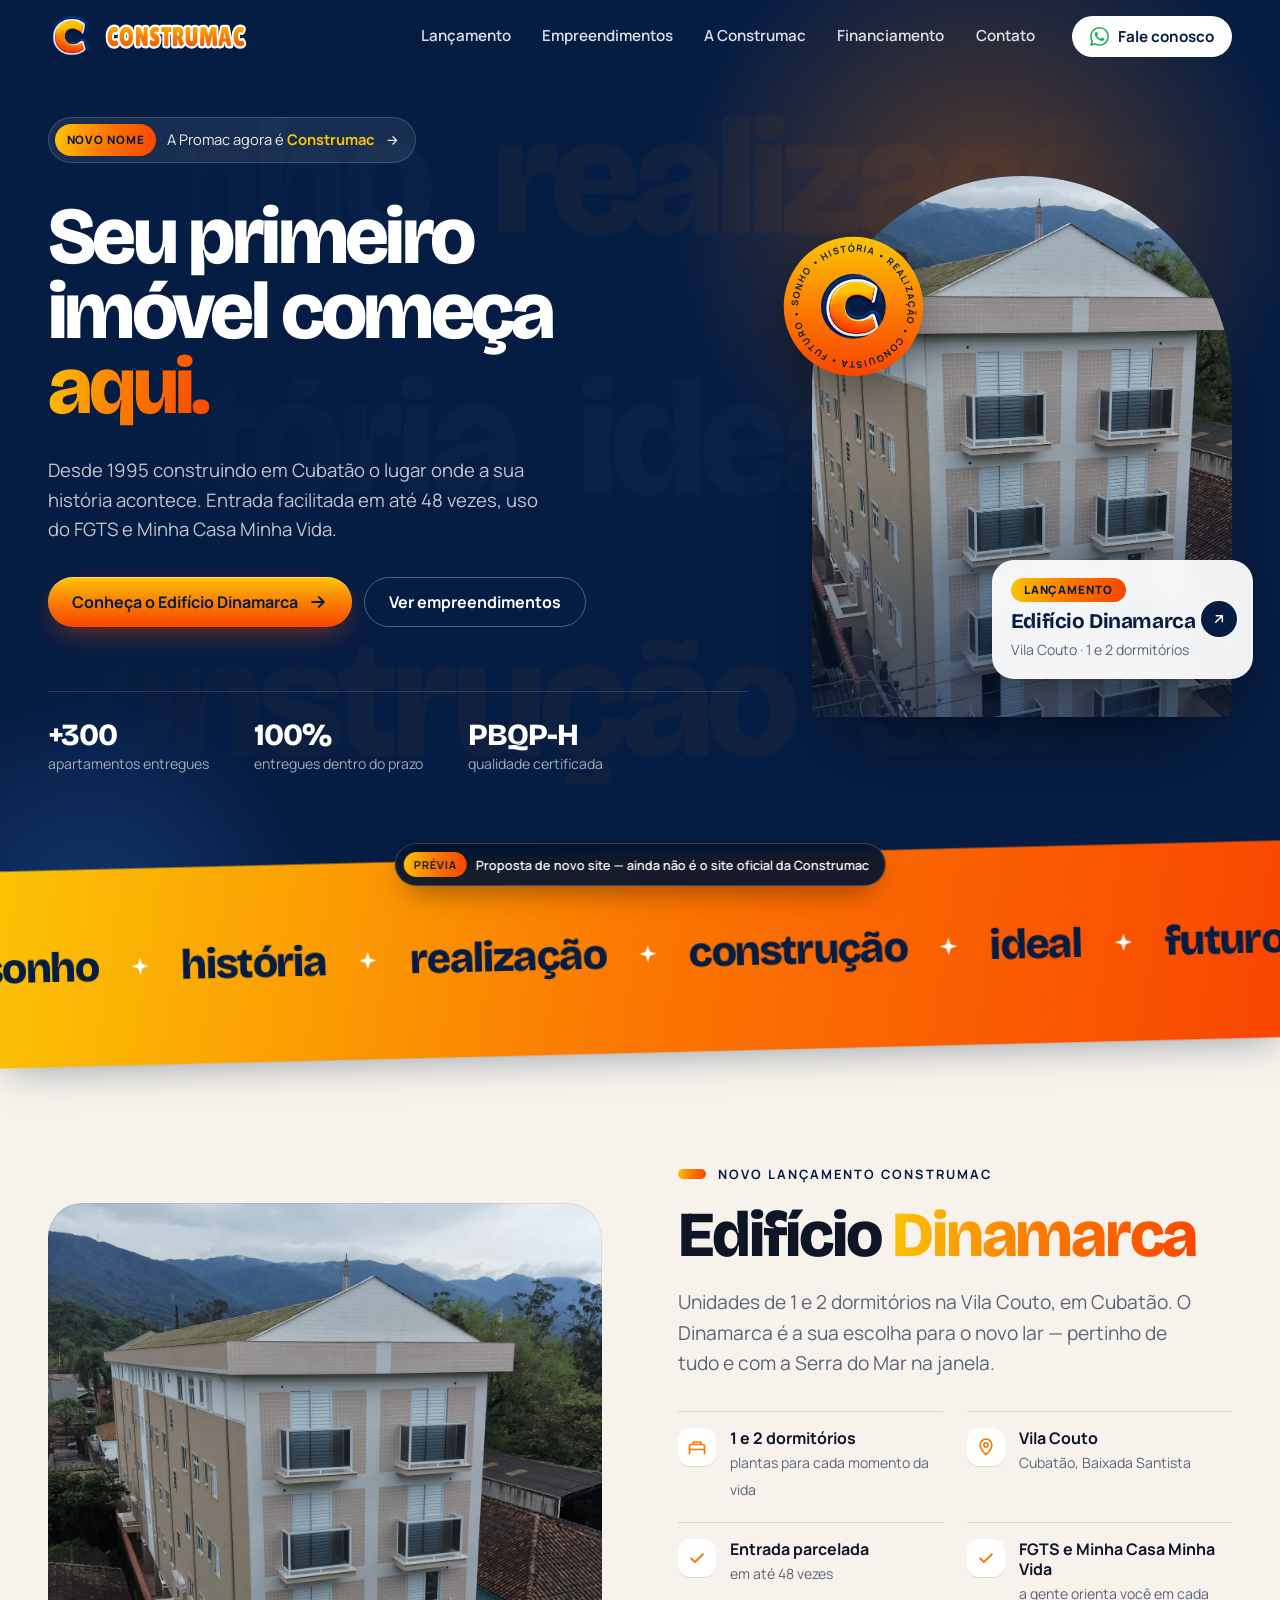
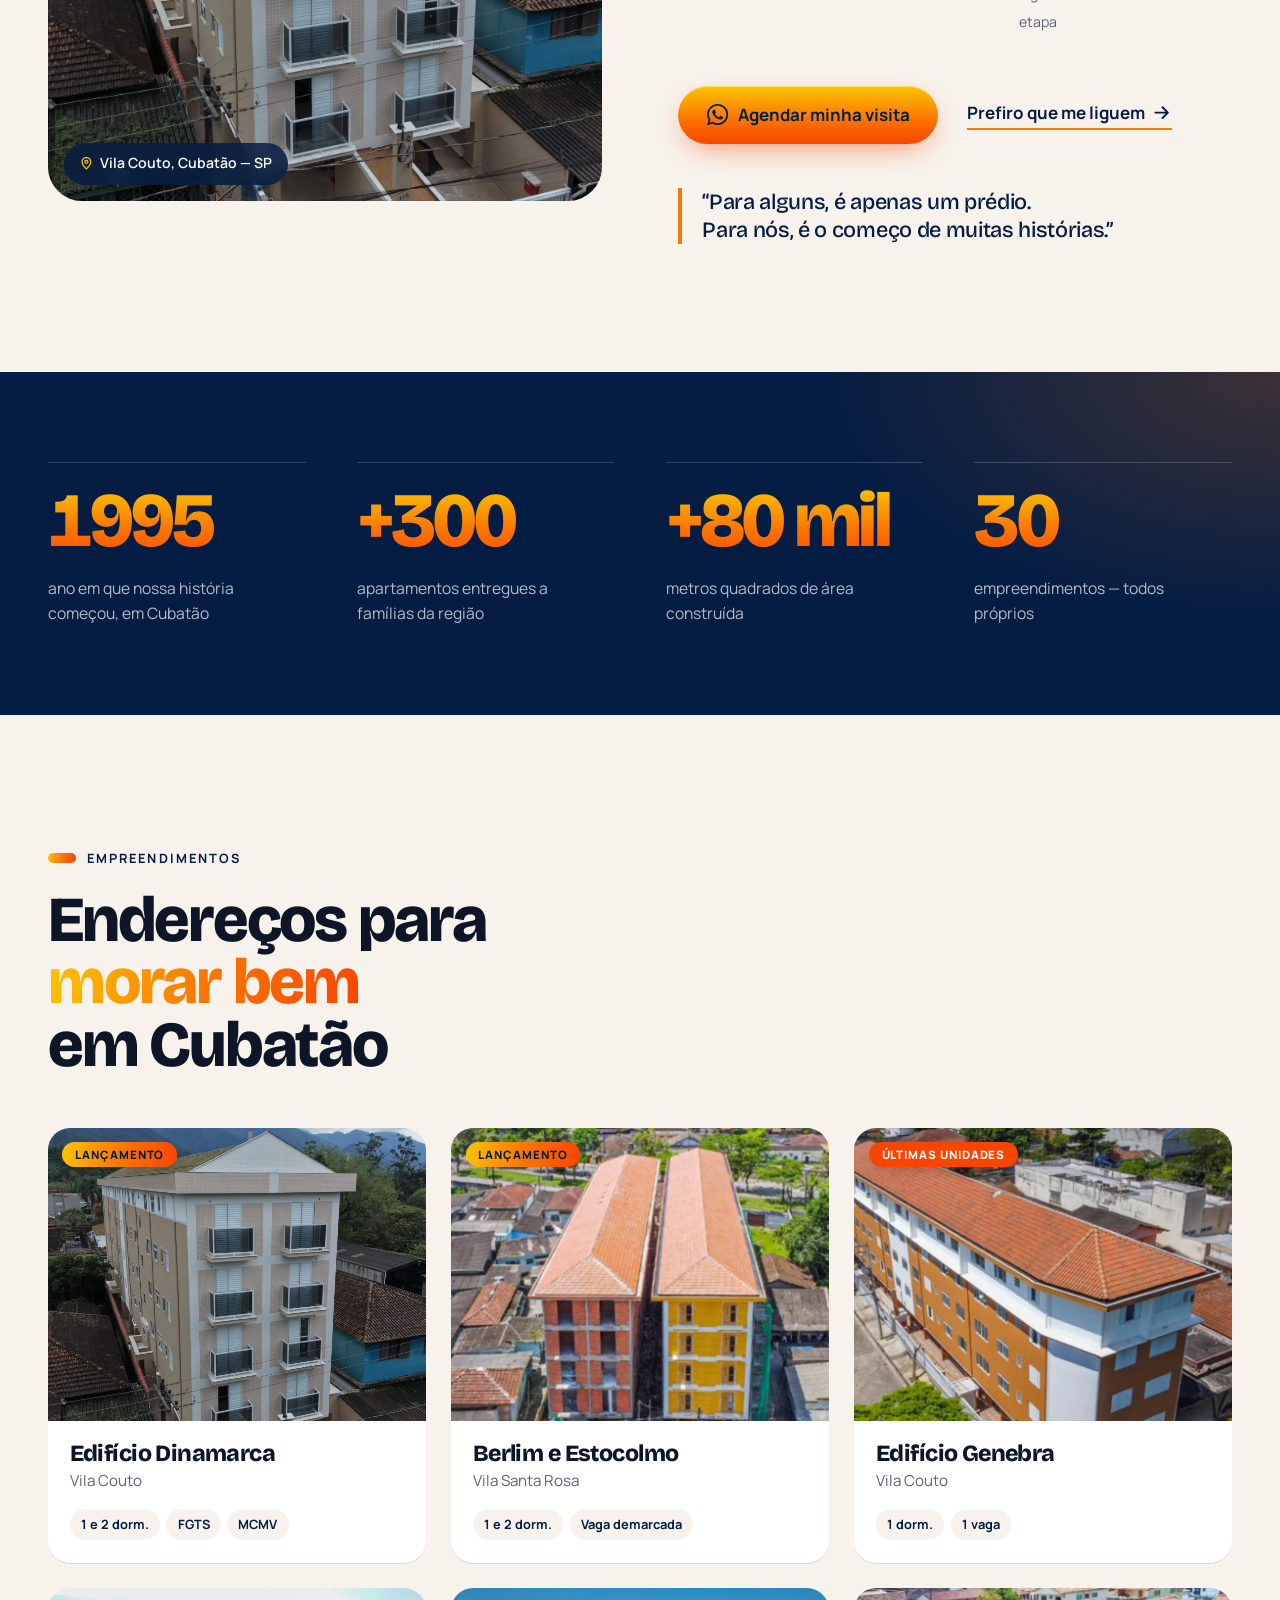
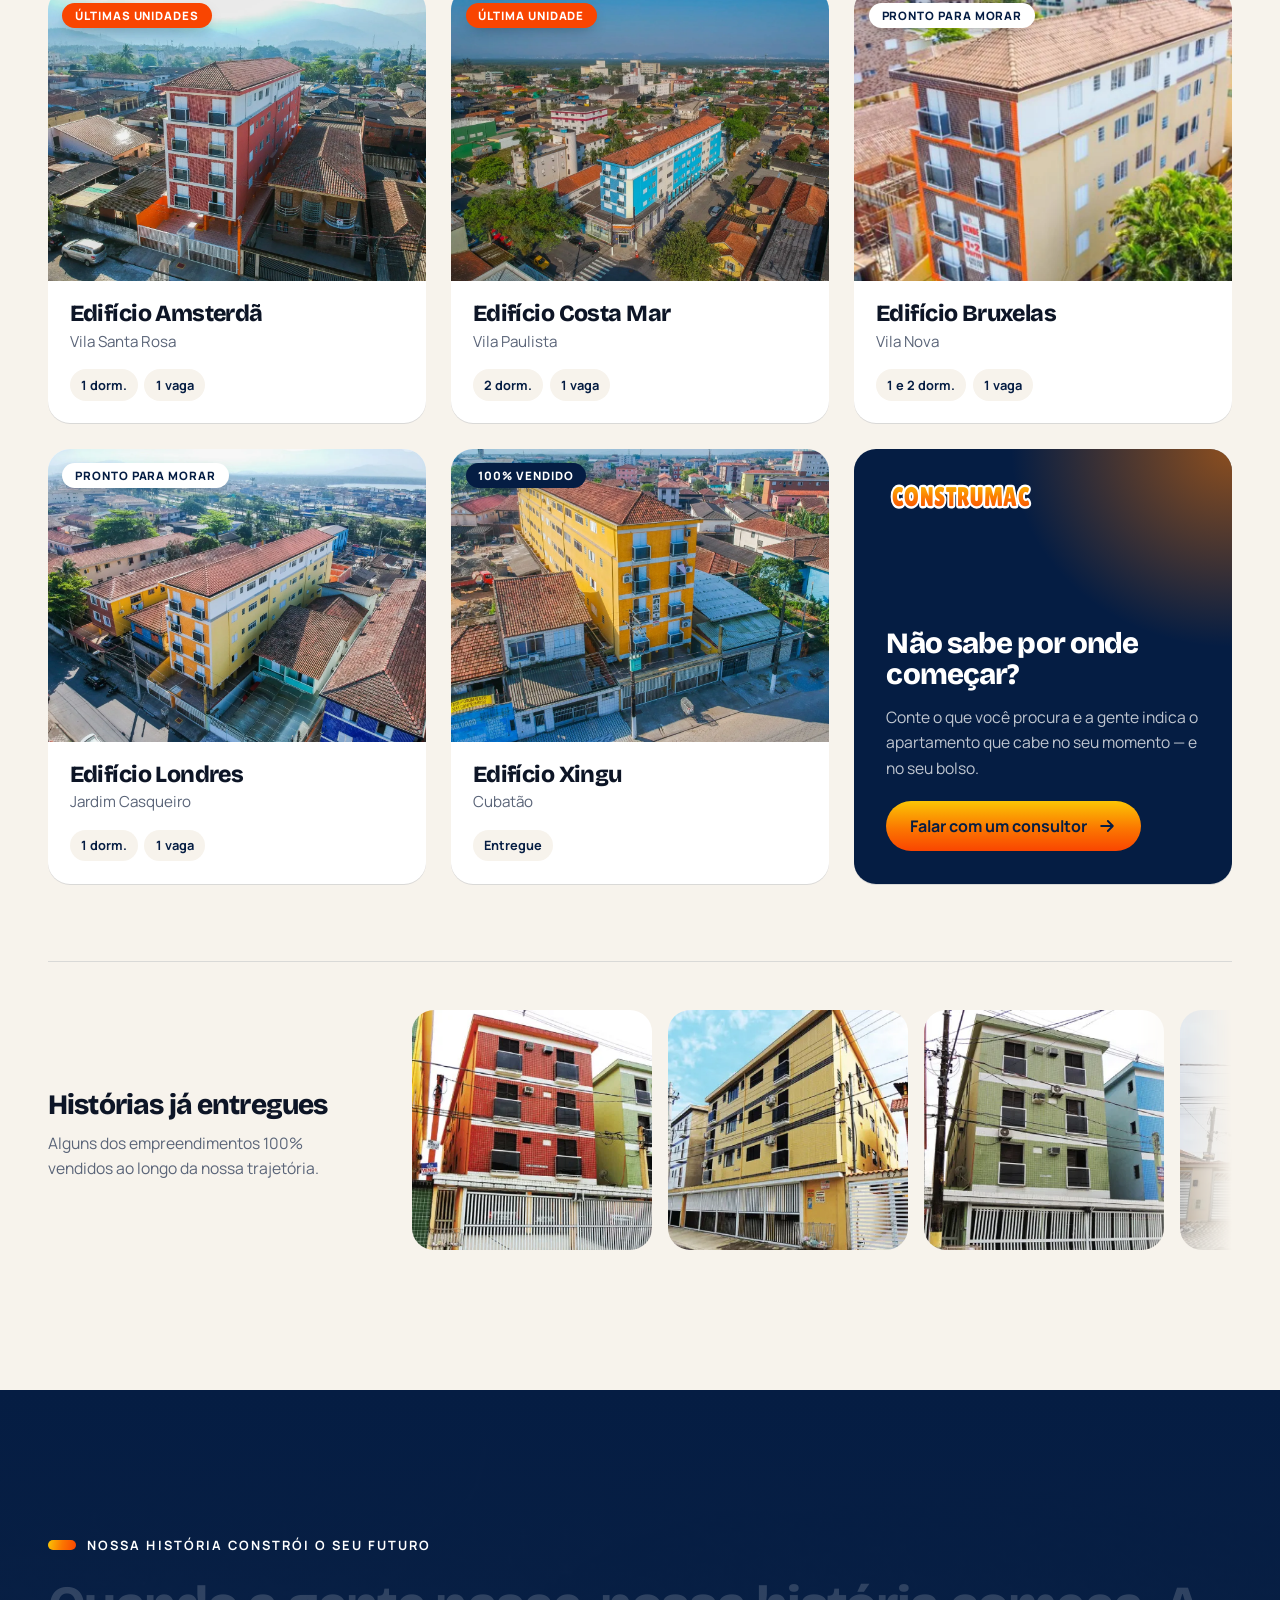
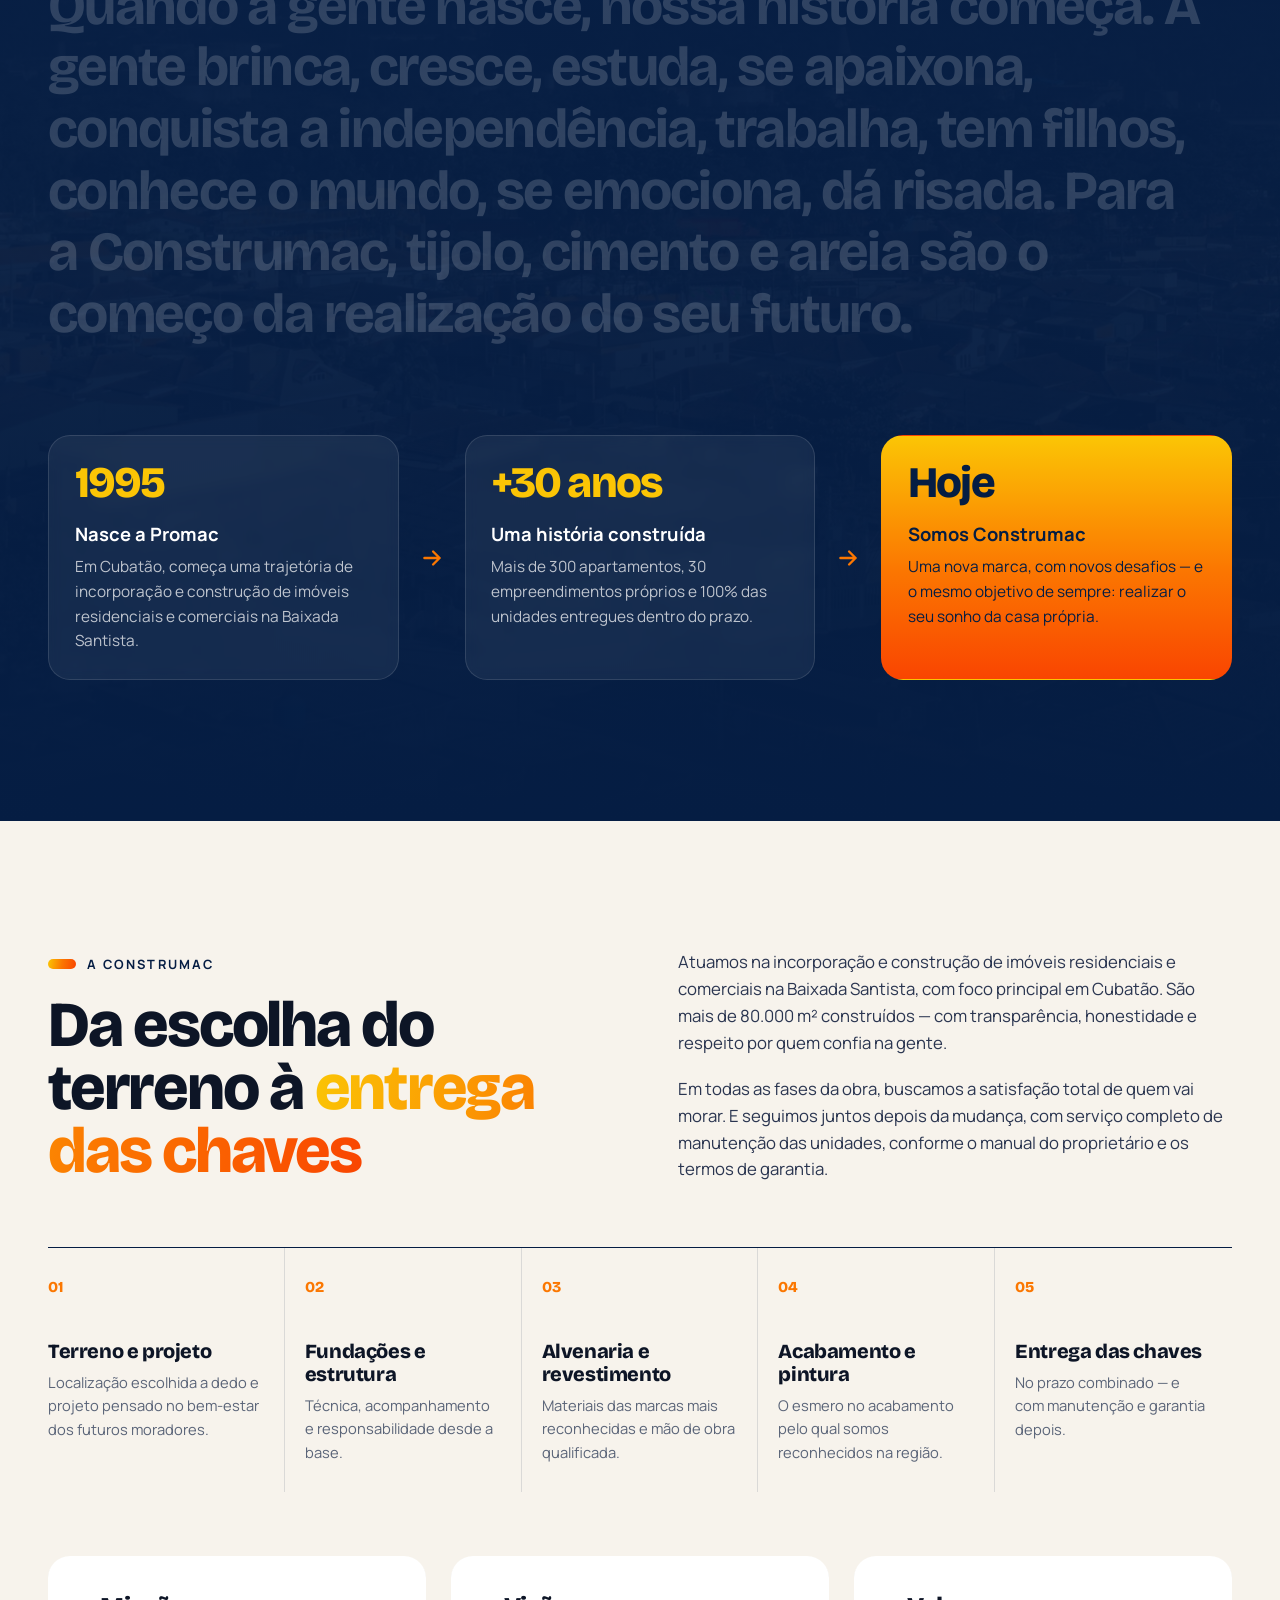
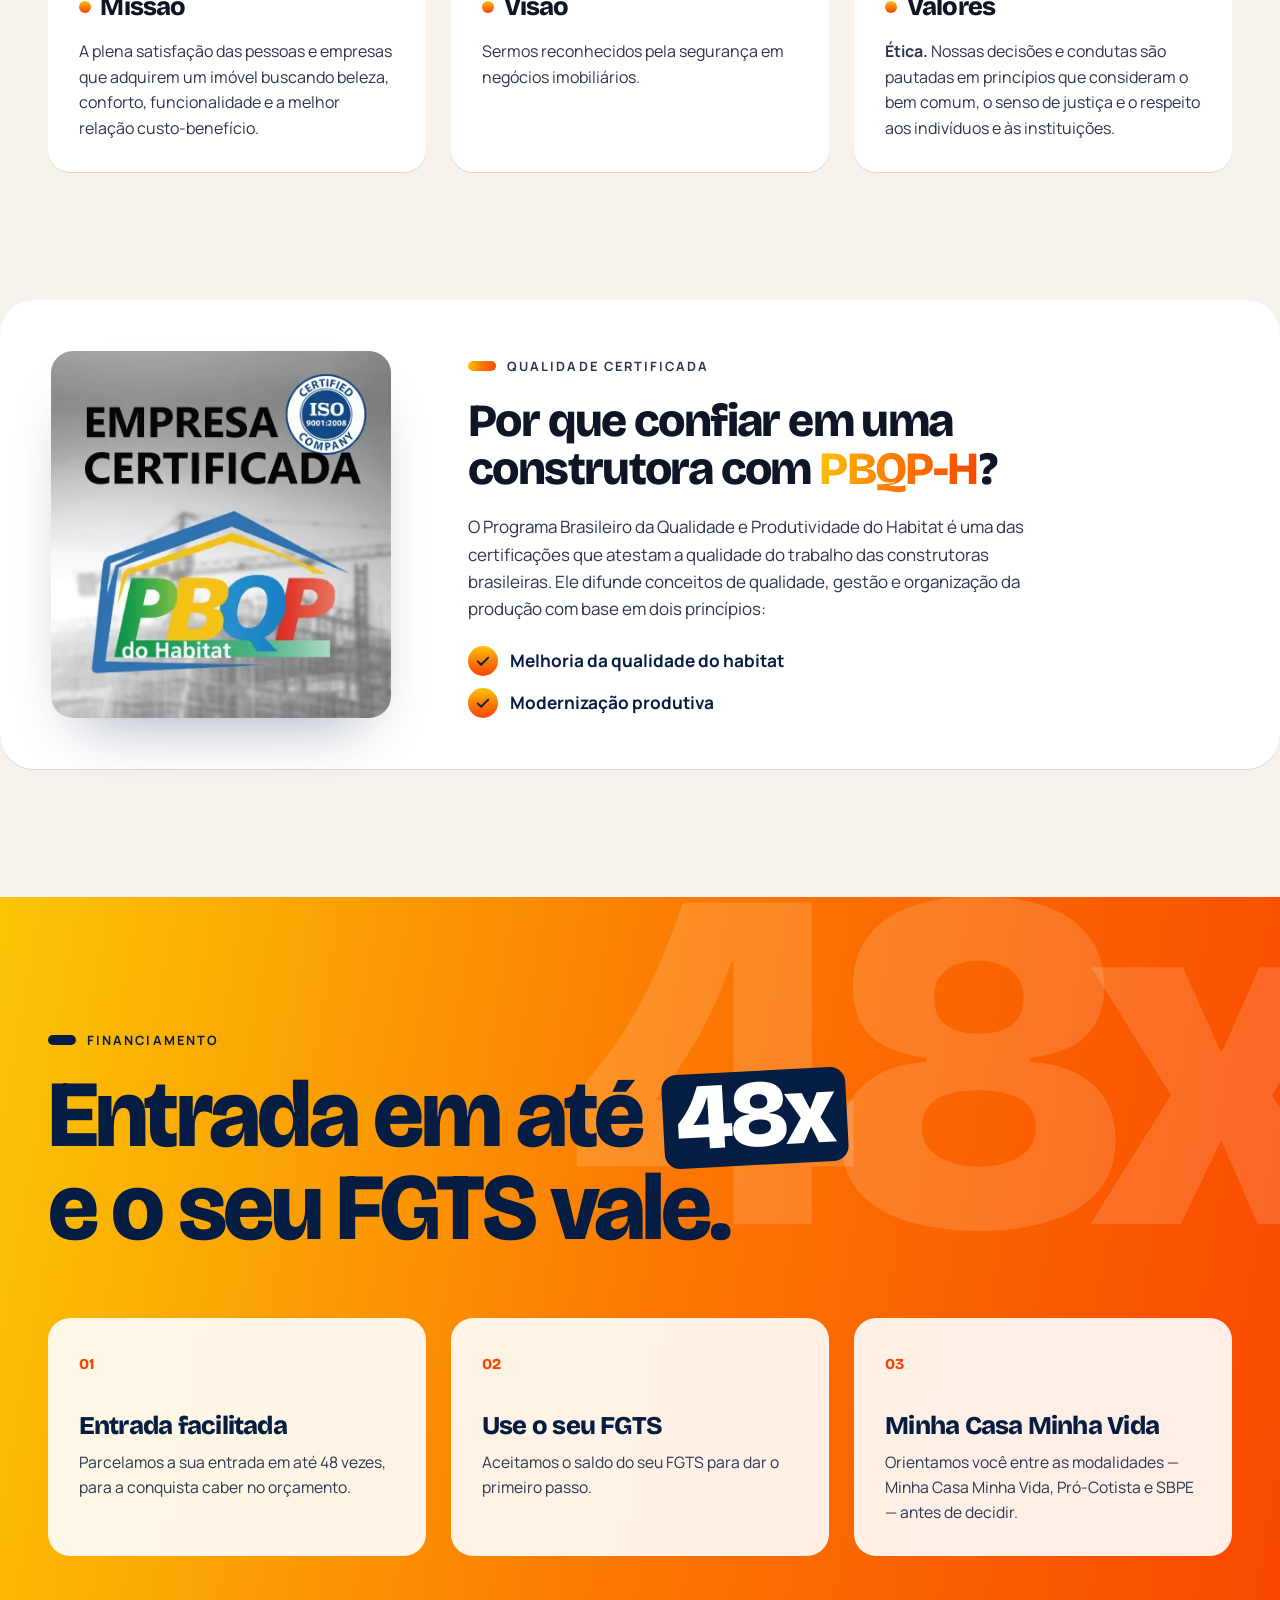
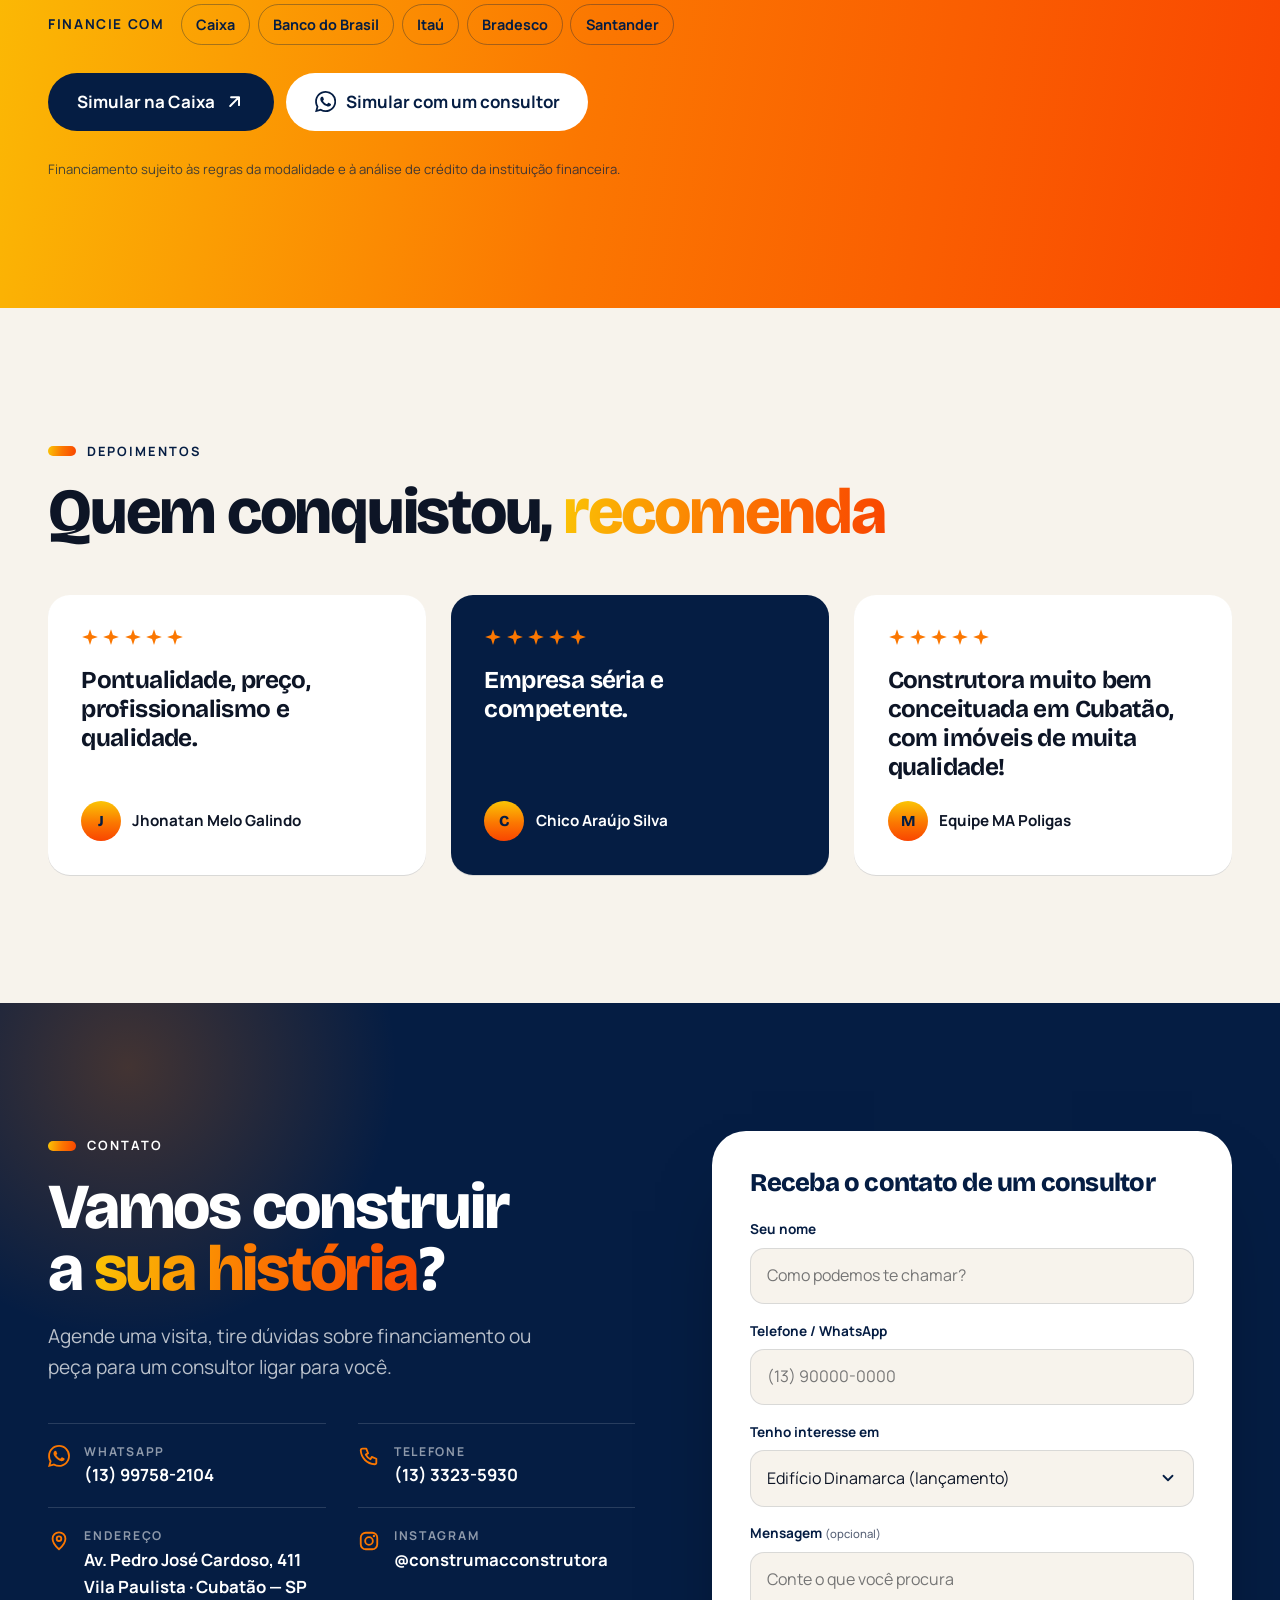
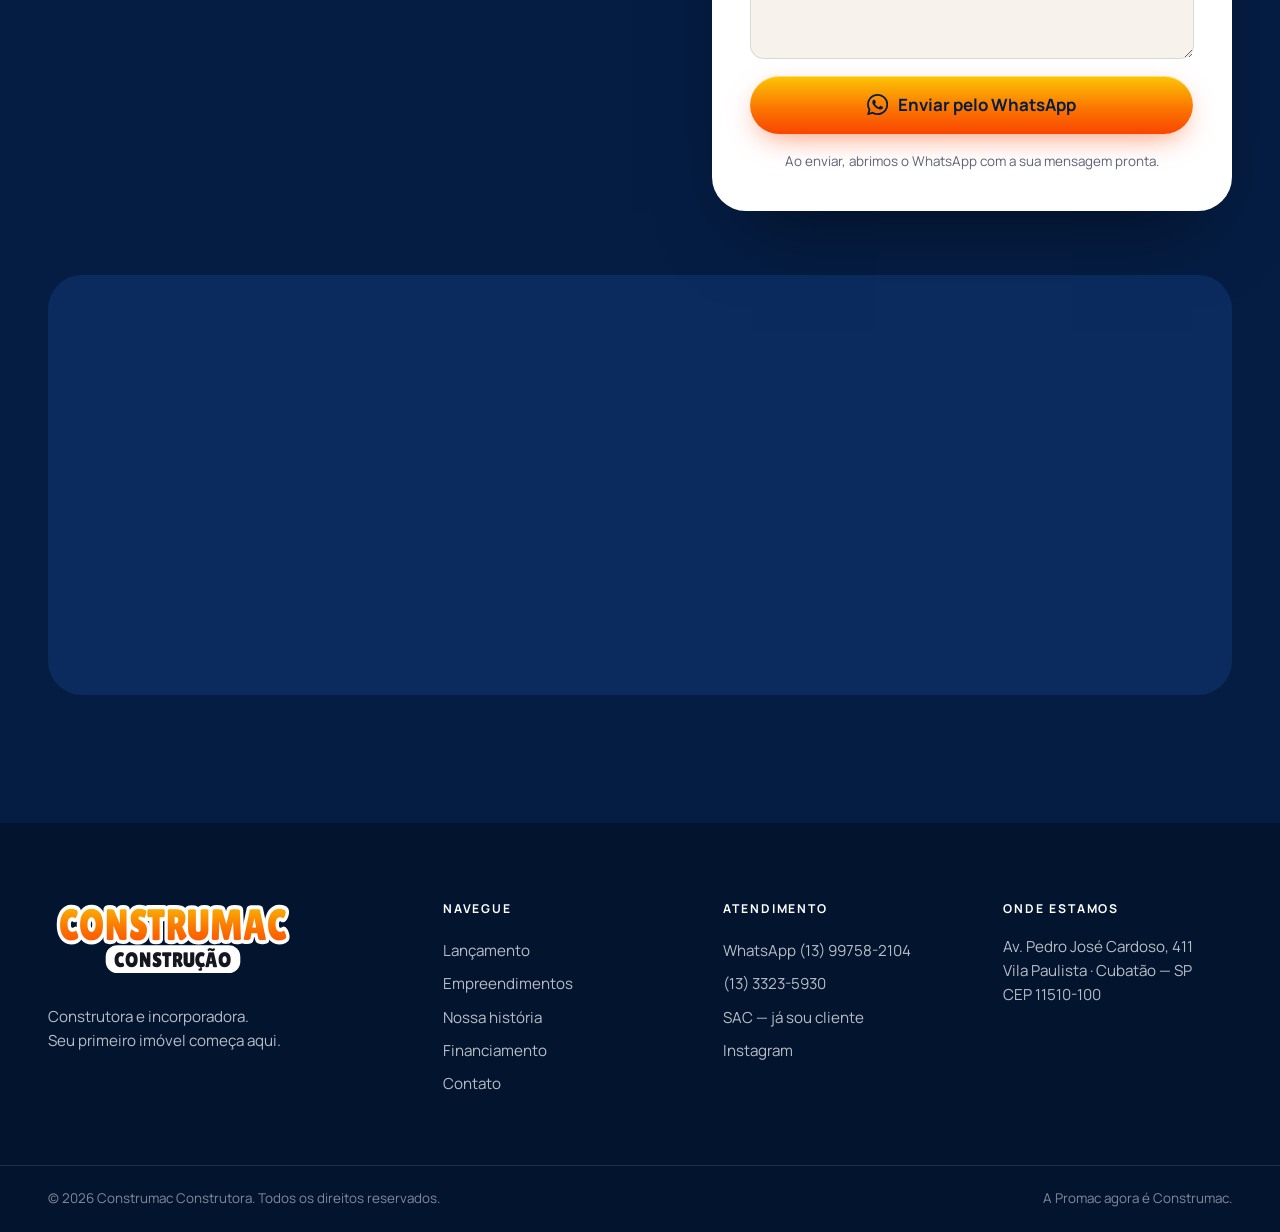
<file: docs/index.html>
<!DOCTYPE html>
<html lang="pt-BR">
<head>
<meta charset="utf-8">
<meta name="viewport" content="width=device-width, initial-scale=1">
<title>Prévia — proposta de novo site Construmac</title>
<meta name="robots" content="noindex, nofollow">
<meta name="description" content="A Promac agora é Construmac. Desde 1995 construindo em Cubatão: mais de 300 apartamentos entregues, entrada em até 48 vezes, FGTS e Minha Casa Minha Vida. Conheça o Edifício Dinamarca, na Vila Couto.">
<meta name="theme-color" content="#051D43">
<meta property="og:type" content="website">
<meta property="og:locale" content="pt_BR">
<meta property="og:title" content="Construmac Construtora — Seu primeiro imóvel começa aqui">
<meta property="og:description" content="Desde 1995 construindo em Cubatão. Entrada em até 48 vezes, FGTS e Minha Casa Minha Vida.">
<meta property="og:image" content="assets/img/og.jpg">
<link rel="icon" type="image/png" href="assets/img/favicon.png">
<link rel="apple-touch-icon" href="assets/img/emblema-512.png">
<link rel="preconnect" href="https://fonts.googleapis.com">
<link rel="preconnect" href="https://fonts.gstatic.com" crossorigin>
<link href="https://fonts.googleapis.com/css2?family=Bricolage+Grotesque:opsz,wght@12..96,500;12..96,700;12..96,800&family=Lilita+One&family=Manrope:wght@400;500;600;700&display=swap" rel="stylesheet">
<link rel="preload" as="image" href="assets/img/dinamarca-tall.webp">
<link rel="stylesheet" href="css/style.css">
<script>document.documentElement.classList.add('js')</script>
<script type="application/ld+json">
{
  "@context": "https://schema.org",
  "@type": "GeneralContractor",
  "name": "Construmac Construtora",
  "alternateName": "Promac Empreendimentos Imobiliários",
  "foundingDate": "1995",
  "areaServed": "Cubatão, Baixada Santista - SP",
  "address": {
    "@type": "PostalAddress",
    "streetAddress": "Av. Pedro José Cardoso, 411 - Vila Paulista",
    "addressLocality": "Cubatão",
    "addressRegion": "SP",
    "postalCode": "11510-100",
    "addressCountry": "BR"
  },
  "telephone": "+55 13 3323-5930",
  "sameAs": ["https://www.instagram.com/construmacconstrutora/"]
}
</script>
<style>
.previa{position:fixed;left:50%;bottom:14px;transform:translateX(-50%);z-index:95;display:flex;align-items:center;gap:.6rem;max-width:calc(100vw - 110px);padding:.5rem .95rem .5rem .5rem;border-radius:999px;background:rgba(3,20,47,.92);color:#fff;font:600 .8rem/1.25 Manrope,system-ui,sans-serif;box-shadow:0 12px 30px -12px rgba(0,0,0,.6);border:1px solid rgba(255,255,255,.18);backdrop-filter:blur(8px);-webkit-backdrop-filter:blur(8px)}
.previa b{flex:none;padding:.35rem .6rem;border-radius:999px;background:linear-gradient(100deg,#FBC505,#FB7701,#F94501);color:#051D43;font-size:.68rem;letter-spacing:.1em;text-transform:uppercase}
.map--link{position:relative;display:grid;place-items:center;text-align:center;color:#fff;isolation:isolate}
.map--link img{position:absolute;inset:0;width:100%;height:100%;object-fit:cover;z-index:-2}
.map--link::before{content:"";position:absolute;inset:0;z-index:-1;background:rgba(5,29,67,.68)}
.map--link strong{display:block;font-family:"Bricolage Grotesque",sans-serif;font-size:clamp(1.4rem,3vw,2.2rem);letter-spacing:-.03em;line-height:1.1;margin-bottom:.9rem}
@media (max-width:620px){.previa{left:14px;transform:none;max-width:calc(100vw - 96px);font-size:.72rem}}
</style>
</head>
<body>

<!-- Sprite: logo e ícones -->
<svg width="0" height="0" style="position:absolute" aria-hidden="true" focusable="false">
  <defs>
    <linearGradient id="lg-brand" x1="0" y1="0" x2="0" y2="1">
      <stop offset="0" stop-color="#FBC505"/>
      <stop offset=".55" stop-color="#FB7701"/>
      <stop offset="1" stop-color="#F94501"/>
    </linearGradient>
    <symbol id="i-wa" viewBox="0 0 24 24"><path fill="currentColor" d="M17.472 14.382c-.297-.149-1.758-.867-2.03-.967-.273-.099-.471-.148-.67.15-.197.297-.767.966-.94 1.164-.173.199-.347.223-.644.075-.297-.15-1.255-.463-2.39-1.475-.883-.788-1.48-1.761-1.653-2.059-.173-.297-.018-.458.13-.606.134-.133.298-.347.446-.52.149-.174.198-.298.298-.497.099-.198.05-.371-.025-.52-.075-.149-.669-1.612-.916-2.207-.242-.579-.487-.5-.669-.51-.173-.008-.371-.01-.57-.01-.198 0-.52.074-.792.372-.272.297-1.04 1.016-1.04 2.479 0 1.462 1.065 2.875 1.213 3.074.149.198 2.096 3.2 5.077 4.487.709.306 1.262.489 1.694.625.712.227 1.36.195 1.871.118.571-.085 1.758-.719 2.006-1.413.248-.694.248-1.289.173-1.413-.074-.124-.272-.198-.57-.347m-5.421 7.403h-.004a9.87 9.87 0 01-5.031-1.378l-.361-.214-3.741.982.998-3.648-.235-.374a9.86 9.86 0 01-1.51-5.26c.001-5.45 4.436-9.884 9.888-9.884 2.64 0 5.122 1.03 6.988 2.898a9.825 9.825 0 012.893 6.994c-.003 5.45-4.437 9.884-9.885 9.884m8.413-18.297A11.815 11.815 0 0012.05 0C5.495 0 .16 5.335.157 11.892c0 2.096.547 4.142 1.588 5.945L.057 24l6.305-1.654a11.882 11.882 0 005.683 1.448h.005c6.554 0 11.89-5.335 11.893-11.893a11.821 11.821 0 00-3.48-8.413z"/></symbol>
    <symbol id="i-arrow" viewBox="0 0 24 24"><path fill="none" stroke="currentColor" stroke-width="2.2" stroke-linecap="round" stroke-linejoin="round" d="M5 12h14M13 6l6 6-6 6"/></symbol>
    <symbol id="i-arrow-ur" viewBox="0 0 24 24"><path fill="none" stroke="currentColor" stroke-width="2.2" stroke-linecap="round" stroke-linejoin="round" d="M7 17L17 7M8 7h9v9"/></symbol>
    <symbol id="i-ig" viewBox="0 0 24 24"><g fill="none" stroke="currentColor" stroke-width="2"><rect x="3" y="3" width="18" height="18" rx="5.5"/><circle cx="12" cy="12" r="4.2"/></g><circle cx="17.4" cy="6.6" r="1.3" fill="currentColor"/></symbol>
    <symbol id="i-pin" viewBox="0 0 24 24"><path fill="none" stroke="currentColor" stroke-width="2" stroke-linejoin="round" d="M12 21s7-6.1 7-11.5A7 7 0 0 0 5 9.500C5 14.9 12 21 12 21z"/><circle cx="12" cy="9.500" r="2.500" fill="none" stroke="currentColor" stroke-width="2"/></symbol>
    <symbol id="i-phone" viewBox="0 0 24 24"><path fill="none" stroke="currentColor" stroke-width="2" stroke-linecap="round" stroke-linejoin="round" d="M5 4h4l2 5-2.500 1.500a11 11 0 0 0 5 5L15 13l5 2v4a2 2 0 0 1-2 2A16 16 0 0 1 3 6a2 2 0 0 1 2-2z"/></symbol>
    <symbol id="i-bed" viewBox="0 0 24 24"><path fill="none" stroke="currentColor" stroke-width="2" stroke-linecap="round" stroke-linejoin="round" d="M3 18v-7a2 2 0 0 1 2-2h14a2 2 0 0 1 2 2v7M3 15h18M3 18v2M21 18v2M7 9V7a1 1 0 0 1 1-1h8a1 1 0 0 1 1 1v2"/></symbol>
    <symbol id="i-car" viewBox="0 0 24 24"><path fill="none" stroke="currentColor" stroke-width="2" stroke-linecap="round" stroke-linejoin="round" d="M4 16v-3l2-5a2 2 0 0 1 1.900-1.300h8.200A2 2 0 0 1 18 8l2 5v3M4 16h16M4 16v2M20 16v2M7.500 13h.01M16.500 13h.01"/></symbol>
    <symbol id="i-flame" viewBox="0 0 24 24"><path fill="none" stroke="currentColor" stroke-width="2" stroke-linecap="round" stroke-linejoin="round" d="M12 3c1 3 5 5 5 10a5 5 0 0 1-10 0c0-2 1-3 2-4 0 2 1 3 2 3 0-3-1-6 1-9z"/></symbol>
    <symbol id="i-drop" viewBox="0 0 24 24"><path fill="none" stroke="currentColor" stroke-width="2" stroke-linecap="round" stroke-linejoin="round" d="M12 3s6 6.500 6 11a6 6 0 0 1-12 0c0-4.500 6-11 6-11z"/></symbol>
    <symbol id="i-check" viewBox="0 0 24 24"><path fill="none" stroke="currentColor" stroke-width="2.400" stroke-linecap="round" stroke-linejoin="round" d="M5 12.500l4.500 4.500L19 7.500"/></symbol>
    <symbol id="i-close" viewBox="0 0 24 24"><path fill="none" stroke="currentColor" stroke-width="2.200" stroke-linecap="round" d="M6 6l12 12M18 6L6 18"/></symbol>
    <symbol id="i-star" viewBox="0 0 24 24"><path fill="currentColor" d="M12 1.500l2.600 7.900 7.900 2.600-7.900 2.600-2.600 7.900-2.600-7.900L1.500 12l7.900-2.600z"/></symbol>
    <!-- Logotipo (recriado a partir da fachada; trocar pelo arquivo vetorial oficial) -->
    <symbol id="logo-word" viewBox="0 0 520 110">
      <g font-family="'Lilita One','Arial Black',Impact,sans-serif" font-size="92" text-anchor="middle" stroke-linejoin="round">
        <text class="logo-outer" x="260" y="86" textLength="476" lengthAdjust="spacingAndGlyphs" stroke-width="30">CONSTRUMAC</text>
        <text x="260" y="86" textLength="476" lengthAdjust="spacingAndGlyphs" fill="#fff" stroke="#fff" stroke-width="17">CONSTRUMAC</text>
        <text x="260" y="86" textLength="476" lengthAdjust="spacingAndGlyphs" fill="url(#lg-brand)">CONSTRUMAC</text>
      </g>
    </symbol>
    <symbol id="logo-full" viewBox="0 0 520 168">
      <g font-family="'Lilita One','Arial Black',Impact,sans-serif" text-anchor="middle" stroke-linejoin="round">
        <text class="logo-outer" x="260" y="86" font-size="92" textLength="476" lengthAdjust="spacingAndGlyphs" stroke-width="30">CONSTRUMAC</text>
        <rect class="logo-outer-fill" x="113" y="89" width="294" height="72" rx="30"/>
        <text x="260" y="86" font-size="92" textLength="476" lengthAdjust="spacingAndGlyphs" fill="#fff" stroke="#fff" stroke-width="17">CONSTRUMAC</text>
        <rect x="120" y="96" width="280" height="58" rx="24" fill="#fff"/>
        <text x="260" y="86" font-size="92" textLength="476" lengthAdjust="spacingAndGlyphs" fill="url(#lg-brand)">CONSTRUMAC</text>
        <text x="260" y="141" font-size="44" textLength="244" lengthAdjust="spacingAndGlyphs" fill="#14171d">CONSTRUÇÃO</text>
      </g>
    </symbol>
  </defs>
</svg>

<a class="skip" href="#conteudo">Pular para o conteúdo</a>

<!-- ============ HEADER ============ -->
<header class="header" id="topo">
  <div class="container header__in">
    <a class="brand" href="#topo" aria-label="Construmac — início">
      <img class="brand__mark" src="assets/img/emblema.png" width="44" height="44" alt="">
      <svg class="brand__word" viewBox="0 0 520 110" aria-hidden="true"><use href="#logo-word"/></svg>
    </a>
    <nav class="nav" id="menu" aria-label="Principal">
      <a href="#lancamento">Lançamento</a>
      <a href="#empreendimentos">Empreendimentos</a>
      <a href="#historia">A Construmac</a>
      <a href="#financiamento">Financiamento</a>
      <a href="#contato">Contato</a>
      <a class="nav__sac" href="https://wa.me/5513997582104?text=Oi%2C%20sou%20cliente%20e%20preciso%20de%20suporte!" target="_blank" rel="noopener">Sou cliente (SAC)</a>
    </nav>
    <a class="btn btn--wa header__cta" href="https://wa.me/5513997582104?text=Ol%C3%A1!%20Vim%20pelo%20site%20e%20quero%20saber%20mais%20sobre%20os%20im%C3%B3veis%20da%20Construmac." target="_blank" rel="noopener">
      <svg aria-hidden="true"><use href="#i-wa"/></svg><span>Fale conosco</span>
    </a>
    <button class="burger" aria-label="Abrir menu" aria-expanded="false" aria-controls="menu"><span></span><span></span></button>
  </div>
</header>

<main id="conteudo">

<!-- ============ HERO ============ -->
<section class="hero">
  <div class="hero__wall" aria-hidden="true">
    <div class="wall-row"><div class="wall-track"><span>sonho</span><span class="o">realização</span><span>história</span><span>construção</span><span class="o">ideal</span><span>futuro</span><span>conquista</span><span>sonho</span><span class="o">realização</span><span>história</span><span>construção</span><span class="o">ideal</span><span>futuro</span><span>conquista</span></div></div>
    <div class="wall-row wall-row--rev"><div class="wall-track"><span>história</span><span>ideal</span><span class="o">futuro</span><span>construção</span><span>sonho</span><span class="o">conquista</span><span>realização</span><span>história</span><span>ideal</span><span class="o">futuro</span><span>construção</span><span>sonho</span><span class="o">conquista</span><span>realização</span></div></div>
    <div class="wall-row"><div class="wall-track"><span class="o">construção</span><span>sonho</span><span>ideal</span><span>história</span><span class="o">realização</span><span>conquista</span><span>futuro</span><span class="o">construção</span><span>sonho</span><span>ideal</span><span>história</span><span class="o">realização</span><span>conquista</span><span>futuro</span></div></div>
  </div>

  <div class="container hero__grid">
    <div class="hero__copy">
      <a class="pill" href="#historia">
        <span class="pill__tag">Novo nome</span>
        <span>A Promac agora é <strong>Construmac</strong></span>
        <svg aria-hidden="true"><use href="#i-arrow"/></svg>
      </a>
      <h1 class="hero__title">
        <span class="line"><span>Seu primeiro</span></span>
        <span class="line"><span>imóvel começa</span></span>
        <span class="line"><span><em>aqui.</em></span></span>
      </h1>
      <p class="hero__lead">Desde 1995 construindo em Cubatão o lugar onde a sua história acontece. Entrada facilitada em até 48 vezes, uso do FGTS e Minha Casa Minha Vida.</p>
      <div class="hero__cta">
        <a class="btn btn--primary" href="#lancamento">Conheça o Edifício Dinamarca <svg aria-hidden="true"><use href="#i-arrow"/></svg></a>
        <a class="btn btn--ghost" href="#empreendimentos">Ver empreendimentos</a>
      </div>
      <ul class="hero__facts">
        <li><strong>+300</strong><span>apartamentos entregues</span></li>
        <li><strong>100%</strong><span>entregues dentro do prazo</span></li>
        <li><strong>PBQP-H</strong><span>qualidade certificada</span></li>
      </ul>
    </div>

    <div class="hero__visual">
      <div class="arch">
        <img src="assets/img/dinamarca-tall.webp" width="1100" height="1631" alt="Edifício Dinamarca, na Vila Couto em Cubatão, com a Serra do Mar ao fundo" fetchpriority="high">
      </div>
      <svg class="seal" viewBox="0 0 200 200" aria-hidden="true">
        <defs><path id="seal-path" d="M100,100 m-78,0 a78,78 0 1,1 156,0 a78,78 0 1,1 -156,0"/><clipPath id="seal-clip"><circle cx="100" cy="100" r="46"/></clipPath></defs>
        <circle cx="100" cy="100" r="99" fill="url(#lg-brand)"/>
        <g class="seal__spin"><text font-family="Manrope,sans-serif" font-weight="700" font-size="13" fill="#051D43"><textPath href="#seal-path" textLength="482" lengthAdjust="spacing">SONHO • HISTÓRIA • REALIZAÇÃO • CONQUISTA • FUTURO •</textPath></text></g>
        <image href="assets/img/emblema.png" x="50" y="50" width="100" height="100" clip-path="url(#seal-clip)"/>
      </svg>
      <a class="hero__card" href="#lancamento">
        <span class="tag tag--launch">Lançamento</span>
        <strong>Edifício Dinamarca</strong>
        <span>Vila Couto · 1 e 2 dormitórios</span>
        <i aria-hidden="true"><svg><use href="#i-arrow-ur"/></svg></i>
      </a>
    </div>
  </div>
</section>

<!-- ============ FAIXA ============ -->
<div class="band" aria-hidden="true">
  <div class="band__track">
    <span>sonho</span><svg><use href="#i-star"/></svg><span>história</span><svg><use href="#i-star"/></svg><span>realização</span><svg><use href="#i-star"/></svg><span>construção</span><svg><use href="#i-star"/></svg><span>ideal</span><svg><use href="#i-star"/></svg><span>futuro</span><svg><use href="#i-star"/></svg><span>conquista</span><svg><use href="#i-star"/></svg>
    <span>sonho</span><svg><use href="#i-star"/></svg><span>história</span><svg><use href="#i-star"/></svg><span>realização</span><svg><use href="#i-star"/></svg><span>construção</span><svg><use href="#i-star"/></svg><span>ideal</span><svg><use href="#i-star"/></svg><span>futuro</span><svg><use href="#i-star"/></svg><span>conquista</span><svg><use href="#i-star"/></svg>
  </div>
</div>

<!-- ============ LANÇAMENTO ============ -->
<section class="launch section" id="lancamento">
  <div class="container launch__grid">
    <figure class="launch__media" data-reveal>
      <img src="assets/img/dinamarca.webp" width="1500" height="1500" loading="lazy" alt="Fachada do Edifício Dinamarca vista de cima">
      <figcaption><svg aria-hidden="true"><use href="#i-pin"/></svg> Vila Couto, Cubatão — SP</figcaption>
    </figure>
    <div class="launch__copy">
      <p class="eyebrow" data-reveal><span></span>Novo lançamento Construmac</p>
      <h2 class="h-xl" data-reveal>Edifício <em>Dinamarca</em></h2>
      <p class="lead" data-reveal>Unidades de 1 e 2 dormitórios na Vila Couto, em Cubatão. O Dinamarca é a sua escolha para o novo lar — pertinho de tudo e com a Serra do Mar na janela.</p>
      <ul class="specs" data-reveal>
        <li><svg aria-hidden="true"><use href="#i-bed"/></svg><div><strong>1 e 2 dormitórios</strong><span>plantas para cada momento da vida</span></div></li>
        <li><svg aria-hidden="true"><use href="#i-pin"/></svg><div><strong>Vila Couto</strong><span>Cubatão, Baixada Santista</span></div></li>
        <li><svg aria-hidden="true"><use href="#i-check"/></svg><div><strong>Entrada parcelada</strong><span>em até 48 vezes</span></div></li>
        <li><svg aria-hidden="true"><use href="#i-check"/></svg><div><strong>FGTS e Minha Casa Minha Vida</strong><span>a gente orienta você em cada etapa</span></div></li>
      </ul>
      <div class="launch__cta" data-reveal>
        <a class="btn btn--primary btn--lg" href="https://wa.me/5513997582104?text=Oi%2C%20tenho%20interesse%20no%20Edif%C3%ADcio%20Dinamarca!" target="_blank" rel="noopener"><svg aria-hidden="true"><use href="#i-wa"/></svg>Agendar minha visita</a>
        <a class="link" href="#contato">Prefiro que me liguem <svg aria-hidden="true"><use href="#i-arrow"/></svg></a>
      </div>
      <blockquote class="launch__quote" data-reveal>
        “Para alguns, é apenas um prédio.<br>Para nós, é o começo de muitas histórias.”
      </blockquote>
    </div>
  </div>
</section>

<!-- ============ NÚMEROS ============ -->
<section class="numbers" aria-label="Construmac em números">
  <div class="container numbers__grid">
    <div class="num" data-reveal><strong><span data-count="1995" data-plain>1995</span></strong><p>ano em que nossa história começou, em Cubatão</p></div>
    <div class="num" data-reveal><strong>+<span data-count="300">300</span></strong><p>apartamentos entregues a famílias da região</p></div>
    <div class="num" data-reveal><strong>+<span data-count="80">80</span> mil</strong><p>metros quadrados de área construída</p></div>
    <div class="num" data-reveal><strong><span data-count="30">30</span></strong><p>empreendimentos — todos próprios</p></div>
  </div>
</section>

<!-- ============ EMPREENDIMENTOS ============ -->
<section class="works section" id="empreendimentos">
  <div class="container">
    <div class="section__head">
      <div>
        <p class="eyebrow" data-reveal><span></span>Empreendimentos</p>
        <h2 class="h-xl" data-reveal>Endereços para <em>morar bem</em> em Cubatão</h2>
      </div>
      <div class="filters" role="group" aria-label="Filtrar empreendimentos" data-reveal>
        <button class="chip is-on" data-filter="todos" aria-pressed="true">Todos</button>
        <button class="chip" data-filter="lancamento" aria-pressed="false">Lançamentos</button>
        <button class="chip" data-filter="disponivel" aria-pressed="false">Disponíveis</button>
        <button class="chip" data-filter="vendido" aria-pressed="false">100% vendidos</button>
      </div>
    </div>

    <div class="grid" id="grade">
      <article class="card" data-cat="lancamento" data-reveal
        data-name="Edifício Dinamarca" data-status="Lançamento" data-place="Vila Couto · Cubatão"
        data-desc="O novo lançamento da Construmac, com unidades de 1 e 2 dormitórios na Vila Couto. Agende sua visita e conheça de perto."
        data-specs="1 e 2 dormitórios|Entrada parcelada|Aceita FGTS|Minha Casa Minha Vida"
        data-gallery="dinamarca.webp">
        <button class="card__btn" aria-label="Ver detalhes do Edifício Dinamarca">
          <div class="card__img"><img src="assets/img/dinamarca.webp" width="1500" height="1500" loading="lazy" alt="Edifício Dinamarca"><span class="tag tag--launch">Lançamento</span><i aria-hidden="true"><svg><use href="#i-arrow-ur"/></svg></i></div>
          <div class="card__body"><h3>Edifício Dinamarca</h3><p>Vila Couto</p><ul><li>1 e 2 dorm.</li><li>FGTS</li><li>MCMV</li></ul></div>
        </button>
      </article>

      <article class="card" data-cat="lancamento" data-reveal
        data-name="Edifícios Berlim e Estocolmo" data-status="Lançamento" data-place="Vila Santa Rosa · Cubatão"
        data-desc="Duas torres lado a lado na Vila Santa Rosa, com plantas de 1 e 2 dormitórios e vaga demarcada."
        data-specs="1 e 2 dormitórios|Vaga demarcada|Gás encanado|Água individual"
        data-gallery="berlim-e-estocolmo.webp">
        <button class="card__btn" aria-label="Ver detalhes dos Edifícios Berlim e Estocolmo">
          <div class="card__img"><img src="assets/img/berlim-e-estocolmo.webp" width="1000" height="598" loading="lazy" alt="Edifícios Berlim e Estocolmo"><span class="tag tag--launch">Lançamento</span><i aria-hidden="true"><svg><use href="#i-arrow-ur"/></svg></i></div>
          <div class="card__body"><h3>Berlim e Estocolmo</h3><p>Vila Santa Rosa</p><ul><li>1 e 2 dorm.</li><li>Vaga demarcada</li></ul></div>
        </button>
      </article>

      <article class="card" data-cat="disponivel" data-reveal
        data-name="Edifício Genebra" data-status="Últimas unidades" data-place="Vila Couto · Cubatão"
        data-desc="Apartamentos de 1 dormitório com vaga de garagem na Vila Couto."
        data-specs="1 dormitório|1 vaga|Gás encanado|Água individual"
        data-gallery="genebra.webp">
        <button class="card__btn" aria-label="Ver detalhes do Edifício Genebra">
          <div class="card__img"><img src="assets/img/genebra.webp" width="1000" height="598" loading="lazy" alt="Edifício Genebra"><span class="tag tag--last">Últimas unidades</span><i aria-hidden="true"><svg><use href="#i-arrow-ur"/></svg></i></div>
          <div class="card__body"><h3>Edifício Genebra</h3><p>Vila Couto</p><ul><li>1 dorm.</li><li>1 vaga</li></ul></div>
        </button>
      </article>

      <article class="card" data-cat="disponivel" data-reveal
        data-name="Edifício Amsterdã" data-status="Últimas unidades" data-place="Rua Piauí, 82 · Vila Santa Rosa · Cubatão"
        data-desc="Excelente localização na Vila Santa Rosa. Entrada parcelada, aceita FGTS e Minha Casa Minha Vida."
        data-specs="1 dormitório|1 vaga|Gás encanado|Água individual"
        data-map="R. Piauí, 82 - Vila Santa Rosa, Cubatão - SP"
        data-gallery="amsterda.webp,amsterda-2.webp,amsterda-3.webp,amsterda-4.webp">
        <button class="card__btn" aria-label="Ver detalhes do Edifício Amsterdã">
          <div class="card__img"><img src="assets/img/amsterda.webp" width="1280" height="960" loading="lazy" alt="Edifício Amsterdã"><span class="tag tag--last">Últimas unidades</span><i aria-hidden="true"><svg><use href="#i-arrow-ur"/></svg></i></div>
          <div class="card__body"><h3>Edifício Amsterdã</h3><p>Vila Santa Rosa</p><ul><li>1 dorm.</li><li>1 vaga</li></ul></div>
        </button>
      </article>

      <article class="card" data-cat="disponivel" data-reveal
        data-name="Edifício Costa Mar" data-status="Última unidade" data-place="Av. Pedro José Cardoso, 411 · Vila Paulista · Cubatão"
        data-desc="Na Vila Paulista, com excelente localização. Entrada parcelada, aceita FGTS e Minha Casa Minha Vida."
        data-specs="2 dormitórios|1 vaga|Gás encanado|Água individual"
        data-map="Av. Pedro José Cardoso, 411 - Vila Paulista, Cubatão - SP"
        data-gallery="costa-mar.webp,costa-mar-2.webp,costa-mar-3.webp">
        <button class="card__btn" aria-label="Ver detalhes do Edifício Costa Mar">
          <div class="card__img"><img src="assets/img/costa-mar.webp" width="1280" height="960" loading="lazy" alt="Edifício Costa Mar"><span class="tag tag--last">Última unidade</span><i aria-hidden="true"><svg><use href="#i-arrow-ur"/></svg></i></div>
          <div class="card__body"><h3>Edifício Costa Mar</h3><p>Vila Paulista</p><ul><li>2 dorm.</li><li>1 vaga</li></ul></div>
        </button>
      </article>

      <article class="card" data-cat="disponivel" data-reveal
        data-name="Edifício Bruxelas" data-status="Pronto para morar" data-place="Vila Nova · Cubatão"
        data-desc="Pronto para morar na Vila Nova, com opções de 1 e 2 dormitórios."
        data-specs="1 e 2 dormitórios|1 vaga|Gás encanado|Água individual"
        data-gallery="bruxelas.webp">
        <button class="card__btn" aria-label="Ver detalhes do Edifício Bruxelas">
          <div class="card__img"><img src="assets/img/bruxelas.webp" width="1000" height="598" loading="lazy" alt="Edifício Bruxelas"><span class="tag tag--ready">Pronto para morar</span><i aria-hidden="true"><svg><use href="#i-arrow-ur"/></svg></i></div>
          <div class="card__body"><h3>Edifício Bruxelas</h3><p>Vila Nova</p><ul><li>1 e 2 dorm.</li><li>1 vaga</li></ul></div>
        </button>
      </article>

      <article class="card" data-cat="disponivel" data-reveal
        data-name="Edifício Londres" data-status="Pronto para morar" data-place="Rua Maria do Carmo, 869 · Jardim Casqueiro · Cubatão"
        data-desc="Pronto para morar, com excelente localização. Entrada parcelada, aceita FGTS e Minha Casa Minha Vida."
        data-specs="1 dormitório|1 vaga|Gás encanado|Água individual"
        data-map="R. Maria do Carmo, 869 - Casqueiro, Cubatão - SP"
        data-gallery="londres.webp,londres-2.webp,londres-3.webp,londres-4.webp">
        <button class="card__btn" aria-label="Ver detalhes do Edifício Londres">
          <div class="card__img"><img src="assets/img/londres.webp" width="1280" height="960" loading="lazy" alt="Edifício Londres"><span class="tag tag--ready">Pronto para morar</span><i aria-hidden="true"><svg><use href="#i-arrow-ur"/></svg></i></div>
          <div class="card__body"><h3>Edifício Londres</h3><p>Jardim Casqueiro</p><ul><li>1 dorm.</li><li>1 vaga</li></ul></div>
        </button>
      </article>

      <article class="card" data-cat="vendido" data-reveal
        data-name="Edifício Xingu" data-status="100% vendido" data-place="Cubatão"
        data-desc="Empreendimento entregue e 100% vendido — mais um capítulo da nossa história em Cubatão."
        data-specs="Entregue|100% vendido"
        data-gallery="xingu.webp">
        <button class="card__btn" aria-label="Ver detalhes do Edifício Xingu">
          <div class="card__img"><img src="assets/img/xingu.webp" width="1280" height="960" loading="lazy" alt="Edifício Xingu"><span class="tag tag--sold">100% vendido</span><i aria-hidden="true"><svg><use href="#i-arrow-ur"/></svg></i></div>
          <div class="card__body"><h3>Edifício Xingu</h3><p>Cubatão</p><ul><li>Entregue</li></ul></div>
        </button>
      </article>

      <a class="card card--cta" data-cat="cta" data-reveal href="https://wa.me/5513997582104?text=Ol%C3%A1!%20Quero%20ajuda%20para%20encontrar%20o%20apartamento%20ideal%20na%20Construmac." target="_blank" rel="noopener">
        <svg class="card--cta__logo" viewBox="0 0 520 110" aria-hidden="true"><use href="#logo-word"/></svg>
        <h3>Não sabe por onde começar?</h3>
        <p>Conte o que você procura e a gente indica o apartamento que cabe no seu momento — e no seu bolso.</p>
        <span class="btn btn--dark">Falar com um consultor <svg aria-hidden="true"><use href="#i-arrow"/></svg></span>
      </a>
    </div>

    <div class="delivered" data-reveal>
      <div class="delivered__head">
        <h3>Histórias já entregues</h3>
        <p>Alguns dos empreendimentos 100% vendidos ao longo da nossa trajetória.</p>
      </div>
      <div class="delivered__rail" tabindex="0" aria-label="Fotos de empreendimentos entregues">
        <img src="assets/img/entregue-1.webp" width="380" height="380" loading="lazy" alt="Empreendimento entregue em Cubatão — fachada vermelha">
        <img src="assets/img/entregue-2.webp" width="380" height="380" loading="lazy" alt="Empreendimento entregue em Cubatão — fachada amarela">
        <img src="assets/img/entregue-3.webp" width="380" height="380" loading="lazy" alt="Empreendimento entregue em Cubatão — fachada verde">
        <img src="assets/img/entregue-4.webp" width="380" height="380" loading="lazy" alt="Empreendimento entregue em Cubatão — fachada em pastilhas">
        <img src="assets/img/entregue-5.webp" width="380" height="380" loading="lazy" alt="Empreendimento entregue em Cubatão — fachada azul">
      </div>
    </div>
  </div>
</section>

<!-- ============ MANIFESTO / HISTÓRIA ============ -->
<section class="story" id="historia">
  <div class="story__bg" aria-hidden="true"><img src="assets/img/cubatao.webp" width="2200" height="1237" loading="lazy" alt=""></div>
  <div class="container">
    <p class="eyebrow eyebrow--light"><span></span>Nossa história constrói o seu futuro</p>
    <p class="manifesto" id="manifesto">Quando a gente nasce, nossa história começa. A gente brinca, cresce, estuda, se apaixona, conquista a independência, trabalha, tem filhos, conhece o mundo, se emociona, dá risada. Para a Construmac, tijolo, cimento e areia são o começo da realização do seu futuro.</p>

    <div class="rebrand" data-reveal>
      <div class="rebrand__step">
        <span class="rebrand__year">1995</span>
        <h3>Nasce a Promac</h3>
        <p>Em Cubatão, começa uma trajetória de incorporação e construção de imóveis residenciais e comerciais na Baixada Santista.</p>
      </div>
      <div class="rebrand__line" aria-hidden="true"><svg><use href="#i-arrow"/></svg></div>
      <div class="rebrand__step">
        <span class="rebrand__year">+30 anos</span>
        <h3>Uma história construída</h3>
        <p>Mais de 300 apartamentos, 30 empreendimentos próprios e 100% das unidades entregues dentro do prazo.</p>
      </div>
      <div class="rebrand__line" aria-hidden="true"><svg><use href="#i-arrow"/></svg></div>
      <div class="rebrand__step rebrand__step--now">
        <span class="rebrand__year">Hoje</span>
        <h3>Somos Construmac</h3>
        <p>Uma nova marca, com novos desafios — e o mesmo objetivo de sempre: realizar o seu sonho da casa própria.</p>
      </div>
    </div>
  </div>
</section>

<!-- ============ SOBRE ============ -->
<section class="about section" id="sobre">
  <div class="container about__grid">
    <div class="about__intro">
      <p class="eyebrow" data-reveal><span></span>A Construmac</p>
      <h2 class="h-xl" data-reveal>Da escolha do terreno à <em>entrega das chaves</em></h2>
    </div>
    <div class="about__text">
      <p data-reveal>Atuamos na incorporação e construção de imóveis residenciais e comerciais na Baixada Santista, com foco principal em Cubatão. São mais de 80.000 m² construídos — com transparência, honestidade e respeito por quem confia na gente.</p>
      <p data-reveal>Em todas as fases da obra, buscamos a satisfação total de quem vai morar. E seguimos juntos depois da mudança, com serviço completo de manutenção das unidades, conforme o manual do proprietário e os termos de garantia.</p>
    </div>

    <ol class="process" aria-label="Etapas do nosso processo construtivo">
      <li data-reveal><span>01</span><h3>Terreno e projeto</h3><p>Localização escolhida a dedo e projeto pensado no bem-estar dos futuros moradores.</p></li>
      <li data-reveal><span>02</span><h3>Fundações e estrutura</h3><p>Técnica, acompanhamento e responsabilidade desde a base.</p></li>
      <li data-reveal><span>03</span><h3>Alvenaria e revestimento</h3><p>Materiais das marcas mais reconhecidas e mão de obra qualificada.</p></li>
      <li data-reveal><span>04</span><h3>Acabamento e pintura</h3><p>O esmero no acabamento pelo qual somos reconhecidos na região.</p></li>
      <li data-reveal><span>05</span><h3>Entrega das chaves</h3><p>No prazo combinado — e com manutenção e garantia depois.</p></li>
    </ol>

    <div class="values">
      <article data-reveal><h3>Missão</h3><p>A plena satisfação das pessoas e empresas que adquirem um imóvel buscando beleza, conforto, funcionalidade e a melhor relação custo-benefício.</p></article>
      <article data-reveal><h3>Visão</h3><p>Sermos reconhecidos pela segurança em negócios imobiliários.</p></article>
      <article data-reveal><h3>Valores</h3><p><strong>Ética.</strong> Nossas decisões e condutas são pautadas em princípios que consideram o bem comum, o senso de justiça e o respeito aos indivíduos e às instituições.</p></article>
    </div>
  </div>
</section>

<!-- ============ QUALIDADE ============ -->
<section class="quality" id="qualidade">
  <div class="container quality__grid">
    <div class="quality__badge" data-reveal>
      <img src="assets/img/pbqp-h.webp" width="380" height="410" loading="lazy" alt="Selo Empresa Certificada — PBQP do Habitat e ISO 9001">
    </div>
    <div>
      <p class="eyebrow" data-reveal><span></span>Qualidade certificada</p>
      <h2 class="h-lg" data-reveal>Por que confiar em uma construtora com <em>PBQP-H</em>?</h2>
      <p data-reveal>O Programa Brasileiro da Qualidade e Produtividade do Habitat é uma das certificações que atestam a qualidade do trabalho das construtoras brasileiras. Ele difunde conceitos de qualidade, gestão e organização da produção com base em dois princípios:</p>
      <ul class="ticks" data-reveal>
        <li><svg aria-hidden="true"><use href="#i-check"/></svg>Melhoria da qualidade do habitat</li>
        <li><svg aria-hidden="true"><use href="#i-check"/></svg>Modernização produtiva</li>
      </ul>
    </div>
  </div>
</section>

<!-- ============ FINANCIAMENTO ============ -->
<section class="finance section" id="financiamento">
  <div class="container">
    <div class="finance__head">
      <p class="eyebrow eyebrow--dark" data-reveal><span></span>Financiamento</p>
      <h2 class="h-xxl" data-reveal>Entrada em até <span class="big">48x</span><br>e o seu FGTS vale.</h2>
    </div>
    <div class="finance__cards">
      <article data-reveal><span class="n">01</span><h3>Entrada facilitada</h3><p>Parcelamos a sua entrada em até 48 vezes, para a conquista caber no orçamento.</p></article>
      <article data-reveal><span class="n">02</span><h3>Use o seu FGTS</h3><p>Aceitamos o saldo do seu FGTS para dar o primeiro passo.</p></article>
      <article data-reveal><span class="n">03</span><h3>Minha Casa Minha Vida</h3><p>Orientamos você entre as modalidades — Minha Casa Minha Vida, Pró-Cotista e SBPE — antes de decidir.</p></article>
    </div>
    <div class="finance__foot" data-reveal>
      <div class="banks">
        <span>Financie com</span>
        <ul><li>Caixa</li><li>Banco do Brasil</li><li>Itaú</li><li>Bradesco</li><li>Santander</li></ul>
      </div>
      <div class="finance__cta">
        <a class="btn btn--dark btn--lg" href="https://www8.caixa.gov.br/siopiinternet-web/simulaOperacaoInternet.do?method=inicializarCasoUso" target="_blank" rel="noopener">Simular na Caixa <svg aria-hidden="true"><use href="#i-arrow-ur"/></svg></a>
        <a class="btn btn--light btn--lg" href="https://wa.me/5513997582104?text=Ol%C3%A1!%20Quero%20simular%20o%20financiamento%20de%20um%20im%C3%B3vel%20Construmac." target="_blank" rel="noopener"><svg aria-hidden="true"><use href="#i-wa"/></svg>Simular com um consultor</a>
      </div>
    </div>
    <p class="finance__note">Financiamento sujeito às regras da modalidade e à análise de crédito da instituição financeira.</p>
  </div>
</section>

<!-- ============ DEPOIMENTOS ============ -->
<section class="voices section" id="depoimentos">
  <div class="container">
    <p class="eyebrow" data-reveal><span></span>Depoimentos</p>
    <h2 class="h-xl" data-reveal>Quem conquistou, <em>recomenda</em></h2>
    <div class="voices__grid">
      <figure data-reveal>
        <div class="stars" aria-label="5 estrelas"><svg><use href="#i-star"/></svg><svg><use href="#i-star"/></svg><svg><use href="#i-star"/></svg><svg><use href="#i-star"/></svg><svg><use href="#i-star"/></svg></div>
        <blockquote>Pontualidade, preço, profissionalismo e qualidade.</blockquote>
        <figcaption><span class="avatar">J</span>Jhonatan Melo Galindo</figcaption>
      </figure>
      <figure data-reveal>
        <div class="stars" aria-label="5 estrelas"><svg><use href="#i-star"/></svg><svg><use href="#i-star"/></svg><svg><use href="#i-star"/></svg><svg><use href="#i-star"/></svg><svg><use href="#i-star"/></svg></div>
        <blockquote>Empresa séria e competente.</blockquote>
        <figcaption><span class="avatar">C</span>Chico Araújo Silva</figcaption>
      </figure>
      <figure data-reveal>
        <div class="stars" aria-label="5 estrelas"><svg><use href="#i-star"/></svg><svg><use href="#i-star"/></svg><svg><use href="#i-star"/></svg><svg><use href="#i-star"/></svg><svg><use href="#i-star"/></svg></div>
        <blockquote>Construtora muito bem conceituada em Cubatão, com imóveis de muita qualidade!</blockquote>
        <figcaption><span class="avatar">M</span>Equipe MA Poligas</figcaption>
      </figure>
    </div>
  </div>
</section>

<!-- ============ CONTATO ============ -->
<section class="contact section" id="contato">
  <div class="container contact__grid">
    <div class="contact__copy">
      <p class="eyebrow eyebrow--light" data-reveal><span></span>Contato</p>
      <h2 class="h-xl" data-reveal>Vamos construir a <em>sua história</em>?</h2>
      <p class="lead" data-reveal>Agende uma visita, tire dúvidas sobre financiamento ou peça para um consultor ligar para você.</p>
      <ul class="contact__list" data-reveal>
        <li><svg aria-hidden="true"><use href="#i-wa"/></svg><div><span>WhatsApp</span><a href="https://wa.me/5513997582104" target="_blank" rel="noopener">(13) 99758-2104</a></div></li>
        <li><svg aria-hidden="true"><use href="#i-phone"/></svg><div><span>Telefone</span><a href="tel:+551333235930">(13) 3323-5930</a></div></li>
        <li><svg aria-hidden="true"><use href="#i-pin"/></svg><div><span>Endereço</span><a href="https://maps.app.goo.gl/P1o9qyqD7CrreAMJ9" target="_blank" rel="noopener">Av. Pedro José Cardoso, 411<br>Vila Paulista · Cubatão — SP</a></div></li>
        <li><svg aria-hidden="true"><use href="#i-ig"/></svg><div><span>Instagram</span><a href="https://www.instagram.com/construmacconstrutora/" target="_blank" rel="noopener">@construmacconstrutora</a></div></li>
      </ul>
    </div>

    <form class="form" id="form-contato" novalidate data-reveal>
      <h3>Receba o contato de um consultor</h3>
      <div class="field">
        <label for="f-nome">Seu nome</label>
        <input id="f-nome" name="nome" type="text" autocomplete="name" required placeholder="Como podemos te chamar?">
      </div>
      <div class="field">
        <label for="f-tel">Telefone / WhatsApp</label>
        <input id="f-tel" name="tel" type="tel" autocomplete="tel" inputmode="tel" required placeholder="(13) 90000-0000">
      </div>
      <div class="field">
        <label for="f-int">Tenho interesse em</label>
        <select id="f-int" name="interesse">
          <option>Edifício Dinamarca (lançamento)</option>
          <option>Edifícios Berlim e Estocolmo</option>
          <option>Edifício Genebra</option>
          <option>Edifício Amsterdã</option>
          <option>Edifício Costa Mar</option>
          <option>Edifício Bruxelas</option>
          <option>Edifício Londres</option>
          <option>Ainda não sei — quero ajuda</option>
          <option>Já sou cliente (SAC)</option>
        </select>
      </div>
      <div class="field">
        <label for="f-msg">Mensagem <small>(opcional)</small></label>
        <textarea id="f-msg" name="msg" rows="3" placeholder="Conte o que você procura"></textarea>
      </div>
      <button class="btn btn--primary btn--lg btn--block" type="submit"><svg aria-hidden="true"><use href="#i-wa"/></svg>Enviar pelo WhatsApp</button>
      <p class="form__note" id="form-msg" role="status">Ao enviar, abrimos o WhatsApp com a sua mensagem pronta.</p>
    </form>
  </div>

  <div class="container">
    <div class="map" data-reveal>
      <iframe title="Mapa — Av. Pedro José Cardoso, 411, Cubatão" loading="lazy" referrerpolicy="no-referrer-when-downgrade" data-src="https://www.google.com/maps?q=Av.+Pedro+Jos%C3%A9+Cardoso,+411+-+Vila+Paulista,+Cubat%C3%A3o+-+SP&z=16&output=embed"></iframe>
    </div>
  </div>
</section>

</main>

<!-- ============ FOOTER ============ -->
<footer class="footer">
  <div class="container footer__grid">
    <div class="footer__brand">
      <svg class="footer__logo" viewBox="0 0 520 168" role="img" aria-label="Construmac Construção"><use href="#logo-full"/></svg>
      <p>Construtora e incorporadora.<br>Seu primeiro imóvel começa aqui.</p>
    </div>
    <nav aria-label="Rodapé">
      <h4>Navegue</h4>
      <a href="#lancamento">Lançamento</a>
      <a href="#empreendimentos">Empreendimentos</a>
      <a href="#historia">Nossa história</a>
      <a href="#financiamento">Financiamento</a>
      <a href="#contato">Contato</a>
    </nav>
    <div>
      <h4>Atendimento</h4>
      <a href="https://wa.me/5513997582104" target="_blank" rel="noopener">WhatsApp (13) 99758-2104</a>
      <a href="tel:+551333235930">(13) 3323-5930</a>
      <a href="https://wa.me/5513997582104?text=Oi%2C%20sou%20cliente%20e%20preciso%20de%20suporte!" target="_blank" rel="noopener">SAC — já sou cliente</a>
      <a href="https://www.instagram.com/construmacconstrutora/" target="_blank" rel="noopener">Instagram</a>
    </div>
    <div>
      <h4>Onde estamos</h4>
      <p>Av. Pedro José Cardoso, 411<br>Vila Paulista · Cubatão — SP<br>CEP 11510-100</p>
    </div>
  </div>
  <div class="container footer__base">
    <span>© <span id="ano">2026</span> Construmac Construtora. Todos os direitos reservados.</span>
    <span>A Promac agora é Construmac.</span>
  </div>
</footer>

<a class="fab" href="https://wa.me/5513997582104?text=Ol%C3%A1!%20Vim%20pelo%20site%20da%20Construmac." target="_blank" rel="noopener" aria-label="Falar no WhatsApp">
  <svg aria-hidden="true"><use href="#i-wa"/></svg>
</a>

<!-- ============ MODAL ============ -->
<dialog class="modal" id="modal" aria-labelledby="m-title">
  <button class="modal__close" aria-label="Fechar" data-close><svg aria-hidden="true"><use href="#i-close"/></svg></button>
  <div class="modal__media">
    <img id="m-img" alt="">
    <div class="modal__thumbs" id="m-thumbs"></div>
  </div>
  <div class="modal__body">
    <span class="tag" id="m-status"></span>
    <h3 id="m-title"></h3>
    <p class="modal__place"><svg aria-hidden="true"><use href="#i-pin"/></svg><span id="m-place"></span></p>
    <p id="m-desc"></p>
    <ul class="modal__specs" id="m-specs"></ul>
    <div class="modal__cta">
      <a class="btn btn--primary" id="m-wa" href="#" target="_blank" rel="noopener"><svg aria-hidden="true"><use href="#i-wa"/></svg>Tenho interesse</a>
      <a class="btn btn--outline" id="m-map" href="#" target="_blank" rel="noopener">Ver no mapa <svg aria-hidden="true"><use href="#i-arrow-ur"/></svg></a>
    </div>
  </div>
</dialog>

<div class="previa" role="note"><b>Prévia</b><span>Proposta de novo site — ainda não é o site oficial da Construmac</span></div>
<script src="js/main.js" defer></script>
</body>
</html>
</file>
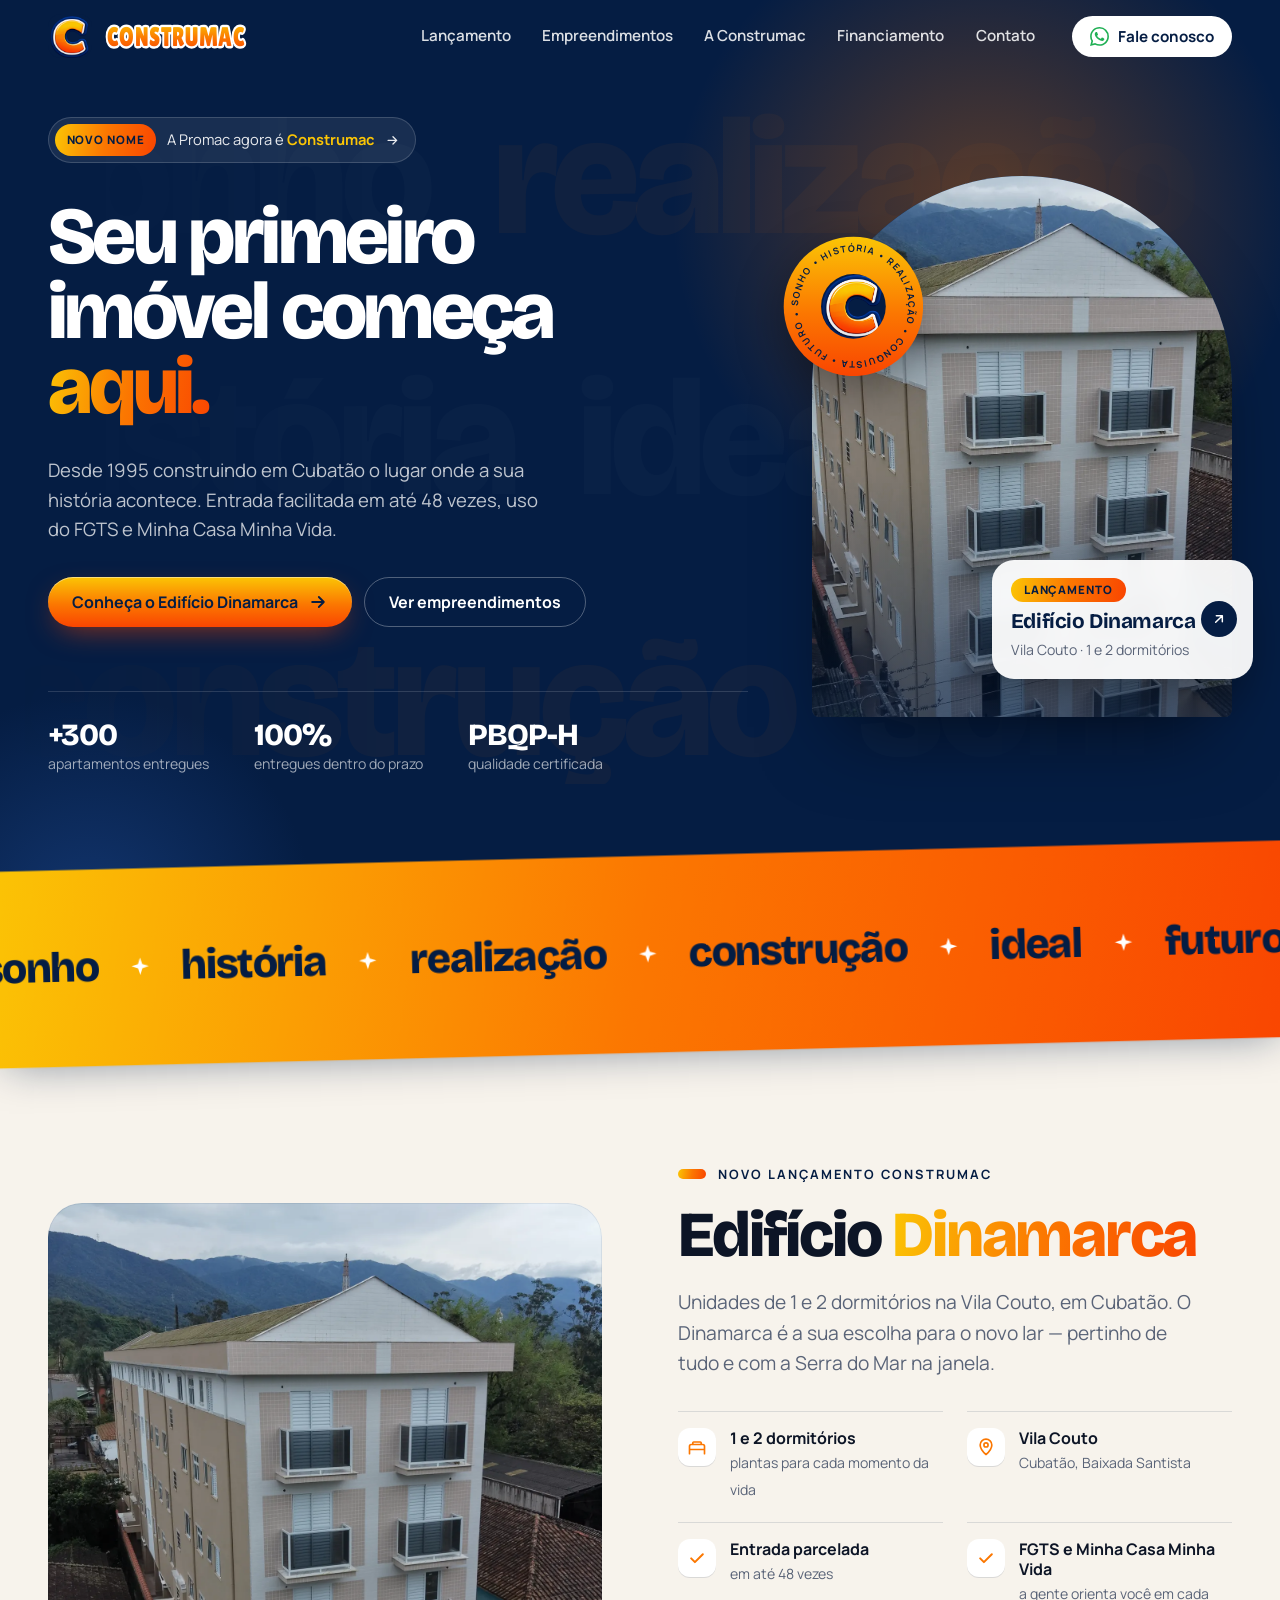
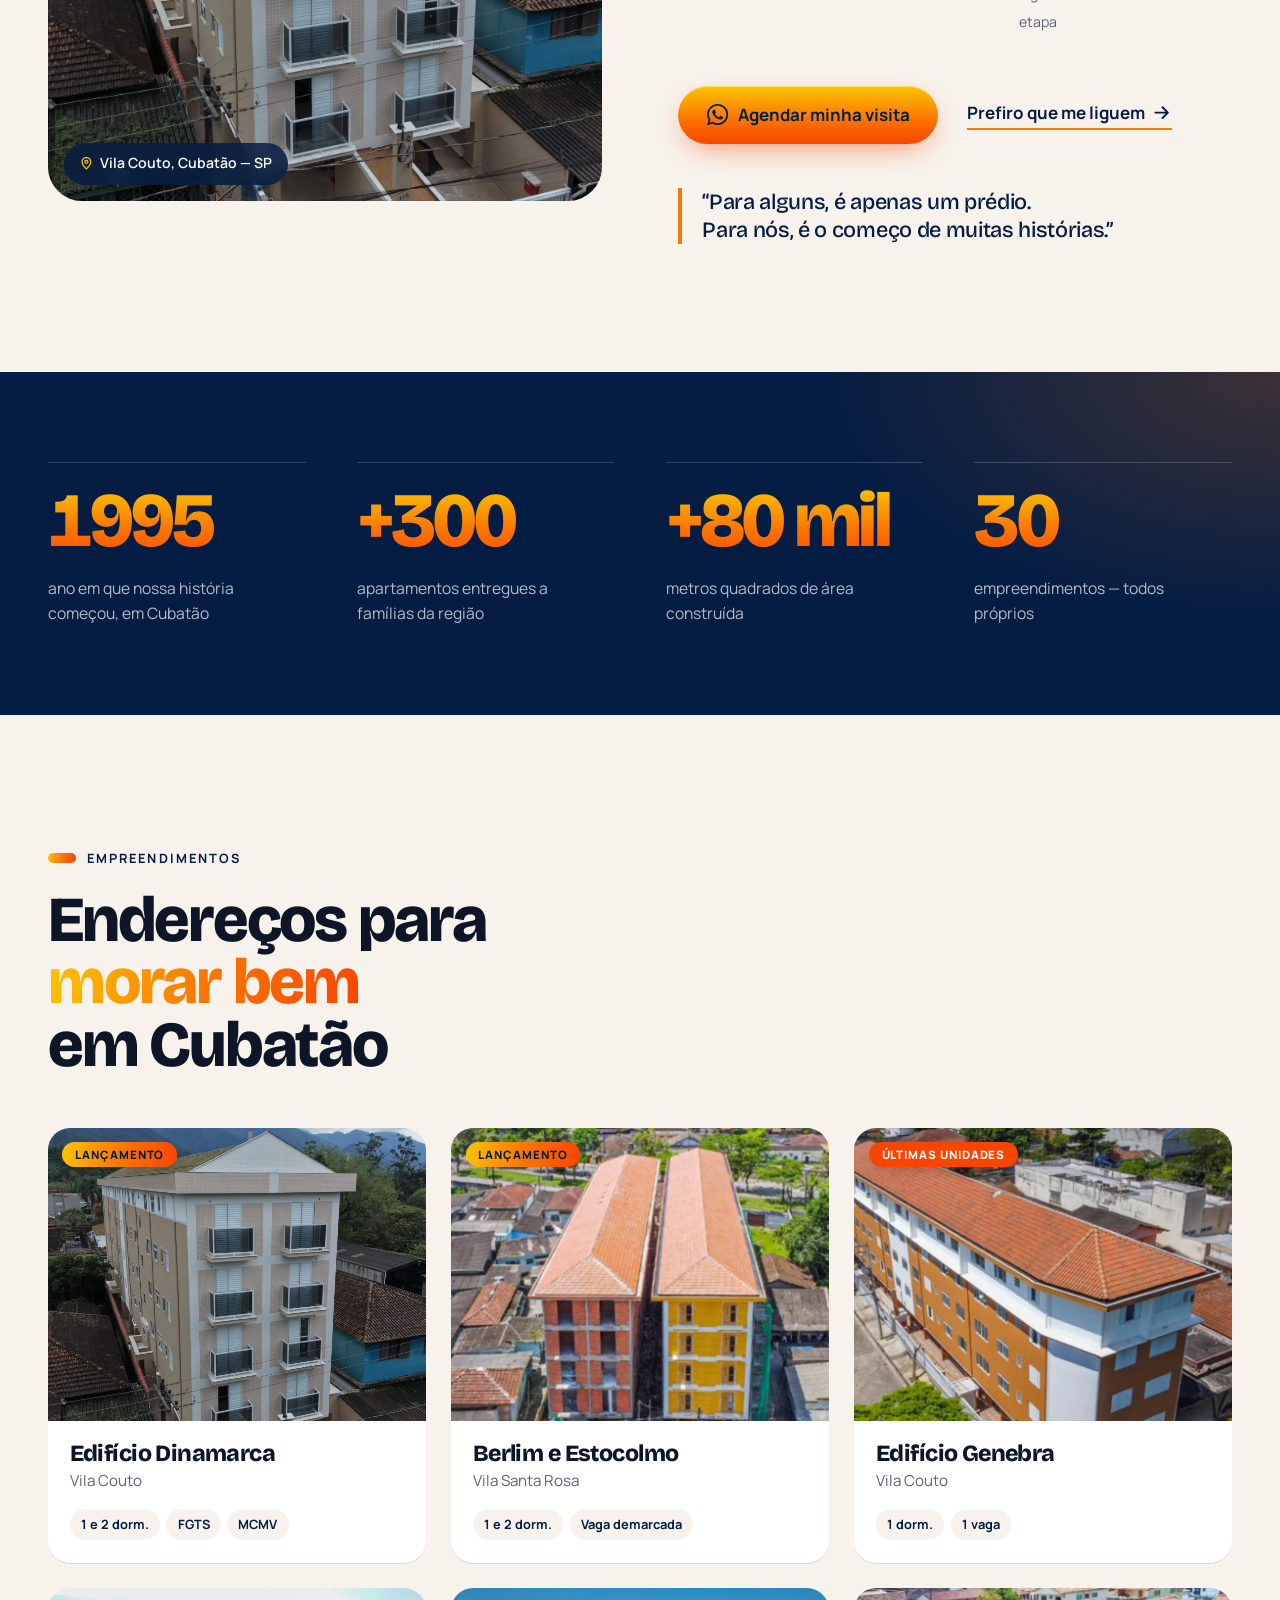
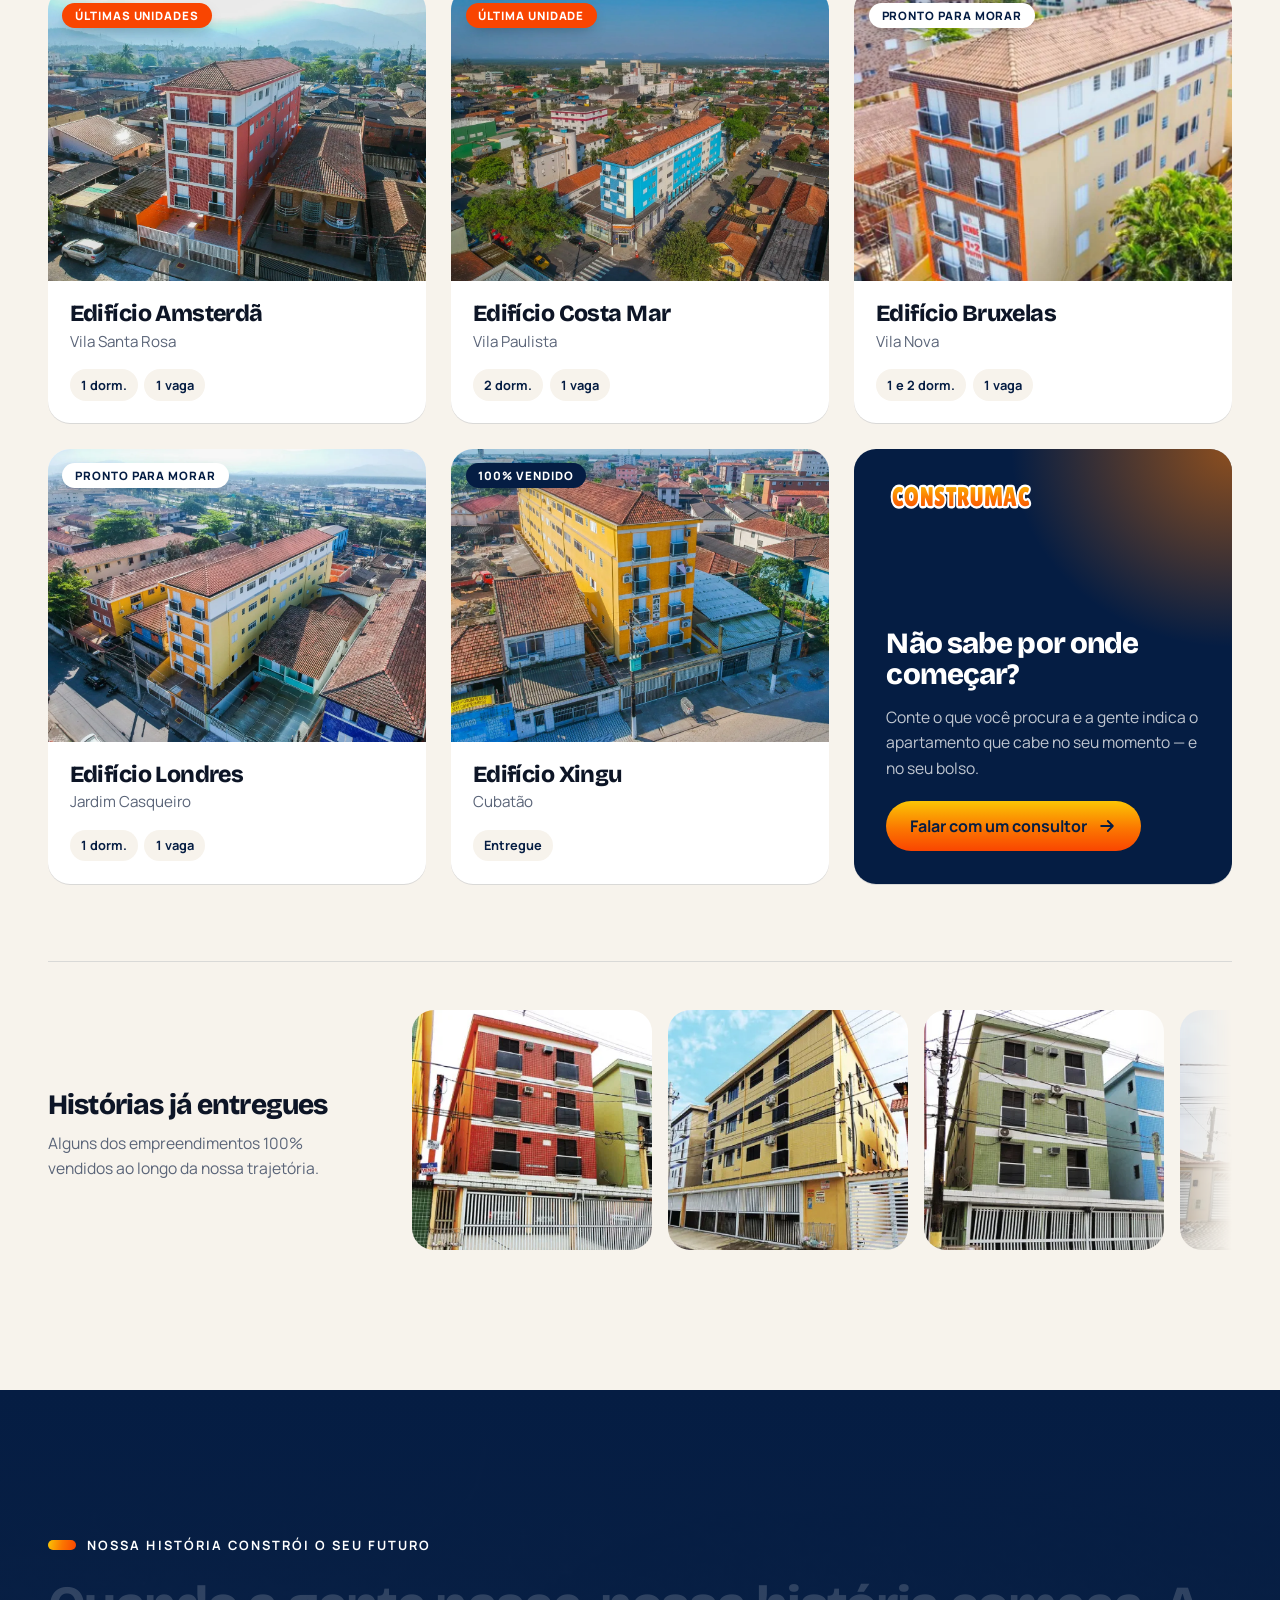
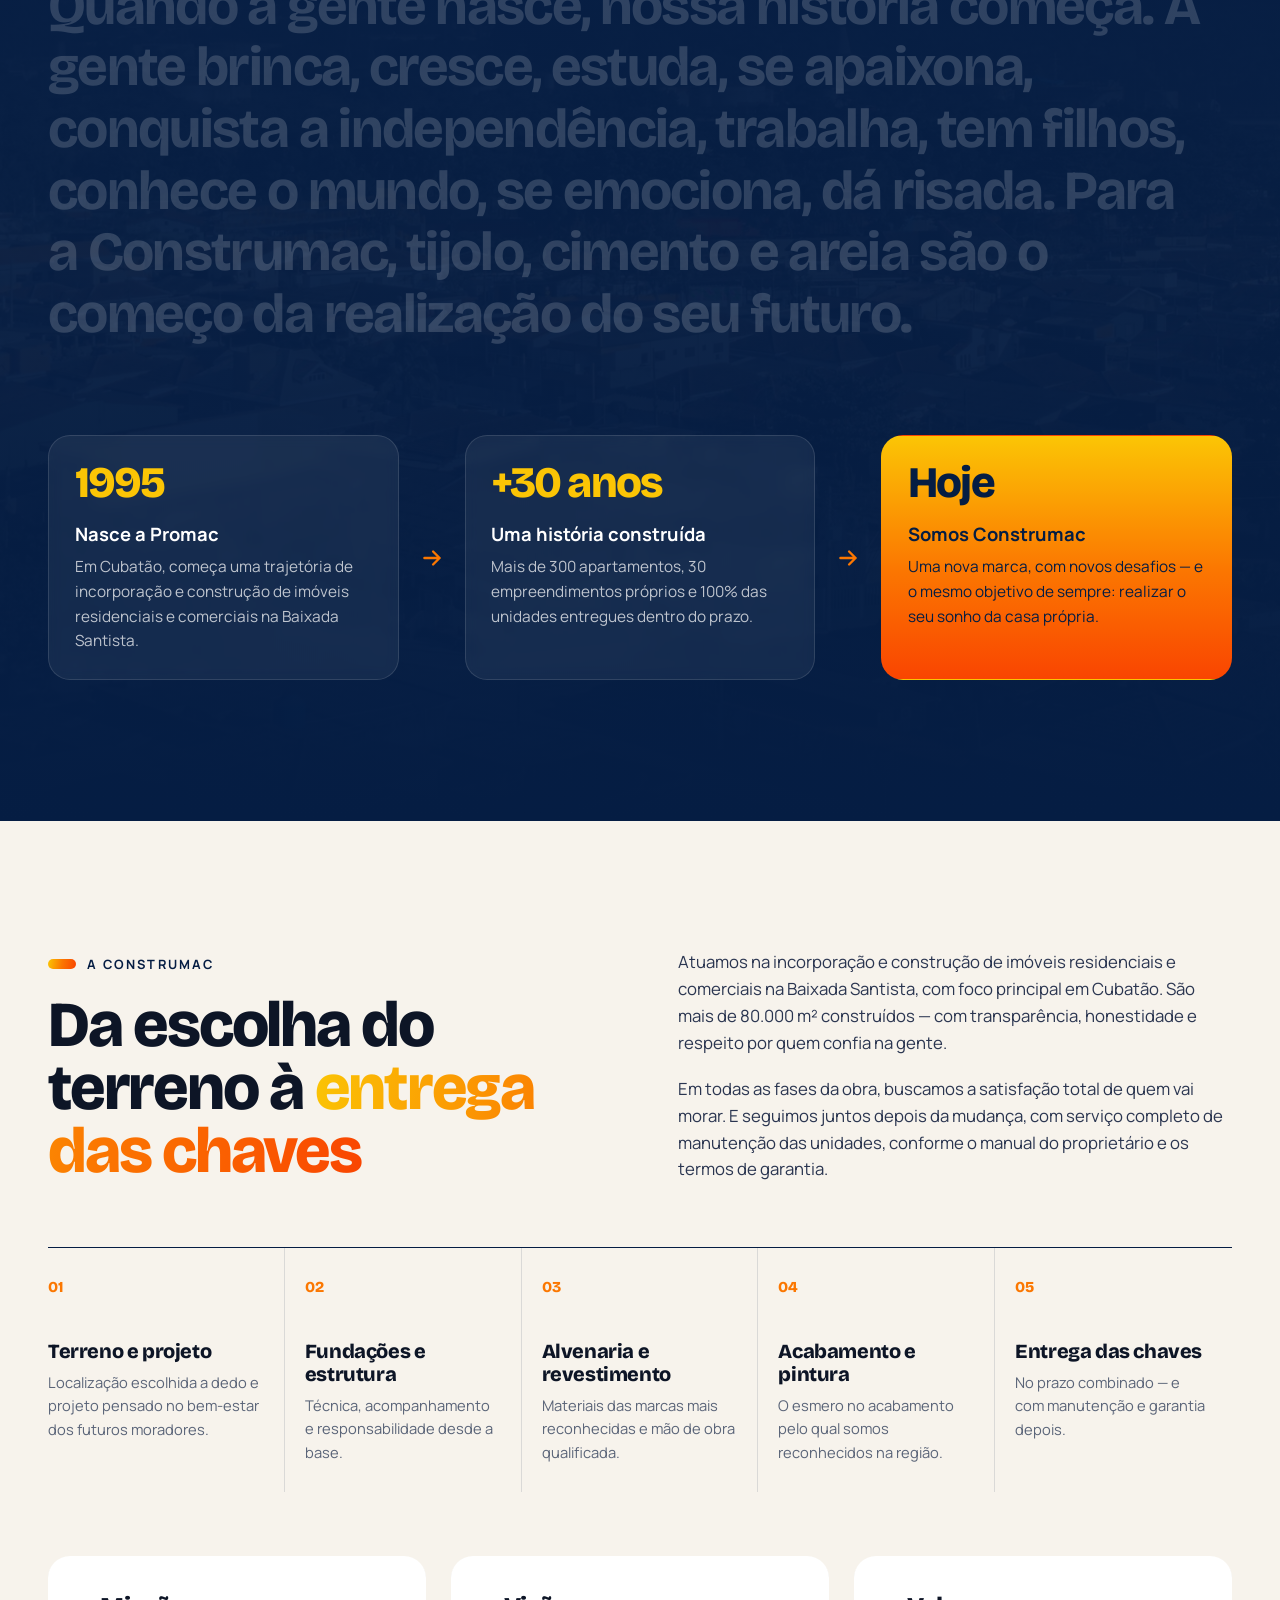
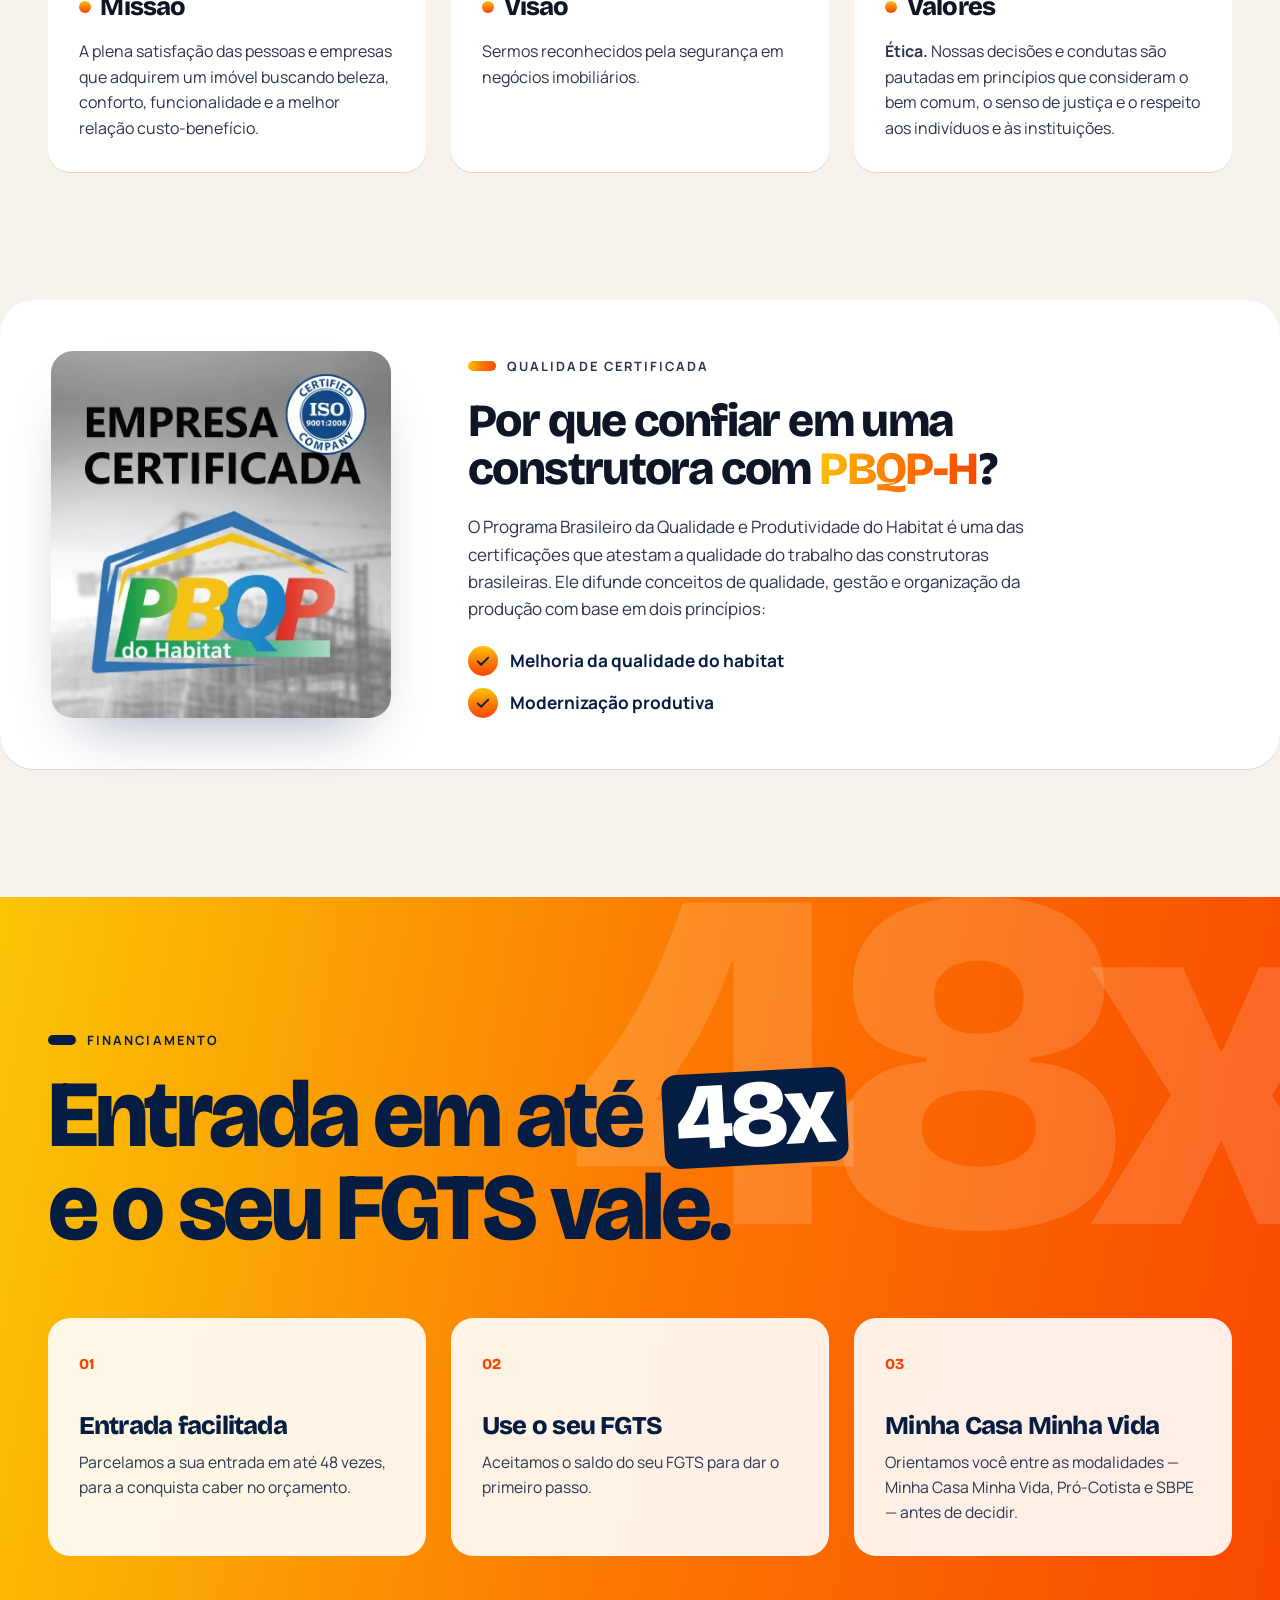
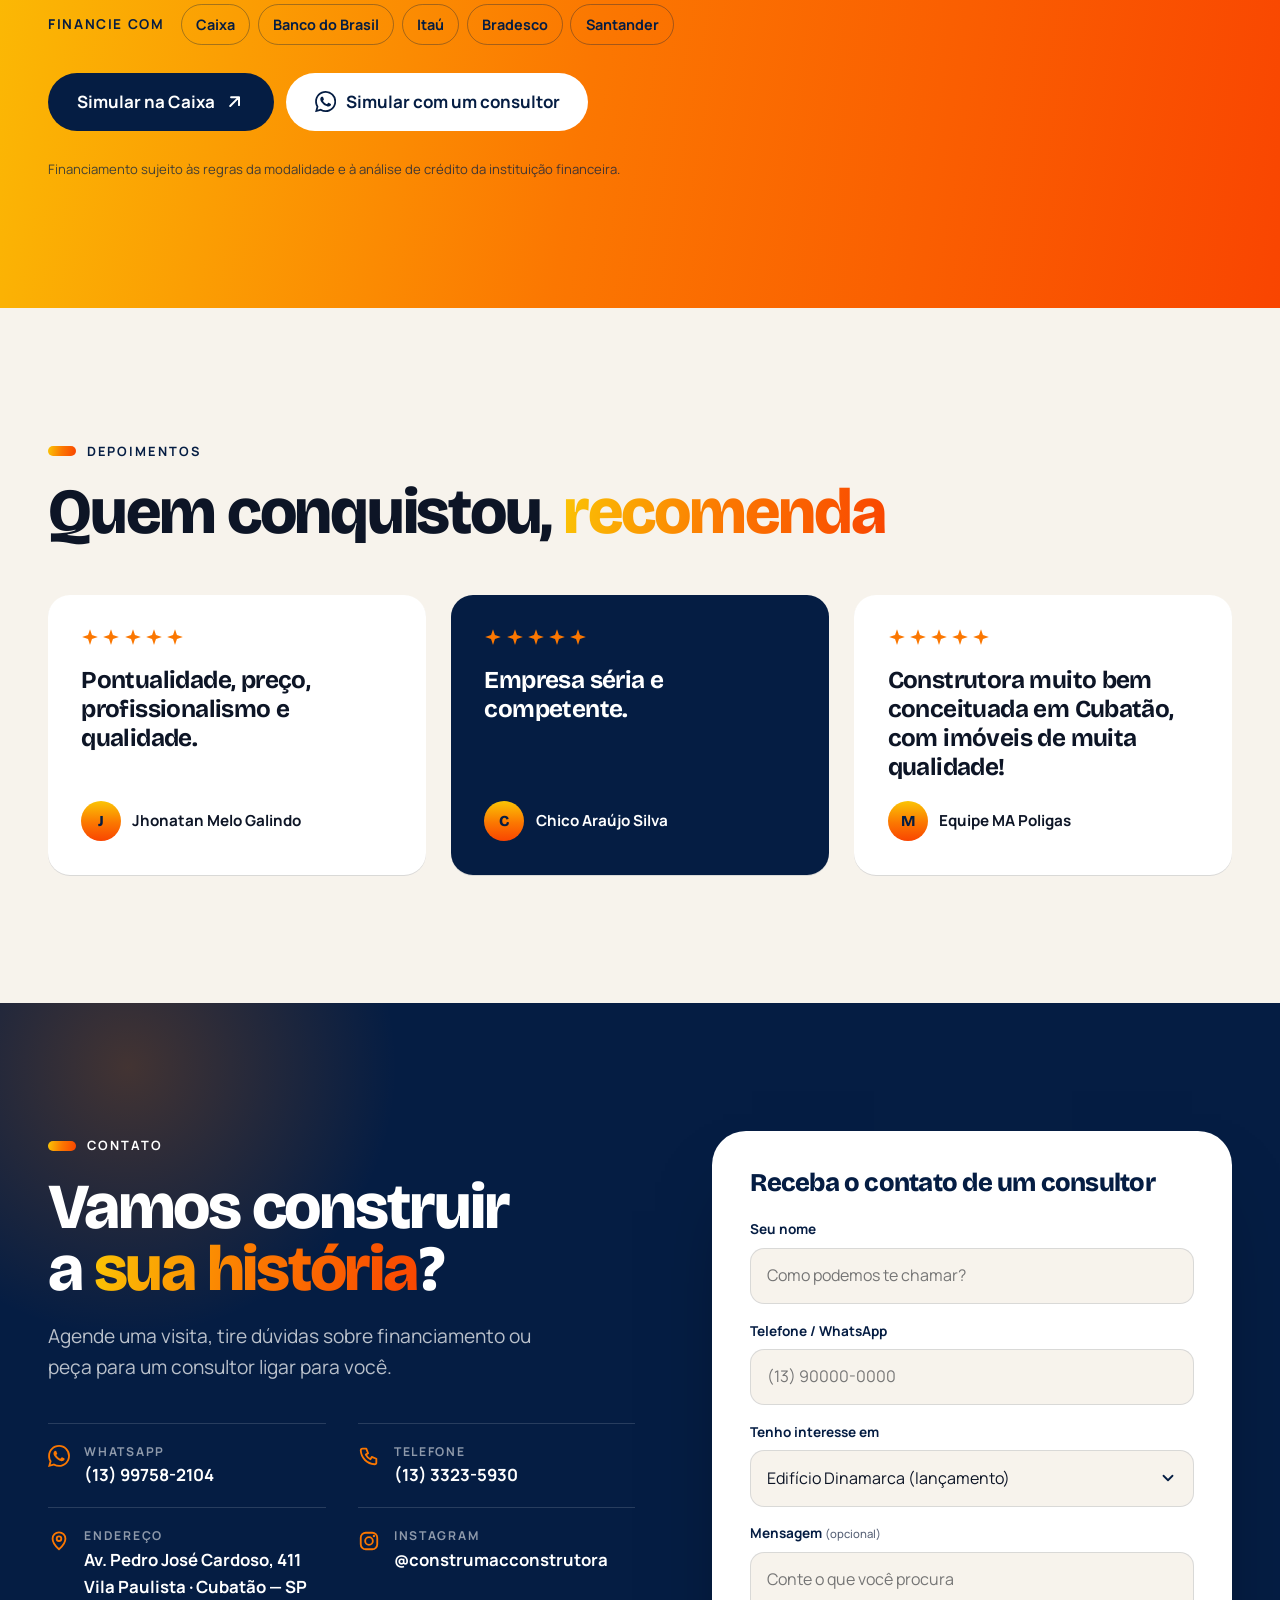
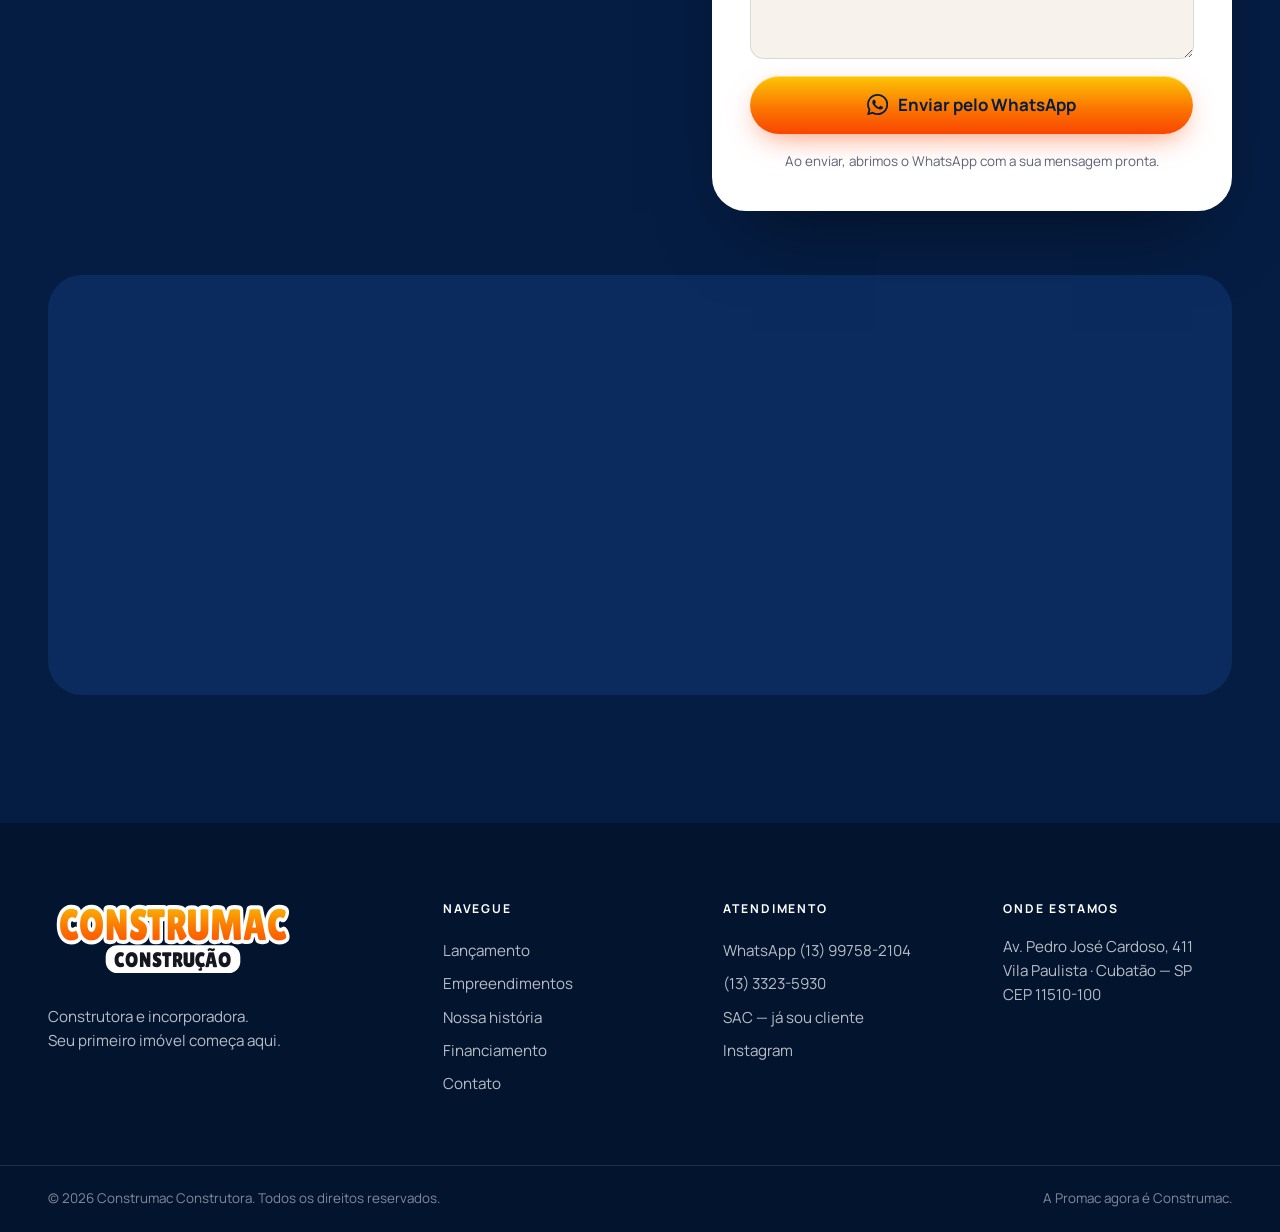
<file: site/index.html>
<!DOCTYPE html>
<html lang="pt-BR">
<head>
<meta charset="utf-8">
<meta name="viewport" content="width=device-width, initial-scale=1">
<title>Construmac Construtora — Apartamentos em Cubatão | Seu primeiro imóvel começa aqui</title>
<meta name="description" content="A Promac agora é Construmac. Desde 1995 construindo em Cubatão: mais de 300 apartamentos entregues, entrada em até 48 vezes, FGTS e Minha Casa Minha Vida. Conheça o Edifício Dinamarca, na Vila Couto.">
<meta name="theme-color" content="#051D43">
<meta property="og:type" content="website">
<meta property="og:locale" content="pt_BR">
<meta property="og:title" content="Construmac Construtora — Seu primeiro imóvel começa aqui">
<meta property="og:description" content="Desde 1995 construindo em Cubatão. Entrada em até 48 vezes, FGTS e Minha Casa Minha Vida.">
<meta property="og:image" content="assets/img/og.jpg">
<link rel="icon" type="image/png" href="assets/img/favicon.png">
<link rel="apple-touch-icon" href="assets/img/emblema-512.png">
<link rel="preconnect" href="https://fonts.googleapis.com">
<link rel="preconnect" href="https://fonts.gstatic.com" crossorigin>
<link href="https://fonts.googleapis.com/css2?family=Bricolage+Grotesque:opsz,wght@12..96,500;12..96,700;12..96,800&family=Lilita+One&family=Manrope:wght@400;500;600;700&display=swap" rel="stylesheet">
<link rel="preload" as="image" href="assets/img/dinamarca-tall.webp">
<link rel="stylesheet" href="css/style.css">
<script>document.documentElement.classList.add('js')</script>
<script type="application/ld+json">
{
  "@context": "https://schema.org",
  "@type": "GeneralContractor",
  "name": "Construmac Construtora",
  "alternateName": "Promac Empreendimentos Imobiliários",
  "foundingDate": "1995",
  "areaServed": "Cubatão, Baixada Santista - SP",
  "address": {
    "@type": "PostalAddress",
    "streetAddress": "Av. Pedro José Cardoso, 411 - Vila Paulista",
    "addressLocality": "Cubatão",
    "addressRegion": "SP",
    "postalCode": "11510-100",
    "addressCountry": "BR"
  },
  "telephone": "+55 13 3323-5930",
  "sameAs": ["https://www.instagram.com/construmacconstrutora/"]
}
</script>
</head>
<body>

<!-- Sprite: logo e ícones -->
<svg width="0" height="0" style="position:absolute" aria-hidden="true" focusable="false">
  <defs>
    <linearGradient id="lg-brand" x1="0" y1="0" x2="0" y2="1">
      <stop offset="0" stop-color="#FBC505"/>
      <stop offset=".55" stop-color="#FB7701"/>
      <stop offset="1" stop-color="#F94501"/>
    </linearGradient>
    <symbol id="i-wa" viewBox="0 0 24 24"><path fill="currentColor" d="M17.472 14.382c-.297-.149-1.758-.867-2.03-.967-.273-.099-.471-.148-.67.15-.197.297-.767.966-.94 1.164-.173.199-.347.223-.644.075-.297-.15-1.255-.463-2.39-1.475-.883-.788-1.48-1.761-1.653-2.059-.173-.297-.018-.458.13-.606.134-.133.298-.347.446-.52.149-.174.198-.298.298-.497.099-.198.05-.371-.025-.52-.075-.149-.669-1.612-.916-2.207-.242-.579-.487-.5-.669-.51-.173-.008-.371-.01-.57-.01-.198 0-.52.074-.792.372-.272.297-1.04 1.016-1.04 2.479 0 1.462 1.065 2.875 1.213 3.074.149.198 2.096 3.2 5.077 4.487.709.306 1.262.489 1.694.625.712.227 1.36.195 1.871.118.571-.085 1.758-.719 2.006-1.413.248-.694.248-1.289.173-1.413-.074-.124-.272-.198-.57-.347m-5.421 7.403h-.004a9.87 9.87 0 01-5.031-1.378l-.361-.214-3.741.982.998-3.648-.235-.374a9.86 9.86 0 01-1.51-5.26c.001-5.45 4.436-9.884 9.888-9.884 2.64 0 5.122 1.03 6.988 2.898a9.825 9.825 0 012.893 6.994c-.003 5.45-4.437 9.884-9.885 9.884m8.413-18.297A11.815 11.815 0 0012.05 0C5.495 0 .16 5.335.157 11.892c0 2.096.547 4.142 1.588 5.945L.057 24l6.305-1.654a11.882 11.882 0 005.683 1.448h.005c6.554 0 11.89-5.335 11.893-11.893a11.821 11.821 0 00-3.48-8.413z"/></symbol>
    <symbol id="i-arrow" viewBox="0 0 24 24"><path fill="none" stroke="currentColor" stroke-width="2.2" stroke-linecap="round" stroke-linejoin="round" d="M5 12h14M13 6l6 6-6 6"/></symbol>
    <symbol id="i-arrow-ur" viewBox="0 0 24 24"><path fill="none" stroke="currentColor" stroke-width="2.2" stroke-linecap="round" stroke-linejoin="round" d="M7 17L17 7M8 7h9v9"/></symbol>
    <symbol id="i-ig" viewBox="0 0 24 24"><g fill="none" stroke="currentColor" stroke-width="2"><rect x="3" y="3" width="18" height="18" rx="5.5"/><circle cx="12" cy="12" r="4.2"/></g><circle cx="17.4" cy="6.6" r="1.3" fill="currentColor"/></symbol>
    <symbol id="i-pin" viewBox="0 0 24 24"><path fill="none" stroke="currentColor" stroke-width="2" stroke-linejoin="round" d="M12 21s7-6.1 7-11.5A7 7 0 0 0 5 9.500C5 14.9 12 21 12 21z"/><circle cx="12" cy="9.500" r="2.500" fill="none" stroke="currentColor" stroke-width="2"/></symbol>
    <symbol id="i-phone" viewBox="0 0 24 24"><path fill="none" stroke="currentColor" stroke-width="2" stroke-linecap="round" stroke-linejoin="round" d="M5 4h4l2 5-2.500 1.500a11 11 0 0 0 5 5L15 13l5 2v4a2 2 0 0 1-2 2A16 16 0 0 1 3 6a2 2 0 0 1 2-2z"/></symbol>
    <symbol id="i-bed" viewBox="0 0 24 24"><path fill="none" stroke="currentColor" stroke-width="2" stroke-linecap="round" stroke-linejoin="round" d="M3 18v-7a2 2 0 0 1 2-2h14a2 2 0 0 1 2 2v7M3 15h18M3 18v2M21 18v2M7 9V7a1 1 0 0 1 1-1h8a1 1 0 0 1 1 1v2"/></symbol>
    <symbol id="i-car" viewBox="0 0 24 24"><path fill="none" stroke="currentColor" stroke-width="2" stroke-linecap="round" stroke-linejoin="round" d="M4 16v-3l2-5a2 2 0 0 1 1.900-1.300h8.200A2 2 0 0 1 18 8l2 5v3M4 16h16M4 16v2M20 16v2M7.500 13h.01M16.500 13h.01"/></symbol>
    <symbol id="i-flame" viewBox="0 0 24 24"><path fill="none" stroke="currentColor" stroke-width="2" stroke-linecap="round" stroke-linejoin="round" d="M12 3c1 3 5 5 5 10a5 5 0 0 1-10 0c0-2 1-3 2-4 0 2 1 3 2 3 0-3-1-6 1-9z"/></symbol>
    <symbol id="i-drop" viewBox="0 0 24 24"><path fill="none" stroke="currentColor" stroke-width="2" stroke-linecap="round" stroke-linejoin="round" d="M12 3s6 6.500 6 11a6 6 0 0 1-12 0c0-4.500 6-11 6-11z"/></symbol>
    <symbol id="i-check" viewBox="0 0 24 24"><path fill="none" stroke="currentColor" stroke-width="2.400" stroke-linecap="round" stroke-linejoin="round" d="M5 12.500l4.500 4.500L19 7.500"/></symbol>
    <symbol id="i-close" viewBox="0 0 24 24"><path fill="none" stroke="currentColor" stroke-width="2.200" stroke-linecap="round" d="M6 6l12 12M18 6L6 18"/></symbol>
    <symbol id="i-star" viewBox="0 0 24 24"><path fill="currentColor" d="M12 1.500l2.600 7.900 7.900 2.600-7.900 2.600-2.600 7.900-2.600-7.900L1.500 12l7.900-2.600z"/></symbol>
    <!-- Logotipo (recriado a partir da fachada; trocar pelo arquivo vetorial oficial) -->
    <symbol id="logo-word" viewBox="0 0 520 110">
      <g font-family="'Lilita One','Arial Black',Impact,sans-serif" font-size="92" text-anchor="middle" stroke-linejoin="round">
        <text class="logo-outer" x="260" y="86" textLength="476" lengthAdjust="spacingAndGlyphs" stroke-width="30">CONSTRUMAC</text>
        <text x="260" y="86" textLength="476" lengthAdjust="spacingAndGlyphs" fill="#fff" stroke="#fff" stroke-width="17">CONSTRUMAC</text>
        <text x="260" y="86" textLength="476" lengthAdjust="spacingAndGlyphs" fill="url(#lg-brand)">CONSTRUMAC</text>
      </g>
    </symbol>
    <symbol id="logo-full" viewBox="0 0 520 168">
      <g font-family="'Lilita One','Arial Black',Impact,sans-serif" text-anchor="middle" stroke-linejoin="round">
        <text class="logo-outer" x="260" y="86" font-size="92" textLength="476" lengthAdjust="spacingAndGlyphs" stroke-width="30">CONSTRUMAC</text>
        <rect class="logo-outer-fill" x="113" y="89" width="294" height="72" rx="30"/>
        <text x="260" y="86" font-size="92" textLength="476" lengthAdjust="spacingAndGlyphs" fill="#fff" stroke="#fff" stroke-width="17">CONSTRUMAC</text>
        <rect x="120" y="96" width="280" height="58" rx="24" fill="#fff"/>
        <text x="260" y="86" font-size="92" textLength="476" lengthAdjust="spacingAndGlyphs" fill="url(#lg-brand)">CONSTRUMAC</text>
        <text x="260" y="141" font-size="44" textLength="244" lengthAdjust="spacingAndGlyphs" fill="#14171d">CONSTRUÇÃO</text>
      </g>
    </symbol>
  </defs>
</svg>

<a class="skip" href="#conteudo">Pular para o conteúdo</a>

<!-- ============ HEADER ============ -->
<header class="header" id="topo">
  <div class="container header__in">
    <a class="brand" href="#topo" aria-label="Construmac — início">
      <img class="brand__mark" src="assets/img/emblema.png" width="44" height="44" alt="">
      <svg class="brand__word" viewBox="0 0 520 110" aria-hidden="true"><use href="#logo-word"/></svg>
    </a>
    <nav class="nav" id="menu" aria-label="Principal">
      <a href="#lancamento">Lançamento</a>
      <a href="#empreendimentos">Empreendimentos</a>
      <a href="#historia">A Construmac</a>
      <a href="#financiamento">Financiamento</a>
      <a href="#contato">Contato</a>
      <a class="nav__sac" href="https://wa.me/5513997582104?text=Oi%2C%20sou%20cliente%20e%20preciso%20de%20suporte!" target="_blank" rel="noopener">Sou cliente (SAC)</a>
    </nav>
    <a class="btn btn--wa header__cta" href="https://wa.me/5513997582104?text=Ol%C3%A1!%20Vim%20pelo%20site%20e%20quero%20saber%20mais%20sobre%20os%20im%C3%B3veis%20da%20Construmac." target="_blank" rel="noopener">
      <svg aria-hidden="true"><use href="#i-wa"/></svg><span>Fale conosco</span>
    </a>
    <button class="burger" aria-label="Abrir menu" aria-expanded="false" aria-controls="menu"><span></span><span></span></button>
  </div>
</header>

<main id="conteudo">

<!-- ============ HERO ============ -->
<section class="hero">
  <div class="hero__wall" aria-hidden="true">
    <div class="wall-row"><div class="wall-track"><span>sonho</span><span class="o">realização</span><span>história</span><span>construção</span><span class="o">ideal</span><span>futuro</span><span>conquista</span><span>sonho</span><span class="o">realização</span><span>história</span><span>construção</span><span class="o">ideal</span><span>futuro</span><span>conquista</span></div></div>
    <div class="wall-row wall-row--rev"><div class="wall-track"><span>história</span><span>ideal</span><span class="o">futuro</span><span>construção</span><span>sonho</span><span class="o">conquista</span><span>realização</span><span>história</span><span>ideal</span><span class="o">futuro</span><span>construção</span><span>sonho</span><span class="o">conquista</span><span>realização</span></div></div>
    <div class="wall-row"><div class="wall-track"><span class="o">construção</span><span>sonho</span><span>ideal</span><span>história</span><span class="o">realização</span><span>conquista</span><span>futuro</span><span class="o">construção</span><span>sonho</span><span>ideal</span><span>história</span><span class="o">realização</span><span>conquista</span><span>futuro</span></div></div>
  </div>

  <div class="container hero__grid">
    <div class="hero__copy">
      <a class="pill" href="#historia">
        <span class="pill__tag">Novo nome</span>
        <span>A Promac agora é <strong>Construmac</strong></span>
        <svg aria-hidden="true"><use href="#i-arrow"/></svg>
      </a>
      <h1 class="hero__title">
        <span class="line"><span>Seu primeiro</span></span>
        <span class="line"><span>imóvel começa</span></span>
        <span class="line"><span><em>aqui.</em></span></span>
      </h1>
      <p class="hero__lead">Desde 1995 construindo em Cubatão o lugar onde a sua história acontece. Entrada facilitada em até 48 vezes, uso do FGTS e Minha Casa Minha Vida.</p>
      <div class="hero__cta">
        <a class="btn btn--primary" href="#lancamento">Conheça o Edifício Dinamarca <svg aria-hidden="true"><use href="#i-arrow"/></svg></a>
        <a class="btn btn--ghost" href="#empreendimentos">Ver empreendimentos</a>
      </div>
      <ul class="hero__facts">
        <li><strong>+300</strong><span>apartamentos entregues</span></li>
        <li><strong>100%</strong><span>entregues dentro do prazo</span></li>
        <li><strong>PBQP-H</strong><span>qualidade certificada</span></li>
      </ul>
    </div>

    <div class="hero__visual">
      <div class="arch">
        <img src="assets/img/dinamarca-tall.webp" width="1100" height="1631" alt="Edifício Dinamarca, na Vila Couto em Cubatão, com a Serra do Mar ao fundo" fetchpriority="high">
      </div>
      <svg class="seal" viewBox="0 0 200 200" aria-hidden="true">
        <defs><path id="seal-path" d="M100,100 m-78,0 a78,78 0 1,1 156,0 a78,78 0 1,1 -156,0"/><clipPath id="seal-clip"><circle cx="100" cy="100" r="46"/></clipPath></defs>
        <circle cx="100" cy="100" r="99" fill="url(#lg-brand)"/>
        <g class="seal__spin"><text font-family="Manrope,sans-serif" font-weight="700" font-size="13" fill="#051D43"><textPath href="#seal-path" textLength="482" lengthAdjust="spacing">SONHO • HISTÓRIA • REALIZAÇÃO • CONQUISTA • FUTURO •</textPath></text></g>
        <image href="assets/img/emblema.png" x="50" y="50" width="100" height="100" clip-path="url(#seal-clip)"/>
      </svg>
      <a class="hero__card" href="#lancamento">
        <span class="tag tag--launch">Lançamento</span>
        <strong>Edifício Dinamarca</strong>
        <span>Vila Couto · 1 e 2 dormitórios</span>
        <i aria-hidden="true"><svg><use href="#i-arrow-ur"/></svg></i>
      </a>
    </div>
  </div>
</section>

<!-- ============ FAIXA ============ -->
<div class="band" aria-hidden="true">
  <div class="band__track">
    <span>sonho</span><svg><use href="#i-star"/></svg><span>história</span><svg><use href="#i-star"/></svg><span>realização</span><svg><use href="#i-star"/></svg><span>construção</span><svg><use href="#i-star"/></svg><span>ideal</span><svg><use href="#i-star"/></svg><span>futuro</span><svg><use href="#i-star"/></svg><span>conquista</span><svg><use href="#i-star"/></svg>
    <span>sonho</span><svg><use href="#i-star"/></svg><span>história</span><svg><use href="#i-star"/></svg><span>realização</span><svg><use href="#i-star"/></svg><span>construção</span><svg><use href="#i-star"/></svg><span>ideal</span><svg><use href="#i-star"/></svg><span>futuro</span><svg><use href="#i-star"/></svg><span>conquista</span><svg><use href="#i-star"/></svg>
  </div>
</div>

<!-- ============ LANÇAMENTO ============ -->
<section class="launch section" id="lancamento">
  <div class="container launch__grid">
    <figure class="launch__media" data-reveal>
      <img src="assets/img/dinamarca.webp" width="1500" height="1500" loading="lazy" alt="Fachada do Edifício Dinamarca vista de cima">
      <figcaption><svg aria-hidden="true"><use href="#i-pin"/></svg> Vila Couto, Cubatão — SP</figcaption>
    </figure>
    <div class="launch__copy">
      <p class="eyebrow" data-reveal><span></span>Novo lançamento Construmac</p>
      <h2 class="h-xl" data-reveal>Edifício <em>Dinamarca</em></h2>
      <p class="lead" data-reveal>Unidades de 1 e 2 dormitórios na Vila Couto, em Cubatão. O Dinamarca é a sua escolha para o novo lar — pertinho de tudo e com a Serra do Mar na janela.</p>
      <ul class="specs" data-reveal>
        <li><svg aria-hidden="true"><use href="#i-bed"/></svg><div><strong>1 e 2 dormitórios</strong><span>plantas para cada momento da vida</span></div></li>
        <li><svg aria-hidden="true"><use href="#i-pin"/></svg><div><strong>Vila Couto</strong><span>Cubatão, Baixada Santista</span></div></li>
        <li><svg aria-hidden="true"><use href="#i-check"/></svg><div><strong>Entrada parcelada</strong><span>em até 48 vezes</span></div></li>
        <li><svg aria-hidden="true"><use href="#i-check"/></svg><div><strong>FGTS e Minha Casa Minha Vida</strong><span>a gente orienta você em cada etapa</span></div></li>
      </ul>
      <div class="launch__cta" data-reveal>
        <a class="btn btn--primary btn--lg" href="https://wa.me/5513997582104?text=Oi%2C%20tenho%20interesse%20no%20Edif%C3%ADcio%20Dinamarca!" target="_blank" rel="noopener"><svg aria-hidden="true"><use href="#i-wa"/></svg>Agendar minha visita</a>
        <a class="link" href="#contato">Prefiro que me liguem <svg aria-hidden="true"><use href="#i-arrow"/></svg></a>
      </div>
      <blockquote class="launch__quote" data-reveal>
        “Para alguns, é apenas um prédio.<br>Para nós, é o começo de muitas histórias.”
      </blockquote>
    </div>
  </div>
</section>

<!-- ============ NÚMEROS ============ -->
<section class="numbers" aria-label="Construmac em números">
  <div class="container numbers__grid">
    <div class="num" data-reveal><strong><span data-count="1995" data-plain>1995</span></strong><p>ano em que nossa história começou, em Cubatão</p></div>
    <div class="num" data-reveal><strong>+<span data-count="300">300</span></strong><p>apartamentos entregues a famílias da região</p></div>
    <div class="num" data-reveal><strong>+<span data-count="80">80</span> mil</strong><p>metros quadrados de área construída</p></div>
    <div class="num" data-reveal><strong><span data-count="30">30</span></strong><p>empreendimentos — todos próprios</p></div>
  </div>
</section>

<!-- ============ EMPREENDIMENTOS ============ -->
<section class="works section" id="empreendimentos">
  <div class="container">
    <div class="section__head">
      <div>
        <p class="eyebrow" data-reveal><span></span>Empreendimentos</p>
        <h2 class="h-xl" data-reveal>Endereços para <em>morar bem</em> em Cubatão</h2>
      </div>
      <div class="filters" role="group" aria-label="Filtrar empreendimentos" data-reveal>
        <button class="chip is-on" data-filter="todos" aria-pressed="true">Todos</button>
        <button class="chip" data-filter="lancamento" aria-pressed="false">Lançamentos</button>
        <button class="chip" data-filter="disponivel" aria-pressed="false">Disponíveis</button>
        <button class="chip" data-filter="vendido" aria-pressed="false">100% vendidos</button>
      </div>
    </div>

    <div class="grid" id="grade">
      <article class="card" data-cat="lancamento" data-reveal
        data-name="Edifício Dinamarca" data-status="Lançamento" data-place="Vila Couto · Cubatão"
        data-desc="O novo lançamento da Construmac, com unidades de 1 e 2 dormitórios na Vila Couto. Agende sua visita e conheça de perto."
        data-specs="1 e 2 dormitórios|Entrada parcelada|Aceita FGTS|Minha Casa Minha Vida"
        data-gallery="dinamarca.webp">
        <button class="card__btn" aria-label="Ver detalhes do Edifício Dinamarca">
          <div class="card__img"><img src="assets/img/dinamarca.webp" width="1500" height="1500" loading="lazy" alt="Edifício Dinamarca"><span class="tag tag--launch">Lançamento</span><i aria-hidden="true"><svg><use href="#i-arrow-ur"/></svg></i></div>
          <div class="card__body"><h3>Edifício Dinamarca</h3><p>Vila Couto</p><ul><li>1 e 2 dorm.</li><li>FGTS</li><li>MCMV</li></ul></div>
        </button>
      </article>

      <article class="card" data-cat="lancamento" data-reveal
        data-name="Edifícios Berlim e Estocolmo" data-status="Lançamento" data-place="Vila Santa Rosa · Cubatão"
        data-desc="Duas torres lado a lado na Vila Santa Rosa, com plantas de 1 e 2 dormitórios e vaga demarcada."
        data-specs="1 e 2 dormitórios|Vaga demarcada|Gás encanado|Água individual"
        data-gallery="berlim-e-estocolmo.webp">
        <button class="card__btn" aria-label="Ver detalhes dos Edifícios Berlim e Estocolmo">
          <div class="card__img"><img src="assets/img/berlim-e-estocolmo.webp" width="1000" height="598" loading="lazy" alt="Edifícios Berlim e Estocolmo"><span class="tag tag--launch">Lançamento</span><i aria-hidden="true"><svg><use href="#i-arrow-ur"/></svg></i></div>
          <div class="card__body"><h3>Berlim e Estocolmo</h3><p>Vila Santa Rosa</p><ul><li>1 e 2 dorm.</li><li>Vaga demarcada</li></ul></div>
        </button>
      </article>

      <article class="card" data-cat="disponivel" data-reveal
        data-name="Edifício Genebra" data-status="Últimas unidades" data-place="Vila Couto · Cubatão"
        data-desc="Apartamentos de 1 dormitório com vaga de garagem na Vila Couto."
        data-specs="1 dormitório|1 vaga|Gás encanado|Água individual"
        data-gallery="genebra.webp">
        <button class="card__btn" aria-label="Ver detalhes do Edifício Genebra">
          <div class="card__img"><img src="assets/img/genebra.webp" width="1000" height="598" loading="lazy" alt="Edifício Genebra"><span class="tag tag--last">Últimas unidades</span><i aria-hidden="true"><svg><use href="#i-arrow-ur"/></svg></i></div>
          <div class="card__body"><h3>Edifício Genebra</h3><p>Vila Couto</p><ul><li>1 dorm.</li><li>1 vaga</li></ul></div>
        </button>
      </article>

      <article class="card" data-cat="disponivel" data-reveal
        data-name="Edifício Amsterdã" data-status="Últimas unidades" data-place="Rua Piauí, 82 · Vila Santa Rosa · Cubatão"
        data-desc="Excelente localização na Vila Santa Rosa. Entrada parcelada, aceita FGTS e Minha Casa Minha Vida."
        data-specs="1 dormitório|1 vaga|Gás encanado|Água individual"
        data-map="R. Piauí, 82 - Vila Santa Rosa, Cubatão - SP"
        data-gallery="amsterda.webp,amsterda-2.webp,amsterda-3.webp,amsterda-4.webp">
        <button class="card__btn" aria-label="Ver detalhes do Edifício Amsterdã">
          <div class="card__img"><img src="assets/img/amsterda.webp" width="1280" height="960" loading="lazy" alt="Edifício Amsterdã"><span class="tag tag--last">Últimas unidades</span><i aria-hidden="true"><svg><use href="#i-arrow-ur"/></svg></i></div>
          <div class="card__body"><h3>Edifício Amsterdã</h3><p>Vila Santa Rosa</p><ul><li>1 dorm.</li><li>1 vaga</li></ul></div>
        </button>
      </article>

      <article class="card" data-cat="disponivel" data-reveal
        data-name="Edifício Costa Mar" data-status="Última unidade" data-place="Av. Pedro José Cardoso, 411 · Vila Paulista · Cubatão"
        data-desc="Na Vila Paulista, com excelente localização. Entrada parcelada, aceita FGTS e Minha Casa Minha Vida."
        data-specs="2 dormitórios|1 vaga|Gás encanado|Água individual"
        data-map="Av. Pedro José Cardoso, 411 - Vila Paulista, Cubatão - SP"
        data-gallery="costa-mar.webp,costa-mar-2.webp,costa-mar-3.webp">
        <button class="card__btn" aria-label="Ver detalhes do Edifício Costa Mar">
          <div class="card__img"><img src="assets/img/costa-mar.webp" width="1280" height="960" loading="lazy" alt="Edifício Costa Mar"><span class="tag tag--last">Última unidade</span><i aria-hidden="true"><svg><use href="#i-arrow-ur"/></svg></i></div>
          <div class="card__body"><h3>Edifício Costa Mar</h3><p>Vila Paulista</p><ul><li>2 dorm.</li><li>1 vaga</li></ul></div>
        </button>
      </article>

      <article class="card" data-cat="disponivel" data-reveal
        data-name="Edifício Bruxelas" data-status="Pronto para morar" data-place="Vila Nova · Cubatão"
        data-desc="Pronto para morar na Vila Nova, com opções de 1 e 2 dormitórios."
        data-specs="1 e 2 dormitórios|1 vaga|Gás encanado|Água individual"
        data-gallery="bruxelas.webp">
        <button class="card__btn" aria-label="Ver detalhes do Edifício Bruxelas">
          <div class="card__img"><img src="assets/img/bruxelas.webp" width="1000" height="598" loading="lazy" alt="Edifício Bruxelas"><span class="tag tag--ready">Pronto para morar</span><i aria-hidden="true"><svg><use href="#i-arrow-ur"/></svg></i></div>
          <div class="card__body"><h3>Edifício Bruxelas</h3><p>Vila Nova</p><ul><li>1 e 2 dorm.</li><li>1 vaga</li></ul></div>
        </button>
      </article>

      <article class="card" data-cat="disponivel" data-reveal
        data-name="Edifício Londres" data-status="Pronto para morar" data-place="Rua Maria do Carmo, 869 · Jardim Casqueiro · Cubatão"
        data-desc="Pronto para morar, com excelente localização. Entrada parcelada, aceita FGTS e Minha Casa Minha Vida."
        data-specs="1 dormitório|1 vaga|Gás encanado|Água individual"
        data-map="R. Maria do Carmo, 869 - Casqueiro, Cubatão - SP"
        data-gallery="londres.webp,londres-2.webp,londres-3.webp,londres-4.webp">
        <button class="card__btn" aria-label="Ver detalhes do Edifício Londres">
          <div class="card__img"><img src="assets/img/londres.webp" width="1280" height="960" loading="lazy" alt="Edifício Londres"><span class="tag tag--ready">Pronto para morar</span><i aria-hidden="true"><svg><use href="#i-arrow-ur"/></svg></i></div>
          <div class="card__body"><h3>Edifício Londres</h3><p>Jardim Casqueiro</p><ul><li>1 dorm.</li><li>1 vaga</li></ul></div>
        </button>
      </article>

      <article class="card" data-cat="vendido" data-reveal
        data-name="Edifício Xingu" data-status="100% vendido" data-place="Cubatão"
        data-desc="Empreendimento entregue e 100% vendido — mais um capítulo da nossa história em Cubatão."
        data-specs="Entregue|100% vendido"
        data-gallery="xingu.webp">
        <button class="card__btn" aria-label="Ver detalhes do Edifício Xingu">
          <div class="card__img"><img src="assets/img/xingu.webp" width="1280" height="960" loading="lazy" alt="Edifício Xingu"><span class="tag tag--sold">100% vendido</span><i aria-hidden="true"><svg><use href="#i-arrow-ur"/></svg></i></div>
          <div class="card__body"><h3>Edifício Xingu</h3><p>Cubatão</p><ul><li>Entregue</li></ul></div>
        </button>
      </article>

      <a class="card card--cta" data-cat="cta" data-reveal href="https://wa.me/5513997582104?text=Ol%C3%A1!%20Quero%20ajuda%20para%20encontrar%20o%20apartamento%20ideal%20na%20Construmac." target="_blank" rel="noopener">
        <svg class="card--cta__logo" viewBox="0 0 520 110" aria-hidden="true"><use href="#logo-word"/></svg>
        <h3>Não sabe por onde começar?</h3>
        <p>Conte o que você procura e a gente indica o apartamento que cabe no seu momento — e no seu bolso.</p>
        <span class="btn btn--dark">Falar com um consultor <svg aria-hidden="true"><use href="#i-arrow"/></svg></span>
      </a>
    </div>

    <div class="delivered" data-reveal>
      <div class="delivered__head">
        <h3>Histórias já entregues</h3>
        <p>Alguns dos empreendimentos 100% vendidos ao longo da nossa trajetória.</p>
      </div>
      <div class="delivered__rail" tabindex="0" aria-label="Fotos de empreendimentos entregues">
        <img src="assets/img/entregue-1.webp" width="380" height="380" loading="lazy" alt="Empreendimento entregue em Cubatão — fachada vermelha">
        <img src="assets/img/entregue-2.webp" width="380" height="380" loading="lazy" alt="Empreendimento entregue em Cubatão — fachada amarela">
        <img src="assets/img/entregue-3.webp" width="380" height="380" loading="lazy" alt="Empreendimento entregue em Cubatão — fachada verde">
        <img src="assets/img/entregue-4.webp" width="380" height="380" loading="lazy" alt="Empreendimento entregue em Cubatão — fachada em pastilhas">
        <img src="assets/img/entregue-5.webp" width="380" height="380" loading="lazy" alt="Empreendimento entregue em Cubatão — fachada azul">
      </div>
    </div>
  </div>
</section>

<!-- ============ MANIFESTO / HISTÓRIA ============ -->
<section class="story" id="historia">
  <div class="story__bg" aria-hidden="true"><img src="assets/img/cubatao.webp" width="2200" height="1237" loading="lazy" alt=""></div>
  <div class="container">
    <p class="eyebrow eyebrow--light"><span></span>Nossa história constrói o seu futuro</p>
    <p class="manifesto" id="manifesto">Quando a gente nasce, nossa história começa. A gente brinca, cresce, estuda, se apaixona, conquista a independência, trabalha, tem filhos, conhece o mundo, se emociona, dá risada. Para a Construmac, tijolo, cimento e areia são o começo da realização do seu futuro.</p>

    <div class="rebrand" data-reveal>
      <div class="rebrand__step">
        <span class="rebrand__year">1995</span>
        <h3>Nasce a Promac</h3>
        <p>Em Cubatão, começa uma trajetória de incorporação e construção de imóveis residenciais e comerciais na Baixada Santista.</p>
      </div>
      <div class="rebrand__line" aria-hidden="true"><svg><use href="#i-arrow"/></svg></div>
      <div class="rebrand__step">
        <span class="rebrand__year">+30 anos</span>
        <h3>Uma história construída</h3>
        <p>Mais de 300 apartamentos, 30 empreendimentos próprios e 100% das unidades entregues dentro do prazo.</p>
      </div>
      <div class="rebrand__line" aria-hidden="true"><svg><use href="#i-arrow"/></svg></div>
      <div class="rebrand__step rebrand__step--now">
        <span class="rebrand__year">Hoje</span>
        <h3>Somos Construmac</h3>
        <p>Uma nova marca, com novos desafios — e o mesmo objetivo de sempre: realizar o seu sonho da casa própria.</p>
      </div>
    </div>
  </div>
</section>

<!-- ============ SOBRE ============ -->
<section class="about section" id="sobre">
  <div class="container about__grid">
    <div class="about__intro">
      <p class="eyebrow" data-reveal><span></span>A Construmac</p>
      <h2 class="h-xl" data-reveal>Da escolha do terreno à <em>entrega das chaves</em></h2>
    </div>
    <div class="about__text">
      <p data-reveal>Atuamos na incorporação e construção de imóveis residenciais e comerciais na Baixada Santista, com foco principal em Cubatão. São mais de 80.000 m² construídos — com transparência, honestidade e respeito por quem confia na gente.</p>
      <p data-reveal>Em todas as fases da obra, buscamos a satisfação total de quem vai morar. E seguimos juntos depois da mudança, com serviço completo de manutenção das unidades, conforme o manual do proprietário e os termos de garantia.</p>
    </div>

    <ol class="process" aria-label="Etapas do nosso processo construtivo">
      <li data-reveal><span>01</span><h3>Terreno e projeto</h3><p>Localização escolhida a dedo e projeto pensado no bem-estar dos futuros moradores.</p></li>
      <li data-reveal><span>02</span><h3>Fundações e estrutura</h3><p>Técnica, acompanhamento e responsabilidade desde a base.</p></li>
      <li data-reveal><span>03</span><h3>Alvenaria e revestimento</h3><p>Materiais das marcas mais reconhecidas e mão de obra qualificada.</p></li>
      <li data-reveal><span>04</span><h3>Acabamento e pintura</h3><p>O esmero no acabamento pelo qual somos reconhecidos na região.</p></li>
      <li data-reveal><span>05</span><h3>Entrega das chaves</h3><p>No prazo combinado — e com manutenção e garantia depois.</p></li>
    </ol>

    <div class="values">
      <article data-reveal><h3>Missão</h3><p>A plena satisfação das pessoas e empresas que adquirem um imóvel buscando beleza, conforto, funcionalidade e a melhor relação custo-benefício.</p></article>
      <article data-reveal><h3>Visão</h3><p>Sermos reconhecidos pela segurança em negócios imobiliários.</p></article>
      <article data-reveal><h3>Valores</h3><p><strong>Ética.</strong> Nossas decisões e condutas são pautadas em princípios que consideram o bem comum, o senso de justiça e o respeito aos indivíduos e às instituições.</p></article>
    </div>
  </div>
</section>

<!-- ============ QUALIDADE ============ -->
<section class="quality" id="qualidade">
  <div class="container quality__grid">
    <div class="quality__badge" data-reveal>
      <img src="assets/img/pbqp-h.webp" width="380" height="410" loading="lazy" alt="Selo Empresa Certificada — PBQP do Habitat e ISO 9001">
    </div>
    <div>
      <p class="eyebrow" data-reveal><span></span>Qualidade certificada</p>
      <h2 class="h-lg" data-reveal>Por que confiar em uma construtora com <em>PBQP-H</em>?</h2>
      <p data-reveal>O Programa Brasileiro da Qualidade e Produtividade do Habitat é uma das certificações que atestam a qualidade do trabalho das construtoras brasileiras. Ele difunde conceitos de qualidade, gestão e organização da produção com base em dois princípios:</p>
      <ul class="ticks" data-reveal>
        <li><svg aria-hidden="true"><use href="#i-check"/></svg>Melhoria da qualidade do habitat</li>
        <li><svg aria-hidden="true"><use href="#i-check"/></svg>Modernização produtiva</li>
      </ul>
    </div>
  </div>
</section>

<!-- ============ FINANCIAMENTO ============ -->
<section class="finance section" id="financiamento">
  <div class="container">
    <div class="finance__head">
      <p class="eyebrow eyebrow--dark" data-reveal><span></span>Financiamento</p>
      <h2 class="h-xxl" data-reveal>Entrada em até <span class="big">48x</span><br>e o seu FGTS vale.</h2>
    </div>
    <div class="finance__cards">
      <article data-reveal><span class="n">01</span><h3>Entrada facilitada</h3><p>Parcelamos a sua entrada em até 48 vezes, para a conquista caber no orçamento.</p></article>
      <article data-reveal><span class="n">02</span><h3>Use o seu FGTS</h3><p>Aceitamos o saldo do seu FGTS para dar o primeiro passo.</p></article>
      <article data-reveal><span class="n">03</span><h3>Minha Casa Minha Vida</h3><p>Orientamos você entre as modalidades — Minha Casa Minha Vida, Pró-Cotista e SBPE — antes de decidir.</p></article>
    </div>
    <div class="finance__foot" data-reveal>
      <div class="banks">
        <span>Financie com</span>
        <ul><li>Caixa</li><li>Banco do Brasil</li><li>Itaú</li><li>Bradesco</li><li>Santander</li></ul>
      </div>
      <div class="finance__cta">
        <a class="btn btn--dark btn--lg" href="https://www8.caixa.gov.br/siopiinternet-web/simulaOperacaoInternet.do?method=inicializarCasoUso" target="_blank" rel="noopener">Simular na Caixa <svg aria-hidden="true"><use href="#i-arrow-ur"/></svg></a>
        <a class="btn btn--light btn--lg" href="https://wa.me/5513997582104?text=Ol%C3%A1!%20Quero%20simular%20o%20financiamento%20de%20um%20im%C3%B3vel%20Construmac." target="_blank" rel="noopener"><svg aria-hidden="true"><use href="#i-wa"/></svg>Simular com um consultor</a>
      </div>
    </div>
    <p class="finance__note">Financiamento sujeito às regras da modalidade e à análise de crédito da instituição financeira.</p>
  </div>
</section>

<!-- ============ DEPOIMENTOS ============ -->
<section class="voices section" id="depoimentos">
  <div class="container">
    <p class="eyebrow" data-reveal><span></span>Depoimentos</p>
    <h2 class="h-xl" data-reveal>Quem conquistou, <em>recomenda</em></h2>
    <div class="voices__grid">
      <figure data-reveal>
        <div class="stars" aria-label="5 estrelas"><svg><use href="#i-star"/></svg><svg><use href="#i-star"/></svg><svg><use href="#i-star"/></svg><svg><use href="#i-star"/></svg><svg><use href="#i-star"/></svg></div>
        <blockquote>Pontualidade, preço, profissionalismo e qualidade.</blockquote>
        <figcaption><span class="avatar">J</span>Jhonatan Melo Galindo</figcaption>
      </figure>
      <figure data-reveal>
        <div class="stars" aria-label="5 estrelas"><svg><use href="#i-star"/></svg><svg><use href="#i-star"/></svg><svg><use href="#i-star"/></svg><svg><use href="#i-star"/></svg><svg><use href="#i-star"/></svg></div>
        <blockquote>Empresa séria e competente.</blockquote>
        <figcaption><span class="avatar">C</span>Chico Araújo Silva</figcaption>
      </figure>
      <figure data-reveal>
        <div class="stars" aria-label="5 estrelas"><svg><use href="#i-star"/></svg><svg><use href="#i-star"/></svg><svg><use href="#i-star"/></svg><svg><use href="#i-star"/></svg><svg><use href="#i-star"/></svg></div>
        <blockquote>Construtora muito bem conceituada em Cubatão, com imóveis de muita qualidade!</blockquote>
        <figcaption><span class="avatar">M</span>Equipe MA Poligas</figcaption>
      </figure>
    </div>
  </div>
</section>

<!-- ============ CONTATO ============ -->
<section class="contact section" id="contato">
  <div class="container contact__grid">
    <div class="contact__copy">
      <p class="eyebrow eyebrow--light" data-reveal><span></span>Contato</p>
      <h2 class="h-xl" data-reveal>Vamos construir a <em>sua história</em>?</h2>
      <p class="lead" data-reveal>Agende uma visita, tire dúvidas sobre financiamento ou peça para um consultor ligar para você.</p>
      <ul class="contact__list" data-reveal>
        <li><svg aria-hidden="true"><use href="#i-wa"/></svg><div><span>WhatsApp</span><a href="https://wa.me/5513997582104" target="_blank" rel="noopener">(13) 99758-2104</a></div></li>
        <li><svg aria-hidden="true"><use href="#i-phone"/></svg><div><span>Telefone</span><a href="tel:+551333235930">(13) 3323-5930</a></div></li>
        <li><svg aria-hidden="true"><use href="#i-pin"/></svg><div><span>Endereço</span><a href="https://maps.app.goo.gl/P1o9qyqD7CrreAMJ9" target="_blank" rel="noopener">Av. Pedro José Cardoso, 411<br>Vila Paulista · Cubatão — SP</a></div></li>
        <li><svg aria-hidden="true"><use href="#i-ig"/></svg><div><span>Instagram</span><a href="https://www.instagram.com/construmacconstrutora/" target="_blank" rel="noopener">@construmacconstrutora</a></div></li>
      </ul>
    </div>

    <form class="form" id="form-contato" novalidate data-reveal>
      <h3>Receba o contato de um consultor</h3>
      <div class="field">
        <label for="f-nome">Seu nome</label>
        <input id="f-nome" name="nome" type="text" autocomplete="name" required placeholder="Como podemos te chamar?">
      </div>
      <div class="field">
        <label for="f-tel">Telefone / WhatsApp</label>
        <input id="f-tel" name="tel" type="tel" autocomplete="tel" inputmode="tel" required placeholder="(13) 90000-0000">
      </div>
      <div class="field">
        <label for="f-int">Tenho interesse em</label>
        <select id="f-int" name="interesse">
          <option>Edifício Dinamarca (lançamento)</option>
          <option>Edifícios Berlim e Estocolmo</option>
          <option>Edifício Genebra</option>
          <option>Edifício Amsterdã</option>
          <option>Edifício Costa Mar</option>
          <option>Edifício Bruxelas</option>
          <option>Edifício Londres</option>
          <option>Ainda não sei — quero ajuda</option>
          <option>Já sou cliente (SAC)</option>
        </select>
      </div>
      <div class="field">
        <label for="f-msg">Mensagem <small>(opcional)</small></label>
        <textarea id="f-msg" name="msg" rows="3" placeholder="Conte o que você procura"></textarea>
      </div>
      <button class="btn btn--primary btn--lg btn--block" type="submit"><svg aria-hidden="true"><use href="#i-wa"/></svg>Enviar pelo WhatsApp</button>
      <p class="form__note" id="form-msg" role="status">Ao enviar, abrimos o WhatsApp com a sua mensagem pronta.</p>
    </form>
  </div>

  <div class="container">
    <div class="map" data-reveal>
      <iframe title="Mapa — Av. Pedro José Cardoso, 411, Cubatão" loading="lazy" referrerpolicy="no-referrer-when-downgrade" data-src="https://www.google.com/maps?q=Av.+Pedro+Jos%C3%A9+Cardoso,+411+-+Vila+Paulista,+Cubat%C3%A3o+-+SP&z=16&output=embed"></iframe>
    </div>
  </div>
</section>

</main>

<!-- ============ FOOTER ============ -->
<footer class="footer">
  <div class="container footer__grid">
    <div class="footer__brand">
      <svg class="footer__logo" viewBox="0 0 520 168" role="img" aria-label="Construmac Construção"><use href="#logo-full"/></svg>
      <p>Construtora e incorporadora.<br>Seu primeiro imóvel começa aqui.</p>
    </div>
    <nav aria-label="Rodapé">
      <h4>Navegue</h4>
      <a href="#lancamento">Lançamento</a>
      <a href="#empreendimentos">Empreendimentos</a>
      <a href="#historia">Nossa história</a>
      <a href="#financiamento">Financiamento</a>
      <a href="#contato">Contato</a>
    </nav>
    <div>
      <h4>Atendimento</h4>
      <a href="https://wa.me/5513997582104" target="_blank" rel="noopener">WhatsApp (13) 99758-2104</a>
      <a href="tel:+551333235930">(13) 3323-5930</a>
      <a href="https://wa.me/5513997582104?text=Oi%2C%20sou%20cliente%20e%20preciso%20de%20suporte!" target="_blank" rel="noopener">SAC — já sou cliente</a>
      <a href="https://www.instagram.com/construmacconstrutora/" target="_blank" rel="noopener">Instagram</a>
    </div>
    <div>
      <h4>Onde estamos</h4>
      <p>Av. Pedro José Cardoso, 411<br>Vila Paulista · Cubatão — SP<br>CEP 11510-100</p>
    </div>
  </div>
  <div class="container footer__base">
    <span>© <span id="ano">2026</span> Construmac Construtora. Todos os direitos reservados.</span>
    <span>A Promac agora é Construmac.</span>
  </div>
</footer>

<a class="fab" href="https://wa.me/5513997582104?text=Ol%C3%A1!%20Vim%20pelo%20site%20da%20Construmac." target="_blank" rel="noopener" aria-label="Falar no WhatsApp">
  <svg aria-hidden="true"><use href="#i-wa"/></svg>
</a>

<!-- ============ MODAL ============ -->
<dialog class="modal" id="modal" aria-labelledby="m-title">
  <button class="modal__close" aria-label="Fechar" data-close><svg aria-hidden="true"><use href="#i-close"/></svg></button>
  <div class="modal__media">
    <img id="m-img" alt="">
    <div class="modal__thumbs" id="m-thumbs"></div>
  </div>
  <div class="modal__body">
    <span class="tag" id="m-status"></span>
    <h3 id="m-title"></h3>
    <p class="modal__place"><svg aria-hidden="true"><use href="#i-pin"/></svg><span id="m-place"></span></p>
    <p id="m-desc"></p>
    <ul class="modal__specs" id="m-specs"></ul>
    <div class="modal__cta">
      <a class="btn btn--primary" id="m-wa" href="#" target="_blank" rel="noopener"><svg aria-hidden="true"><use href="#i-wa"/></svg>Tenho interesse</a>
      <a class="btn btn--outline" id="m-map" href="#" target="_blank" rel="noopener">Ver no mapa <svg aria-hidden="true"><use href="#i-arrow-ur"/></svg></a>
    </div>
  </div>
</dialog>

<script src="js/main.js" defer></script>
</body>
</html>
</file>
<file: docs/css/style.css>
/* =========================================================
   CONSTRUMAC — identidade: laranja em degradê + azul-marinho
   ========================================================= */
:root{
  --navy:#051D43;
  --navy-2:#0B2B5F;
  --navy-3:#143873;
  --ink:#0D1526;
  --amber:#FBC505;
  --orange:#FB7701;
  --red:#F94501;
  --grad:linear-gradient(180deg,#FBC505 0%,#FB7701 55%,#F94501 100%);
  --grad-h:linear-gradient(100deg,#FBC505 0%,#FB7701 50%,#F94501 100%);
  --paper:#F7F3EC;
  --paper-2:#EFE9DE;
  --white:#fff;
  --muted:#5A6478;
  --line:rgba(5,29,67,.12);
  --r-sm:14px; --r:22px; --r-lg:34px;
  --ease:cubic-bezier(.2,.7,.1,1);
  --display:"Bricolage Grotesque","Manrope",system-ui,sans-serif;
  --body:"Manrope",system-ui,-apple-system,"Segoe UI",sans-serif;
  --pad:clamp(1.25rem,4vw,3rem);
}
*,*::before,*::after{box-sizing:border-box}
html{scroll-behavior:smooth;scroll-padding-top:84px;-webkit-text-size-adjust:100%}
main{overflow-x:clip}
body{margin:0;font-family:var(--body);font-size:1.0625rem;line-height:1.6;color:var(--ink);background:var(--paper);-webkit-font-smoothing:antialiased;overflow-x:hidden}
img{max-width:100%;height:auto;display:block}
a{color:inherit;text-decoration:none}
button{font:inherit;color:inherit;background:none;border:0;cursor:pointer;padding:0}
ul,ol{list-style:none;margin:0;padding:0}
h1,h2,h3,h4,p,figure,blockquote{margin:0}
svg{width:1.25em;height:1.25em;flex:none}
:focus-visible{outline:3px solid var(--orange);outline-offset:3px;border-radius:6px}
::selection{background:var(--orange);color:#fff}

.container{width:100%;max-width:1320px;margin-inline:auto;padding-inline:var(--pad)}
.section{padding-block:clamp(4.5rem,10vw,9rem)}
.skip{position:fixed;left:1rem;top:-4rem;z-index:200;background:#fff;color:var(--navy);padding:.7rem 1rem;border-radius:10px;font-weight:700;transition:top .2s}
.skip:focus{top:1rem}

/* ---------- tipografia ---------- */
.h-xxl,.h-xl,.h-lg,.hero__title{font-family:var(--display);font-weight:800;letter-spacing:-.035em;line-height:.98;text-wrap:balance}
.h-xxl{font-size:clamp(2.6rem,7.4vw,6.75rem)}
.h-xl{font-size:clamp(2.2rem,5vw,4.25rem)}
.h-lg{font-size:clamp(1.9rem,3.6vw,3rem);line-height:1.05}
.h-xl em,.h-lg em,.hero__title em{font-style:normal;background:var(--grad-h);-webkit-background-clip:text;background-clip:text;color:transparent;padding-right:.04em}
.lead{font-size:clamp(1.1rem,1.5vw,1.3rem);color:var(--muted);max-width:44ch}
.eyebrow{display:inline-flex;align-items:center;gap:.7rem;font-size:.8rem;font-weight:700;letter-spacing:.16em;text-transform:uppercase;color:var(--navy);margin-bottom:1.25rem}
.eyebrow span{width:28px;height:10px;border-radius:99px;background:var(--grad-h)}
.eyebrow--light{color:#fff}
.eyebrow--dark span{background:var(--navy)}

/* ---------- botões ---------- */
.btn{display:inline-flex;align-items:center;justify-content:center;gap:.6rem;padding:.95rem 1.5rem;border-radius:999px;font-weight:700;font-size:1rem;line-height:1;white-space:nowrap;transition:transform .35s var(--ease),box-shadow .35s var(--ease),background-color .25s,color .25s,border-color .25s;will-change:transform}
.btn svg{transition:transform .35s var(--ease)}
.btn:hover{transform:translateY(-2px)}
.btn:hover svg:last-child{transform:translateX(3px)}
.btn--lg{padding:1.15rem 1.8rem;font-size:1.06rem}
.btn--block{width:100%}
.btn--primary{background:var(--grad);color:var(--navy);box-shadow:0 10px 30px -10px rgba(249,69,1,.65),inset 0 1px 0 rgba(255,255,255,.45)}
.btn--primary:hover{box-shadow:0 18px 40px -12px rgba(249,69,1,.8),inset 0 1px 0 rgba(255,255,255,.45)}
.btn--ghost{color:#fff;border:1.5px solid rgba(255,255,255,.3)}
.btn--ghost:hover{border-color:#fff;background:rgba(255,255,255,.08)}
.btn--dark{background:var(--navy);color:#fff}
.btn--light{background:#fff;color:var(--navy)}
.btn--outline{border:1.5px solid var(--line);color:var(--navy)}
.btn--outline:hover{border-color:var(--navy)}
.btn--wa{background:#fff;color:var(--navy);padding:.7rem 1.1rem;font-size:.95rem}
.btn--wa svg{color:#1FAF54}
.link{display:inline-flex;align-items:center;gap:.4rem;font-weight:700;color:var(--navy);border-bottom:2px solid var(--orange);padding-bottom:2px}
.link svg{transition:transform .3s var(--ease)}
.link:hover svg{transform:translateX(4px)}

.tag{display:inline-block;padding:.42rem .8rem;border-radius:999px;font-size:.72rem;font-weight:800;letter-spacing:.08em;text-transform:uppercase;line-height:1;background:#fff;color:var(--navy)}
.tag--launch{background:var(--grad-h);color:var(--navy)}
.tag--last{background:var(--red);color:#fff}
.tag--ready{background:#fff;color:var(--navy)}
.tag--sold{background:var(--navy);color:#fff}

/* ---------- logo ---------- */
.logo-outer{fill:var(--logo-outer,transparent);stroke:var(--logo-outer,transparent)}
.logo-outer-fill{fill:var(--logo-outer,transparent)}

/* ---------- header ---------- */
.header{position:fixed;inset:0 0 auto 0;z-index:100;padding-block:.9rem;transition:background-color .35s,box-shadow .35s,padding .35s,transform .45s var(--ease)}
.header__in{display:flex;align-items:center;gap:1.5rem}
.brand{display:flex;align-items:center;gap:.55rem;margin-right:auto}
.brand__mark{width:44px;height:44px;border-radius:13px}
.brand__word{width:150px;height:auto;overflow:visible}
.nav{display:flex;gap:.25rem}
.nav a{white-space:nowrap;padding:.55rem .85rem;border-radius:999px;font-weight:600;font-size:.95rem;color:rgba(255,255,255,.86);transition:color .2s,background-color .2s}
.nav a:hover{color:#fff;background:rgba(255,255,255,.1)}
.nav__sac{display:none}
.burger{display:none;width:46px;height:46px;border-radius:50%;background:rgba(255,255,255,.12);position:relative}
.burger span{position:absolute;left:13px;right:13px;height:2px;background:#fff;border-radius:2px;transition:transform .35s var(--ease),top .35s var(--ease)}
.burger span:first-child{top:18px}.burger span:last-child{top:26px}
.header.is-stuck{background:rgba(247,243,236,.86);backdrop-filter:saturate(1.4) blur(16px);-webkit-backdrop-filter:saturate(1.4) blur(16px);box-shadow:0 1px 0 var(--line);padding-block:.55rem;--logo-outer:var(--navy)}
.header.is-stuck .nav a{color:var(--navy)}
.header.is-stuck .nav a:hover{background:rgba(5,29,67,.07)}
.header.is-stuck .btn--wa{background:var(--navy);color:#fff}
.header.is-stuck .btn--wa svg{color:#4BE585}
.header.is-stuck .burger{background:var(--navy)}
.header.is-hidden{transform:translateY(-110%)}

/* ---------- hero ---------- */
.hero{position:relative;background:var(--navy);color:#fff;padding-top:clamp(7rem,13vh,9.5rem);padding-bottom:clamp(4rem,8vw,7rem);overflow:hidden;isolation:isolate}
.hero::before{content:"";position:absolute;z-index:-1;width:70vw;height:70vw;max-width:1000px;max-height:1000px;right:-12vw;top:-18vw;border-radius:50%;background:radial-gradient(closest-side,rgba(251,119,1,.34),rgba(251,119,1,0) 70%)}
.hero::after{content:"";position:absolute;z-index:-1;width:50vw;height:50vw;left:-18vw;bottom:-28vw;border-radius:50%;background:radial-gradient(closest-side,rgba(20,56,115,.9),rgba(20,56,115,0) 70%)}
.hero__wall{position:absolute;inset:0;z-index:-1;display:flex;flex-direction:column;justify-content:space-evenly;opacity:.5;pointer-events:none;-webkit-mask-image:linear-gradient(90deg,transparent,#000 30%,#000 70%,transparent);mask-image:linear-gradient(90deg,transparent,#000 30%,#000 70%,transparent)}
.wall-row{overflow:hidden;white-space:nowrap}
.wall-track{display:inline-flex;gap:clamp(2rem,5vw,5rem);padding-right:clamp(2rem,5vw,5rem);animation:slide 70s linear infinite}
.wall-row--rev .wall-track{animation-direction:reverse;animation-duration:90s}
.wall-track span{font-family:var(--display);font-weight:800;font-size:clamp(4rem,13vw,12rem);letter-spacing:-.04em;line-height:1;color:rgba(255,255,255,.035)}
.wall-track span.o{color:rgba(251,119,1,.09)}
@keyframes slide{to{transform:translateX(-50%)}}

.hero__grid{display:grid;grid-template-columns:minmax(0,1.25fr) minmax(0,.75fr);gap:clamp(2rem,5vw,5rem);align-items:center}
.pill{display:inline-flex;align-items:center;gap:.7rem;padding:.4rem .9rem .4rem .4rem;border-radius:999px;background:rgba(255,255,255,.08);border:1px solid rgba(255,255,255,.16);font-size:.92rem;color:rgba(255,255,255,.9);margin-bottom:clamp(1.5rem,3vw,2.25rem);transition:background-color .25s,border-color .25s}
.pill:hover{background:rgba(255,255,255,.14);border-color:rgba(255,255,255,.3)}
.pill__tag{white-space:nowrap;background:var(--grad-h);color:var(--navy);font-weight:800;font-size:.72rem;letter-spacing:.08em;text-transform:uppercase;padding:.4rem .7rem;border-radius:999px}
.pill strong{color:var(--amber)}
.pill svg{width:1em;height:1em;transition:transform .3s var(--ease)}
.pill:hover svg{transform:translateX(3px)}
.hero__title{font-size:clamp(2.9rem,6.3vw,6.25rem);line-height:.93;letter-spacing:-.045em;margin-bottom:clamp(1.25rem,2.5vw,2rem)}
.hero__title .line{display:block;overflow:hidden;padding-bottom:.09em;margin-bottom:-.09em}
.hero__title .line>span{display:inline-block;transform:translateY(110%);animation:rise 1s var(--ease) forwards}
.hero__title .line:nth-child(2)>span{animation-delay:.1s}
.hero__title .line:nth-child(3)>span{animation-delay:.2s}
@keyframes rise{to{transform:none}}
.hero__lead{font-size:clamp(1.08rem,1.45vw,1.3rem);color:rgba(255,255,255,.74);max-width:46ch;margin-bottom:2rem}
.hero__cta{display:flex;flex-wrap:wrap;gap:.8rem;margin-bottom:clamp(2.5rem,5vw,4rem)}
.hero__facts{display:flex;flex-wrap:wrap;gap:1.25rem clamp(1.5rem,3.5vw,3rem);padding-top:1.75rem;border-top:1px solid rgba(255,255,255,.14)}
.hero__facts li{display:flex;flex-direction:column;gap:.15rem}
.hero__facts strong{font-family:var(--display);font-size:clamp(1.6rem,2.4vw,2.1rem);font-weight:800;letter-spacing:-.03em;line-height:1}
.hero__facts span{font-size:.88rem;color:rgba(255,255,255,.62)}
.hero__copy>*:not(.hero__title){opacity:0;animation:fade .9s var(--ease) .35s forwards}
@keyframes fade{from{opacity:0;transform:translateY(14px)}to{opacity:1;transform:none}}

.hero__visual{position:relative;justify-self:end;width:100%;max-width:520px;opacity:0;animation:fade 1.1s var(--ease) .25s forwards}
.arch{position:relative;aspect-ratio:4/5.15;border-radius:999px 999px var(--r-lg) var(--r-lg);overflow:hidden;background:var(--navy-2);box-shadow:0 40px 80px -30px rgba(0,0,0,.6)}
.arch::after{content:"";position:absolute;inset:0;background:linear-gradient(180deg,rgba(5,29,67,0) 55%,rgba(5,29,67,.55));pointer-events:none}
.arch img{width:100%;height:112%;object-fit:cover;object-position:50% 30%;transform:translateY(var(--py,0))}
.seal{position:absolute;width:clamp(104px,11vw,150px);height:auto;left:-7%;top:11%;filter:drop-shadow(0 14px 24px rgba(0,0,0,.35))}
.seal__spin{transform-origin:100px 100px;animation:spin 22s linear infinite}
@keyframes spin{to{transform:rotate(360deg)}}
.hero__card{position:absolute;right:-5%;bottom:7%;display:grid;gap:.3rem;padding:1.1rem 3.6rem 1.1rem 1.2rem;border-radius:var(--r);background:rgba(255,255,255,.94);backdrop-filter:blur(10px);-webkit-backdrop-filter:blur(10px);color:var(--navy);box-shadow:0 24px 50px -18px rgba(0,0,0,.5);transition:transform .4s var(--ease)}
.hero__card:hover{transform:translateY(-4px)}
.hero__card .tag{justify-self:start;margin-bottom:.25rem}
.hero__card strong{font-family:var(--display);font-size:1.3rem;letter-spacing:-.02em;line-height:1.1}
.hero__card>span:not(.tag){font-size:.88rem;color:var(--muted)}
.hero__card i{position:absolute;right:1rem;top:50%;translate:0 -50%;width:36px;height:36px;border-radius:50%;background:var(--navy);color:#fff;display:grid;place-items:center}
.hero__card i svg{width:16px;height:16px}

/* ---------- faixa ---------- */
.band{background:var(--grad-h);color:var(--navy);overflow:hidden;white-space:nowrap;padding-block:clamp(.9rem,1.6vw,1.4rem);transform:rotate(-1.4deg) scale(1.03);margin-block:-1.2rem;position:relative;z-index:2;box-shadow:0 20px 40px -24px rgba(5,29,67,.5)}
.band__track{display:inline-flex;align-items:center;gap:clamp(1rem,2.4vw,2.2rem);padding-right:clamp(1rem,2.4vw,2.2rem);animation:slide 38s linear infinite}
.band span{font-family:var(--display);font-weight:800;font-size:clamp(1.5rem,3.2vw,2.75rem);letter-spacing:-.03em;line-height:1}
.band svg{width:clamp(.9rem,1.5vw,1.3rem);height:auto;color:#fff}

/* ---------- lançamento ---------- */
.launch{position:relative}
.launch__grid{display:grid;grid-template-columns:minmax(0,1fr) minmax(0,1fr);gap:clamp(2.5rem,6vw,6rem);align-items:center}
.launch__media{position:relative;border-radius:var(--r-lg);overflow:hidden;aspect-ratio:1/1.08;background:var(--paper-2)}
.launch__media::before{content:"";position:absolute;inset:0;z-index:1;border-radius:inherit;box-shadow:inset 0 0 0 1px rgba(5,29,67,.08);pointer-events:none}
.launch__media img{width:100%;height:100%;object-fit:cover;transition:transform 1.4s var(--ease)}
.launch__media:hover img{transform:scale(1.04)}
.launch__media figcaption{position:absolute;left:1rem;bottom:1rem;z-index:2;display:inline-flex;align-items:center;gap:.4rem;padding:.6rem .95rem;border-radius:999px;background:rgba(5,29,67,.82);backdrop-filter:blur(8px);-webkit-backdrop-filter:blur(8px);color:#fff;font-size:.88rem;font-weight:600}
.launch__media figcaption svg{color:var(--amber);width:1.05em;height:1.05em}
.launch__copy .lead{margin:1.25rem 0 2rem}
.specs{display:grid;grid-template-columns:1fr 1fr;gap:.25rem 1.5rem;margin-bottom:2.25rem}
.specs li{display:flex;gap:.85rem;align-items:flex-start;padding:1rem 0;border-top:1px solid var(--line)}
.specs svg{width:38px;height:38px;padding:9px;border-radius:12px;background:#fff;color:var(--orange);box-shadow:0 1px 0 var(--line)}
.specs strong{display:block;font-size:1rem;line-height:1.25}
.specs span{font-size:.88rem;color:var(--muted)}
.launch__cta{display:flex;flex-wrap:wrap;align-items:center;gap:1rem 1.75rem}
.launch__quote{margin-top:2.75rem;padding-left:1.25rem;border-left:4px solid var(--orange);font-family:var(--display);font-weight:500;font-size:clamp(1.15rem,1.7vw,1.45rem);line-height:1.3;letter-spacing:-.015em;color:var(--navy)}

/* ---------- números ---------- */
.numbers{background:var(--navy);color:#fff;padding-block:clamp(3.5rem,7vw,6rem);position:relative;overflow:hidden}
.numbers::before{content:"";position:absolute;inset:0;background:radial-gradient(60% 120% at 100% 0%,rgba(251,119,1,.22),transparent 60%)}
.numbers__grid{position:relative;display:grid;grid-template-columns:repeat(4,minmax(0,1fr));gap:2rem clamp(1.5rem,4vw,4rem)}
.num{padding-top:1.4rem;border-top:1px solid rgba(255,255,255,.18)}
.num strong{display:block;font-family:var(--display);font-weight:800;font-size:clamp(2.8rem,6vw,5.5rem);letter-spacing:-.05em;line-height:.95;background:var(--grad);-webkit-background-clip:text;background-clip:text;color:transparent;font-variant-numeric:tabular-nums;padding-bottom:.08em}
.num p{margin-top:.7rem;color:rgba(255,255,255,.7);font-size:.98rem;max-width:22ch}

/* ---------- empreendimentos ---------- */
.section__head{display:flex;flex-wrap:wrap;align-items:flex-end;justify-content:space-between;gap:1.75rem 3rem;margin-bottom:clamp(2rem,4vw,3.5rem)}
.section__head .h-xl{max-width:15ch}
.filters{display:flex;flex-wrap:wrap;gap:.5rem}
.chip{padding:.7rem 1.1rem;border-radius:999px;font-weight:700;font-size:.92rem;border:1.5px solid var(--line);color:var(--navy);transition:background-color .25s,color .25s,border-color .25s}
.chip:hover{border-color:var(--navy)}
.chip.is-on{background:var(--navy);border-color:var(--navy);color:#fff}
.grid{display:grid;grid-template-columns:repeat(3,minmax(0,1fr));gap:clamp(1rem,2vw,1.75rem)}
.card{border-radius:var(--r);background:#fff;overflow:hidden;box-shadow:0 1px 0 var(--line);transition:transform .5s var(--ease),box-shadow .5s var(--ease),opacity .4s}
.card:hover{transform:translateY(-6px);box-shadow:0 30px 60px -30px rgba(5,29,67,.45)}
.card[hidden]{display:none}
.card__btn{display:block;width:100%;text-align:left}
.card__img{position:relative;aspect-ratio:4/3.1;overflow:hidden;background:var(--paper-2)}
.card__img img{width:100%;height:100%;object-fit:cover;transition:transform 1.1s var(--ease)}
.card:hover .card__img img{transform:scale(1.07)}
.card__img .tag{position:absolute;left:.9rem;top:.9rem;box-shadow:0 6px 16px -6px rgba(0,0,0,.35)}
.card__img i{position:absolute;right:.9rem;bottom:.9rem;width:44px;height:44px;border-radius:50%;background:#fff;color:var(--navy);display:grid;place-items:center;transform:scale(.6) rotate(-45deg);opacity:0;transition:transform .45s var(--ease),opacity .3s}
.card:hover .card__img i,.card__btn:focus-visible .card__img i{transform:none;opacity:1}
.card__img i svg{width:18px;height:18px}
.card__body{padding:1.25rem 1.35rem 1.4rem}
.card__body h3{font-family:var(--display);font-weight:800;font-size:1.45rem;letter-spacing:-.025em;line-height:1.1}
.card__body p{color:var(--muted);font-size:.95rem;margin-top:.2rem}
.card__body ul{display:flex;flex-wrap:wrap;gap:.4rem;margin-top:.95rem}
.card__body li{padding:.35rem .7rem;border-radius:999px;background:var(--paper);font-size:.8rem;font-weight:700;color:var(--navy)}
.card--cta{background:var(--navy);color:#fff;padding:clamp(1.5rem,2.5vw,2.25rem);display:flex;flex-direction:column;align-items:flex-start;gap:.9rem;justify-content:flex-end;position:relative;min-height:340px;isolation:isolate}
.card--cta::before{content:"";position:absolute;inset:0;z-index:-1;background:radial-gradient(90% 70% at 100% 0%,rgba(251,119,1,.55),transparent 65%)}
.card--cta__logo{width:150px;height:auto;margin-bottom:auto;overflow:visible}
.card--cta h3{font-family:var(--display);font-weight:800;font-size:clamp(1.6rem,2.3vw,2.1rem);letter-spacing:-.03em;line-height:1.05}
.card--cta p{color:rgba(255,255,255,.75);font-size:.98rem}
.card--cta .btn--dark{background:var(--grad);color:var(--navy);margin-top:.4rem}

.delivered{margin-top:clamp(3rem,6vw,5rem);padding-top:clamp(2rem,4vw,3rem);border-top:1px solid var(--line);display:grid;grid-template-columns:minmax(0,300px) minmax(0,1fr);gap:1.5rem clamp(2rem,5vw,4rem);align-items:center}
.delivered__head h3{font-family:var(--display);font-weight:800;font-size:clamp(1.5rem,2.2vw,2rem);letter-spacing:-.03em;line-height:1.1}
.delivered__head p{color:var(--muted);margin-top:.6rem;font-size:.98rem}
.delivered__rail{display:flex;gap:1rem;overflow-x:auto;scroll-snap-type:x mandatory;padding-bottom:.75rem;scrollbar-width:thin;scrollbar-color:var(--orange) transparent;-webkit-mask-image:linear-gradient(90deg,#000 88%,transparent);mask-image:linear-gradient(90deg,#000 88%,transparent)}
.delivered__rail img{flex:none;width:clamp(170px,19vw,240px);aspect-ratio:1;object-fit:cover;border-radius:var(--r);scroll-snap-align:start}

/* ---------- história ---------- */
.story{position:relative;background:var(--navy);color:#fff;padding-block:clamp(5rem,11vw,10rem);overflow:hidden;isolation:isolate}
.story__bg{position:absolute;inset:0;z-index:-1}
.story__bg img{width:100%;height:100%;object-fit:cover;opacity:.2;filter:saturate(.7)}
.story__bg::after{content:"";position:absolute;inset:0;background:linear-gradient(180deg,var(--navy) 0%,rgba(5,29,67,.72) 45%,var(--navy) 100%)}
.manifesto{font-family:var(--display);font-weight:700;font-size:clamp(1.7rem,4.3vw,3.9rem);line-height:1.12;letter-spacing:-.03em;max-width:24ch;max-width:min(100%,21em)}
.manifesto .w{opacity:.16;transition:opacity .35s linear,color .35s}
.manifesto .w.on{opacity:1}
.manifesto .w.hl.on{color:var(--orange)}
.rebrand{margin-top:clamp(3.5rem,7vw,6rem);display:grid;grid-template-columns:1fr auto 1fr auto 1fr;gap:1.25rem;align-items:stretch}
.rebrand__step{padding:1.6rem;border-radius:var(--r);background:rgba(255,255,255,.06);border:1px solid rgba(255,255,255,.12);backdrop-filter:blur(6px);-webkit-backdrop-filter:blur(6px)}
.rebrand__step--now{background:var(--grad);border-color:transparent;color:var(--navy)}
.rebrand__year{display:block;font-family:var(--display);font-weight:800;font-size:clamp(2rem,3.4vw,3rem);letter-spacing:-.04em;line-height:1;color:var(--amber);margin-bottom:.9rem}
.rebrand__step--now .rebrand__year{color:var(--navy)}
.rebrand__step h3{font-size:1.15rem;font-weight:700;margin-bottom:.4rem}
.rebrand__step p{font-size:.96rem;color:rgba(255,255,255,.72)}
.rebrand__step.rebrand__step--now p{color:var(--navy)}
.rebrand__line{display:grid;place-items:center;color:var(--orange)}
.rebrand__line svg{width:26px;height:26px}

/* ---------- sobre ---------- */
.about__grid{display:grid;grid-template-columns:minmax(0,1fr) minmax(0,1fr);gap:clamp(2rem,5vw,5rem) clamp(2.5rem,6vw,6rem)}
.about__text{display:grid;gap:1.2rem;align-content:end;font-size:clamp(1.05rem,1.3vw,1.2rem);color:#2A3550}
.process{grid-column:1/-1;display:grid;grid-template-columns:repeat(5,minmax(0,1fr));counter-reset:p;border-top:1.5px solid var(--navy)}
.process li{padding:1.5rem 1.25rem 1.75rem 0;border-right:1px solid var(--line);padding-left:1.25rem;transition:background-color .35s}
.process li:first-child{padding-left:0}
.process li:last-child{border-right:0}
.process li:hover{background:#fff}
.process li:first-child:hover{box-shadow:-1.25rem 0 0 #fff}
.process span{display:inline-block;font-family:var(--display);font-weight:800;font-size:.95rem;color:var(--orange);margin-bottom:2.5rem}
.process h3{font-family:var(--display);font-weight:800;font-size:1.25rem;letter-spacing:-.02em;line-height:1.15;margin-bottom:.5rem}
.process p{font-size:.92rem;color:var(--muted)}
.values{grid-column:1/-1;display:grid;grid-template-columns:repeat(3,minmax(0,1fr));gap:clamp(1rem,2vw,1.75rem)}
.values article{padding:clamp(1.5rem,2.4vw,2.2rem);border-radius:var(--r);background:#fff;box-shadow:0 1px 0 var(--line)}
.values h3{font-family:var(--display);font-weight:800;font-size:1.6rem;letter-spacing:-.03em;margin-bottom:.7rem;display:flex;align-items:center;gap:.6rem}
.values h3::before{content:"";width:12px;height:12px;border-radius:50%;background:var(--grad)}
.values p{color:#2A3550;font-size:1rem}

/* ---------- qualidade ---------- */
.quality{padding-bottom:clamp(4.5rem,10vw,9rem)}
.quality__grid{display:grid;grid-template-columns:minmax(0,340px) minmax(0,1fr);gap:clamp(2rem,6vw,6rem);align-items:center;padding:clamp(1.75rem,4vw,4rem);border-radius:var(--r-lg);background:#fff;box-shadow:0 1px 0 var(--line)}
.quality__badge img{width:100%;border-radius:var(--r);box-shadow:0 30px 60px -30px rgba(5,29,67,.4)}
.quality .h-lg{margin-bottom:1.25rem;max-width:20ch}
.quality p{color:#2A3550;max-width:58ch}
.ticks{display:grid;gap:.75rem;margin-top:1.5rem}
.ticks li{display:flex;align-items:center;gap:.75rem;font-weight:700;font-size:1.08rem;color:var(--navy)}
.ticks svg{width:30px;height:30px;padding:6px;border-radius:50%;background:var(--grad);color:var(--navy)}

/* ---------- financiamento ---------- */
.finance{background:var(--grad-h);color:var(--navy);position:relative;overflow:hidden;isolation:isolate}
.finance::before{content:"48x";position:absolute;z-index:-1;right:-3vw;top:-6vw;font-family:var(--display);font-weight:800;font-size:clamp(14rem,38vw,38rem);letter-spacing:-.07em;line-height:1;color:rgba(255,255,255,.14)}
.finance__head{margin-bottom:clamp(2.5rem,5vw,4.5rem)}
.finance .h-xxl{line-height:.95}
.finance .big{display:inline-block;background:var(--navy);color:#fff;padding:0 .14em .04em;border-radius:.16em;transform:rotate(-3deg);margin-left:.06em}
.finance__cards{display:grid;grid-template-columns:repeat(3,minmax(0,1fr));gap:clamp(1rem,2vw,1.75rem)}
.finance__cards article{padding:clamp(1.5rem,2.4vw,2.2rem);border-radius:var(--r);background:rgba(255,255,255,.9);backdrop-filter:blur(6px);-webkit-backdrop-filter:blur(6px);transition:transform .45s var(--ease)}
.finance__cards article:hover{transform:translateY(-6px)}
.finance__cards .n{font-family:var(--display);font-weight:800;font-size:.95rem;color:var(--red)}
.finance__cards h3{font-family:var(--display);font-weight:800;font-size:clamp(1.4rem,2vw,1.75rem);letter-spacing:-.03em;line-height:1.1;margin:2.25rem 0 .6rem}
.finance__cards p{font-size:.98rem;color:#2A3550}
.finance__foot{display:flex;flex-wrap:wrap;align-items:center;justify-content:space-between;gap:1.75rem 3rem;margin-top:clamp(2rem,4vw,3rem)}
.banks{display:flex;flex-wrap:wrap;align-items:center;gap:.6rem 1rem}
.banks>span{font-weight:700;font-size:.85rem;letter-spacing:.12em;text-transform:uppercase}
.banks ul{display:flex;flex-wrap:wrap;gap:.45rem}
.banks li{padding:.5rem .9rem;border-radius:999px;border:1.5px solid rgba(5,29,67,.35);font-weight:700;font-size:.9rem}
.finance__cta{display:flex;flex-wrap:wrap;gap:.75rem}
.finance__note{margin-top:1.75rem;font-size:.82rem;color:rgba(5,29,67,.75)}

/* ---------- depoimentos ---------- */
.voices .h-xl{margin-bottom:clamp(2rem,4vw,3.5rem)}
.voices__grid{display:grid;grid-template-columns:repeat(3,minmax(0,1fr));gap:clamp(1rem,2vw,1.75rem)}
.voices figure{display:flex;flex-direction:column;gap:1.25rem;padding:clamp(1.5rem,2.6vw,2.4rem);border-radius:var(--r);background:#fff;box-shadow:0 1px 0 var(--line)}
.voices figure:nth-child(2){background:var(--navy);color:#fff}
.stars{display:flex;gap:.2rem;color:var(--orange)}
.stars svg{width:18px;height:18px}
.voices blockquote{font-family:var(--display);font-weight:700;font-size:clamp(1.3rem,1.9vw,1.7rem);line-height:1.18;letter-spacing:-.025em;flex:1}
.voices figcaption{display:flex;align-items:center;gap:.7rem;font-weight:700;font-size:.95rem}
.avatar{width:40px;height:40px;border-radius:50%;background:var(--grad);color:var(--navy);display:grid;place-items:center;font-family:var(--display);font-weight:800}

/* ---------- contato ---------- */
.contact{background:var(--navy);color:#fff;position:relative;overflow:hidden;isolation:isolate}
.contact::before{content:"";position:absolute;z-index:-1;width:60vw;height:60vw;left:-20vw;top:-25vw;border-radius:50%;background:radial-gradient(closest-side,rgba(251,119,1,.25),transparent 70%)}
.contact__grid{display:grid;grid-template-columns:minmax(0,1fr) minmax(0,520px);gap:clamp(2.5rem,6vw,6rem);align-items:start}
.contact .lead{color:rgba(255,255,255,.72);margin:1.25rem 0 2.5rem}
.contact__list{display:grid;grid-template-columns:1fr 1fr;gap:0 2rem}
.contact__list li{display:flex;gap:.9rem;padding:1.15rem 0;border-top:1px solid rgba(255,255,255,.14)}
.contact__list svg{width:22px;height:22px;color:var(--orange);margin-top:.2rem}
.contact__list span{display:block;font-size:.76rem;letter-spacing:.14em;text-transform:uppercase;color:rgba(255,255,255,.55);font-weight:700}
.contact__list a{font-weight:700;font-size:1.05rem;line-height:1.4;transition:color .2s}
.contact__list a:hover{color:var(--amber)}
.form{background:#fff;color:var(--ink);border-radius:var(--r-lg);padding:clamp(1.5rem,3vw,2.5rem);display:grid;gap:1.05rem;box-shadow:0 40px 80px -40px rgba(0,0,0,.6)}
.form h3{font-family:var(--display);font-weight:800;font-size:1.6rem;letter-spacing:-.03em;line-height:1.1;margin-bottom:.35rem;color:var(--navy)}
.field{display:grid;gap:.4rem}
.field label{font-size:.85rem;font-weight:700;color:var(--navy)}
.field small{font-weight:500;color:var(--muted)}
.field input,.field select,.field textarea{width:100%;font:inherit;font-size:1rem;color:var(--ink);padding:.9rem 1rem;border-radius:var(--r-sm);border:1.5px solid var(--line);background:var(--paper);transition:border-color .2s,background-color .2s,box-shadow .2s;appearance:none}
.field select{background-image:url("data:image/svg+xml,%3Csvg xmlns='http://www.w3.org/2000/svg' viewBox='0 0 24 24' fill='none' stroke='%23051D43' stroke-width='2.4' stroke-linecap='round' stroke-linejoin='round'%3E%3Cpath d='M6 9l6 6 6-6'/%3E%3C/svg%3E");background-repeat:no-repeat;background-position:right 1rem center;background-size:18px;padding-right:2.8rem}
.field textarea{resize:vertical;min-height:90px}
.field input:focus,.field select:focus,.field textarea:focus{outline:0;border-color:var(--orange);background:#fff;box-shadow:0 0 0 4px rgba(251,119,1,.18)}
.field.is-bad input{border-color:#D92D20;background:#FFF4F2}
.form__note{font-size:.84rem;color:var(--muted);text-align:center}
.form__note.is-bad{color:#B42318;font-weight:700}
.map{margin-top:clamp(2.5rem,5vw,4.5rem);border-radius:var(--r-lg);overflow:hidden;height:clamp(260px,34vw,420px);background:var(--navy-2)}
.map iframe{width:100%;height:100%;border:0;filter:saturate(.85)}

/* ---------- footer ---------- */
.footer{background:#03142F;color:rgba(255,255,255,.72);padding-top:clamp(3rem,6vw,5rem);font-size:.95rem}
.footer__grid{display:grid;grid-template-columns:1.5fr 1fr 1fr 1fr;gap:2.5rem clamp(1.5rem,4vw,4rem);padding-bottom:clamp(2.5rem,5vw,4rem)}
.footer__logo{width:min(250px,70vw);height:auto;margin-bottom:1.1rem;overflow:visible}
.footer h4{font-size:.76rem;letter-spacing:.16em;text-transform:uppercase;color:#fff;margin-bottom:1rem}
.footer nav a,.footer__grid>div a{display:block;padding:.28rem 0;transition:color .2s}
.footer a:hover{color:var(--amber)}
.footer__base{display:flex;flex-wrap:wrap;justify-content:space-between;gap:.5rem 2rem;padding-block:1.4rem;border-top:1px solid rgba(255,255,255,.12);font-size:.84rem;color:rgba(255,255,255,.5)}

/* ---------- FAB ---------- */
.fab{position:fixed;right:clamp(1rem,2.5vw,1.75rem);bottom:clamp(1rem,2.5vw,1.75rem);z-index:90;width:60px;height:60px;border-radius:50%;background:#25D366;color:#fff;display:grid;place-items:center;box-shadow:0 14px 30px -10px rgba(18,140,70,.8);transition:transform .35s var(--ease),opacity .35s;opacity:0;transform:translateY(20px) scale(.8);pointer-events:none}
.fab.is-on{opacity:1;transform:none;pointer-events:auto}
.fab:hover{transform:scale(1.08)}
.fab svg{width:30px;height:30px}
.fab::before{content:"";position:absolute;inset:0;border-radius:50%;border:2px solid #25D366;animation:ping 2.4s ease-out infinite}
@keyframes ping{0%{transform:scale(1);opacity:.7}100%{transform:scale(1.7);opacity:0}}

/* ---------- modal ---------- */
.modal{width:min(1040px,calc(100vw - 2rem));max-height:calc(100dvh - 2rem);padding:0;border:0;border-radius:var(--r-lg);background:#fff;color:var(--ink);overflow:hidden;box-shadow:0 60px 120px -40px rgba(0,0,0,.7)}
.modal[open]{display:grid;grid-template-columns:minmax(0,1.15fr) minmax(0,1fr);animation:pop .45s var(--ease)}
.modal::backdrop{background:rgba(3,20,47,.72);backdrop-filter:blur(6px);-webkit-backdrop-filter:blur(6px)}
@keyframes pop{from{opacity:0;transform:translateY(24px) scale(.97)}}
.modal__close{position:absolute;right:1rem;top:1rem;z-index:3;width:44px;height:44px;border-radius:50%;background:var(--navy);color:#fff;display:grid;place-items:center;transition:transform .3s var(--ease)}
.modal__close:hover{transform:rotate(90deg)}
.modal__media{position:relative;background:var(--navy);min-height:320px}
.modal__media>img{width:100%;height:100%;object-fit:cover;position:absolute;inset:0}
.modal__thumbs{position:absolute;left:1rem;bottom:1rem;right:1rem;display:flex;gap:.5rem;flex-wrap:wrap}
.modal__thumbs button{width:58px;height:58px;border-radius:12px;overflow:hidden;border:2.5px solid rgba(255,255,255,.7);opacity:.8;transition:opacity .2s,border-color .2s,transform .2s}
.modal__thumbs button:hover{opacity:1;transform:translateY(-2px)}
.modal__thumbs button.is-on{border-color:var(--orange);opacity:1}
.modal__thumbs img{width:100%;height:100%;object-fit:cover}
.modal__body{padding:clamp(1.5rem,3vw,2.75rem);padding-top:clamp(3.75rem,5vw,4.25rem);display:flex;flex-direction:column;gap:.9rem;overflow-y:auto;max-height:calc(100dvh - 2rem)}
.modal__body .tag{align-self:flex-start;background:var(--grad-h)}
.modal__body h3{font-family:var(--display);font-weight:800;font-size:clamp(1.8rem,3vw,2.6rem);letter-spacing:-.035em;line-height:1}
.modal__place{display:flex;gap:.45rem;align-items:flex-start;color:var(--muted);font-size:.95rem}
.modal__place svg{color:var(--orange);margin-top:.15rem}
.modal__specs{display:grid;grid-template-columns:1fr 1fr;gap:.5rem;margin:.4rem 0 .6rem}
.modal__specs li{display:flex;align-items:center;gap:.5rem;padding:.75rem .85rem;border-radius:var(--r-sm);background:var(--paper);font-weight:700;font-size:.9rem;color:var(--navy)}
.modal__specs svg{color:var(--orange);width:1.15em;height:1.15em}
.modal__cta{display:flex;flex-wrap:wrap;gap:.6rem;margin-top:auto;padding-top:.5rem}

/* ---------- reveal ---------- */
.js [data-reveal]{opacity:0;transform:translateY(26px);transition:opacity .9s var(--ease),transform .9s var(--ease);transition-delay:var(--d,0s)}
.js [data-reveal].is-in{opacity:1;transform:none}

/* ---------- responsivo ---------- */
@media (max-width:1100px){
  .nav a{padding:.55rem .6rem;font-size:.9rem}
  .numbers__grid{grid-template-columns:repeat(2,minmax(0,1fr))}
  .process{grid-template-columns:repeat(3,minmax(0,1fr))}
  .process li:nth-child(3){border-right:0}
  .process li:nth-child(n+4){border-top:1px solid var(--line)}
  .process li:nth-child(4){padding-left:0}
  .footer__grid{grid-template-columns:1fr 1fr}
}
@media (max-width:1080px){
  .header__cta span{display:none}
  .header__cta{padding:.75rem;order:2}
  .burger{display:block;order:3}
  .nav{position:fixed;inset:0;z-index:-1;flex-direction:column;justify-content:center;gap:.25rem;padding:6rem var(--pad) 3rem;background:var(--navy);opacity:0;visibility:hidden;transition:opacity .35s,visibility .35s}
  .nav a,.header.is-stuck .nav a{font-family:var(--display);font-weight:800;font-size:clamp(2rem,8vw,3rem);letter-spacing:-.03em;color:#fff;padding:.35rem 0;border-radius:0;transform:translateY(16px);opacity:0;transition:transform .5s var(--ease),opacity .5s}
  .nav a:hover,.header.is-stuck .nav a:hover{background:none;color:var(--orange)}
  .nav .nav__sac{display:block;font-family:var(--body);font-size:1rem;font-weight:700;letter-spacing:0;color:var(--amber);margin-top:1.5rem}
  .menu-open .nav{opacity:1;visibility:visible}
  .menu-open .nav a{transform:none;opacity:1}
  .menu-open .nav a:nth-child(2){transition-delay:.05s}.menu-open .nav a:nth-child(3){transition-delay:.1s}.menu-open .nav a:nth-child(4){transition-delay:.15s}.menu-open .nav a:nth-child(5){transition-delay:.2s}.menu-open .nav a:nth-child(6){transition-delay:.25s}
  .menu-open .header{background:transparent;box-shadow:none;backdrop-filter:none;-webkit-backdrop-filter:none;--logo-outer:transparent}
  .menu-open .header .burger{background:rgba(255,255,255,.12)}
  .menu-open .burger span:first-child{top:22px;transform:rotate(45deg)}
  .menu-open .burger span:last-child{top:22px;transform:rotate(-45deg)}
  .menu-open{overflow:hidden}
}
@media (max-width:960px){
  .hero__grid{grid-template-columns:1fr}
  .hero__visual{justify-self:center;max-width:420px;margin-top:1rem}
  .seal{left:-4%}
  .hero__card{right:-2%}
  .launch__grid,.about__grid,.contact__grid{grid-template-columns:1fr}
  .grid{grid-template-columns:repeat(2,minmax(0,1fr))}
  .delivered{grid-template-columns:1fr}
  .rebrand{grid-template-columns:1fr}
  .rebrand__line{transform:rotate(90deg);padding:.1rem 0}
  .values,.finance__cards,.voices__grid{grid-template-columns:1fr}
  .quality__grid{grid-template-columns:1fr}
  .quality__badge{max-width:260px}
  .modal[open]{grid-template-columns:1fr;overflow-y:auto}
  .modal__media{aspect-ratio:4/3;min-height:0}
  .modal__body{max-height:none;overflow:visible;padding-top:1.5rem}
}
@media (max-width:620px){
  body{font-size:1rem}
  .brand__word{width:128px}
  .brand__mark{width:38px;height:38px;border-radius:11px}
  .hero__cta .btn{width:100%}
  .hero__facts{display:grid;grid-template-columns:1fr 1fr;gap:1.25rem}
  .hero__card{right:0;bottom:5%;padding:.9rem 3.9rem .9rem 1rem}
  .hero__card strong{font-size:1.15rem}
  .pill{font-size:.84rem;gap:.55rem}
  .seal{left:-2%;top:6%}
  .specs,.contact__list,.modal__specs{grid-template-columns:1fr}
  .grid{grid-template-columns:1fr}
  .card--cta{min-height:300px}
  .numbers__grid{gap:1.75rem 1.25rem}
  .process{grid-template-columns:1fr;border-top:1.5px solid var(--navy)}
  .process li,.process li:first-child,.process li:nth-child(4){border-right:0;border-top:1px solid var(--line);padding:1.25rem 0;display:grid;grid-template-columns:2.5rem 1fr;column-gap:.5rem}
  .process li:first-child{border-top:0}
  .process li:hover,.process li:first-child:hover{background:none;box-shadow:none}
  .process span{margin-bottom:0;grid-row:1/3;padding-top:.2rem}
  .finance__cards h3{margin-top:1.25rem}
  .finance__cta,.finance__cta .btn,.launch__cta .btn{width:100%}
  .footer__grid{grid-template-columns:1fr}
  .filters{flex-wrap:nowrap;overflow-x:auto;margin-inline:calc(var(--pad)*-1);padding-inline:var(--pad);scrollbar-width:none;width:calc(100% + var(--pad)*2)}
  .filters::-webkit-scrollbar{display:none}
  .chip{flex:none}
  .fab{width:54px;height:54px}
}
@media (prefers-reduced-motion:reduce){
  html{scroll-behavior:auto}
  *,*::before,*::after{animation-duration:.01ms!important;animation-iteration-count:1!important;transition-duration:.01ms!important}
  .hero__title .line>span{transform:none}
  .hero__copy>*,.hero__visual{opacity:1!important}
  .js [data-reveal]{opacity:1;transform:none}
  .manifesto .w{opacity:1}
  .wall-track,.band__track{animation:none}
}
</file>
<file: site/css/style.css>
/* =========================================================
   CONSTRUMAC — identidade: laranja em degradê + azul-marinho
   ========================================================= */
:root{
  --navy:#051D43;
  --navy-2:#0B2B5F;
  --navy-3:#143873;
  --ink:#0D1526;
  --amber:#FBC505;
  --orange:#FB7701;
  --red:#F94501;
  --grad:linear-gradient(180deg,#FBC505 0%,#FB7701 55%,#F94501 100%);
  --grad-h:linear-gradient(100deg,#FBC505 0%,#FB7701 50%,#F94501 100%);
  --paper:#F7F3EC;
  --paper-2:#EFE9DE;
  --white:#fff;
  --muted:#5A6478;
  --line:rgba(5,29,67,.12);
  --r-sm:14px; --r:22px; --r-lg:34px;
  --ease:cubic-bezier(.2,.7,.1,1);
  --display:"Bricolage Grotesque","Manrope",system-ui,sans-serif;
  --body:"Manrope",system-ui,-apple-system,"Segoe UI",sans-serif;
  --pad:clamp(1.25rem,4vw,3rem);
}
*,*::before,*::after{box-sizing:border-box}
html{scroll-behavior:smooth;scroll-padding-top:84px;-webkit-text-size-adjust:100%}
main{overflow-x:clip}
body{margin:0;font-family:var(--body);font-size:1.0625rem;line-height:1.6;color:var(--ink);background:var(--paper);-webkit-font-smoothing:antialiased;overflow-x:hidden}
img{max-width:100%;height:auto;display:block}
a{color:inherit;text-decoration:none}
button{font:inherit;color:inherit;background:none;border:0;cursor:pointer;padding:0}
ul,ol{list-style:none;margin:0;padding:0}
h1,h2,h3,h4,p,figure,blockquote{margin:0}
svg{width:1.25em;height:1.25em;flex:none}
:focus-visible{outline:3px solid var(--orange);outline-offset:3px;border-radius:6px}
::selection{background:var(--orange);color:#fff}

.container{width:100%;max-width:1320px;margin-inline:auto;padding-inline:var(--pad)}
.section{padding-block:clamp(4.5rem,10vw,9rem)}
.skip{position:fixed;left:1rem;top:-4rem;z-index:200;background:#fff;color:var(--navy);padding:.7rem 1rem;border-radius:10px;font-weight:700;transition:top .2s}
.skip:focus{top:1rem}

/* ---------- tipografia ---------- */
.h-xxl,.h-xl,.h-lg,.hero__title{font-family:var(--display);font-weight:800;letter-spacing:-.035em;line-height:.98;text-wrap:balance}
.h-xxl{font-size:clamp(2.6rem,7.4vw,6.75rem)}
.h-xl{font-size:clamp(2.2rem,5vw,4.25rem)}
.h-lg{font-size:clamp(1.9rem,3.6vw,3rem);line-height:1.05}
.h-xl em,.h-lg em,.hero__title em{font-style:normal;background:var(--grad-h);-webkit-background-clip:text;background-clip:text;color:transparent;padding-right:.04em}
.lead{font-size:clamp(1.1rem,1.5vw,1.3rem);color:var(--muted);max-width:44ch}
.eyebrow{display:inline-flex;align-items:center;gap:.7rem;font-size:.8rem;font-weight:700;letter-spacing:.16em;text-transform:uppercase;color:var(--navy);margin-bottom:1.25rem}
.eyebrow span{width:28px;height:10px;border-radius:99px;background:var(--grad-h)}
.eyebrow--light{color:#fff}
.eyebrow--dark span{background:var(--navy)}

/* ---------- botões ---------- */
.btn{display:inline-flex;align-items:center;justify-content:center;gap:.6rem;padding:.95rem 1.5rem;border-radius:999px;font-weight:700;font-size:1rem;line-height:1;white-space:nowrap;transition:transform .35s var(--ease),box-shadow .35s var(--ease),background-color .25s,color .25s,border-color .25s;will-change:transform}
.btn svg{transition:transform .35s var(--ease)}
.btn:hover{transform:translateY(-2px)}
.btn:hover svg:last-child{transform:translateX(3px)}
.btn--lg{padding:1.15rem 1.8rem;font-size:1.06rem}
.btn--block{width:100%}
.btn--primary{background:var(--grad);color:var(--navy);box-shadow:0 10px 30px -10px rgba(249,69,1,.65),inset 0 1px 0 rgba(255,255,255,.45)}
.btn--primary:hover{box-shadow:0 18px 40px -12px rgba(249,69,1,.8),inset 0 1px 0 rgba(255,255,255,.45)}
.btn--ghost{color:#fff;border:1.5px solid rgba(255,255,255,.3)}
.btn--ghost:hover{border-color:#fff;background:rgba(255,255,255,.08)}
.btn--dark{background:var(--navy);color:#fff}
.btn--light{background:#fff;color:var(--navy)}
.btn--outline{border:1.5px solid var(--line);color:var(--navy)}
.btn--outline:hover{border-color:var(--navy)}
.btn--wa{background:#fff;color:var(--navy);padding:.7rem 1.1rem;font-size:.95rem}
.btn--wa svg{color:#1FAF54}
.link{display:inline-flex;align-items:center;gap:.4rem;font-weight:700;color:var(--navy);border-bottom:2px solid var(--orange);padding-bottom:2px}
.link svg{transition:transform .3s var(--ease)}
.link:hover svg{transform:translateX(4px)}

.tag{display:inline-block;padding:.42rem .8rem;border-radius:999px;font-size:.72rem;font-weight:800;letter-spacing:.08em;text-transform:uppercase;line-height:1;background:#fff;color:var(--navy)}
.tag--launch{background:var(--grad-h);color:var(--navy)}
.tag--last{background:var(--red);color:#fff}
.tag--ready{background:#fff;color:var(--navy)}
.tag--sold{background:var(--navy);color:#fff}

/* ---------- logo ---------- */
.logo-outer{fill:var(--logo-outer,transparent);stroke:var(--logo-outer,transparent)}
.logo-outer-fill{fill:var(--logo-outer,transparent)}

/* ---------- header ---------- */
.header{position:fixed;inset:0 0 auto 0;z-index:100;padding-block:.9rem;transition:background-color .35s,box-shadow .35s,padding .35s,transform .45s var(--ease)}
.header__in{display:flex;align-items:center;gap:1.5rem}
.brand{display:flex;align-items:center;gap:.55rem;margin-right:auto}
.brand__mark{width:44px;height:44px;border-radius:13px}
.brand__word{width:150px;height:auto;overflow:visible}
.nav{display:flex;gap:.25rem}
.nav a{white-space:nowrap;padding:.55rem .85rem;border-radius:999px;font-weight:600;font-size:.95rem;color:rgba(255,255,255,.86);transition:color .2s,background-color .2s}
.nav a:hover{color:#fff;background:rgba(255,255,255,.1)}
.nav__sac{display:none}
.burger{display:none;width:46px;height:46px;border-radius:50%;background:rgba(255,255,255,.12);position:relative}
.burger span{position:absolute;left:13px;right:13px;height:2px;background:#fff;border-radius:2px;transition:transform .35s var(--ease),top .35s var(--ease)}
.burger span:first-child{top:18px}.burger span:last-child{top:26px}
.header.is-stuck{background:rgba(247,243,236,.86);backdrop-filter:saturate(1.4) blur(16px);-webkit-backdrop-filter:saturate(1.4) blur(16px);box-shadow:0 1px 0 var(--line);padding-block:.55rem;--logo-outer:var(--navy)}
.header.is-stuck .nav a{color:var(--navy)}
.header.is-stuck .nav a:hover{background:rgba(5,29,67,.07)}
.header.is-stuck .btn--wa{background:var(--navy);color:#fff}
.header.is-stuck .btn--wa svg{color:#4BE585}
.header.is-stuck .burger{background:var(--navy)}
.header.is-hidden{transform:translateY(-110%)}

/* ---------- hero ---------- */
.hero{position:relative;background:var(--navy);color:#fff;padding-top:clamp(7rem,13vh,9.5rem);padding-bottom:clamp(4rem,8vw,7rem);overflow:hidden;isolation:isolate}
.hero::before{content:"";position:absolute;z-index:-1;width:70vw;height:70vw;max-width:1000px;max-height:1000px;right:-12vw;top:-18vw;border-radius:50%;background:radial-gradient(closest-side,rgba(251,119,1,.34),rgba(251,119,1,0) 70%)}
.hero::after{content:"";position:absolute;z-index:-1;width:50vw;height:50vw;left:-18vw;bottom:-28vw;border-radius:50%;background:radial-gradient(closest-side,rgba(20,56,115,.9),rgba(20,56,115,0) 70%)}
.hero__wall{position:absolute;inset:0;z-index:-1;display:flex;flex-direction:column;justify-content:space-evenly;opacity:.5;pointer-events:none;-webkit-mask-image:linear-gradient(90deg,transparent,#000 30%,#000 70%,transparent);mask-image:linear-gradient(90deg,transparent,#000 30%,#000 70%,transparent)}
.wall-row{overflow:hidden;white-space:nowrap}
.wall-track{display:inline-flex;gap:clamp(2rem,5vw,5rem);padding-right:clamp(2rem,5vw,5rem);animation:slide 70s linear infinite}
.wall-row--rev .wall-track{animation-direction:reverse;animation-duration:90s}
.wall-track span{font-family:var(--display);font-weight:800;font-size:clamp(4rem,13vw,12rem);letter-spacing:-.04em;line-height:1;color:rgba(255,255,255,.035)}
.wall-track span.o{color:rgba(251,119,1,.09)}
@keyframes slide{to{transform:translateX(-50%)}}

.hero__grid{display:grid;grid-template-columns:minmax(0,1.25fr) minmax(0,.75fr);gap:clamp(2rem,5vw,5rem);align-items:center}
.pill{display:inline-flex;align-items:center;gap:.7rem;padding:.4rem .9rem .4rem .4rem;border-radius:999px;background:rgba(255,255,255,.08);border:1px solid rgba(255,255,255,.16);font-size:.92rem;color:rgba(255,255,255,.9);margin-bottom:clamp(1.5rem,3vw,2.25rem);transition:background-color .25s,border-color .25s}
.pill:hover{background:rgba(255,255,255,.14);border-color:rgba(255,255,255,.3)}
.pill__tag{white-space:nowrap;background:var(--grad-h);color:var(--navy);font-weight:800;font-size:.72rem;letter-spacing:.08em;text-transform:uppercase;padding:.4rem .7rem;border-radius:999px}
.pill strong{color:var(--amber)}
.pill svg{width:1em;height:1em;transition:transform .3s var(--ease)}
.pill:hover svg{transform:translateX(3px)}
.hero__title{font-size:clamp(2.9rem,6.3vw,6.25rem);line-height:.93;letter-spacing:-.045em;margin-bottom:clamp(1.25rem,2.5vw,2rem)}
.hero__title .line{display:block;overflow:hidden;padding-bottom:.09em;margin-bottom:-.09em}
.hero__title .line>span{display:inline-block;transform:translateY(110%);animation:rise 1s var(--ease) forwards}
.hero__title .line:nth-child(2)>span{animation-delay:.1s}
.hero__title .line:nth-child(3)>span{animation-delay:.2s}
@keyframes rise{to{transform:none}}
.hero__lead{font-size:clamp(1.08rem,1.45vw,1.3rem);color:rgba(255,255,255,.74);max-width:46ch;margin-bottom:2rem}
.hero__cta{display:flex;flex-wrap:wrap;gap:.8rem;margin-bottom:clamp(2.5rem,5vw,4rem)}
.hero__facts{display:flex;flex-wrap:wrap;gap:1.25rem clamp(1.5rem,3.5vw,3rem);padding-top:1.75rem;border-top:1px solid rgba(255,255,255,.14)}
.hero__facts li{display:flex;flex-direction:column;gap:.15rem}
.hero__facts strong{font-family:var(--display);font-size:clamp(1.6rem,2.4vw,2.1rem);font-weight:800;letter-spacing:-.03em;line-height:1}
.hero__facts span{font-size:.88rem;color:rgba(255,255,255,.62)}
.hero__copy>*:not(.hero__title){opacity:0;animation:fade .9s var(--ease) .35s forwards}
@keyframes fade{from{opacity:0;transform:translateY(14px)}to{opacity:1;transform:none}}

.hero__visual{position:relative;justify-self:end;width:100%;max-width:520px;opacity:0;animation:fade 1.1s var(--ease) .25s forwards}
.arch{position:relative;aspect-ratio:4/5.15;border-radius:999px 999px var(--r-lg) var(--r-lg);overflow:hidden;background:var(--navy-2);box-shadow:0 40px 80px -30px rgba(0,0,0,.6)}
.arch::after{content:"";position:absolute;inset:0;background:linear-gradient(180deg,rgba(5,29,67,0) 55%,rgba(5,29,67,.55));pointer-events:none}
.arch img{width:100%;height:112%;object-fit:cover;object-position:50% 30%;transform:translateY(var(--py,0))}
.seal{position:absolute;width:clamp(104px,11vw,150px);height:auto;left:-7%;top:11%;filter:drop-shadow(0 14px 24px rgba(0,0,0,.35))}
.seal__spin{transform-origin:100px 100px;animation:spin 22s linear infinite}
@keyframes spin{to{transform:rotate(360deg)}}
.hero__card{position:absolute;right:-5%;bottom:7%;display:grid;gap:.3rem;padding:1.1rem 3.6rem 1.1rem 1.2rem;border-radius:var(--r);background:rgba(255,255,255,.94);backdrop-filter:blur(10px);-webkit-backdrop-filter:blur(10px);color:var(--navy);box-shadow:0 24px 50px -18px rgba(0,0,0,.5);transition:transform .4s var(--ease)}
.hero__card:hover{transform:translateY(-4px)}
.hero__card .tag{justify-self:start;margin-bottom:.25rem}
.hero__card strong{font-family:var(--display);font-size:1.3rem;letter-spacing:-.02em;line-height:1.1}
.hero__card>span:not(.tag){font-size:.88rem;color:var(--muted)}
.hero__card i{position:absolute;right:1rem;top:50%;translate:0 -50%;width:36px;height:36px;border-radius:50%;background:var(--navy);color:#fff;display:grid;place-items:center}
.hero__card i svg{width:16px;height:16px}

/* ---------- faixa ---------- */
.band{background:var(--grad-h);color:var(--navy);overflow:hidden;white-space:nowrap;padding-block:clamp(.9rem,1.6vw,1.4rem);transform:rotate(-1.4deg) scale(1.03);margin-block:-1.2rem;position:relative;z-index:2;box-shadow:0 20px 40px -24px rgba(5,29,67,.5)}
.band__track{display:inline-flex;align-items:center;gap:clamp(1rem,2.4vw,2.2rem);padding-right:clamp(1rem,2.4vw,2.2rem);animation:slide 38s linear infinite}
.band span{font-family:var(--display);font-weight:800;font-size:clamp(1.5rem,3.2vw,2.75rem);letter-spacing:-.03em;line-height:1}
.band svg{width:clamp(.9rem,1.5vw,1.3rem);height:auto;color:#fff}

/* ---------- lançamento ---------- */
.launch{position:relative}
.launch__grid{display:grid;grid-template-columns:minmax(0,1fr) minmax(0,1fr);gap:clamp(2.5rem,6vw,6rem);align-items:center}
.launch__media{position:relative;border-radius:var(--r-lg);overflow:hidden;aspect-ratio:1/1.08;background:var(--paper-2)}
.launch__media::before{content:"";position:absolute;inset:0;z-index:1;border-radius:inherit;box-shadow:inset 0 0 0 1px rgba(5,29,67,.08);pointer-events:none}
.launch__media img{width:100%;height:100%;object-fit:cover;transition:transform 1.4s var(--ease)}
.launch__media:hover img{transform:scale(1.04)}
.launch__media figcaption{position:absolute;left:1rem;bottom:1rem;z-index:2;display:inline-flex;align-items:center;gap:.4rem;padding:.6rem .95rem;border-radius:999px;background:rgba(5,29,67,.82);backdrop-filter:blur(8px);-webkit-backdrop-filter:blur(8px);color:#fff;font-size:.88rem;font-weight:600}
.launch__media figcaption svg{color:var(--amber);width:1.05em;height:1.05em}
.launch__copy .lead{margin:1.25rem 0 2rem}
.specs{display:grid;grid-template-columns:1fr 1fr;gap:.25rem 1.5rem;margin-bottom:2.25rem}
.specs li{display:flex;gap:.85rem;align-items:flex-start;padding:1rem 0;border-top:1px solid var(--line)}
.specs svg{width:38px;height:38px;padding:9px;border-radius:12px;background:#fff;color:var(--orange);box-shadow:0 1px 0 var(--line)}
.specs strong{display:block;font-size:1rem;line-height:1.25}
.specs span{font-size:.88rem;color:var(--muted)}
.launch__cta{display:flex;flex-wrap:wrap;align-items:center;gap:1rem 1.75rem}
.launch__quote{margin-top:2.75rem;padding-left:1.25rem;border-left:4px solid var(--orange);font-family:var(--display);font-weight:500;font-size:clamp(1.15rem,1.7vw,1.45rem);line-height:1.3;letter-spacing:-.015em;color:var(--navy)}

/* ---------- números ---------- */
.numbers{background:var(--navy);color:#fff;padding-block:clamp(3.5rem,7vw,6rem);position:relative;overflow:hidden}
.numbers::before{content:"";position:absolute;inset:0;background:radial-gradient(60% 120% at 100% 0%,rgba(251,119,1,.22),transparent 60%)}
.numbers__grid{position:relative;display:grid;grid-template-columns:repeat(4,minmax(0,1fr));gap:2rem clamp(1.5rem,4vw,4rem)}
.num{padding-top:1.4rem;border-top:1px solid rgba(255,255,255,.18)}
.num strong{display:block;font-family:var(--display);font-weight:800;font-size:clamp(2.8rem,6vw,5.5rem);letter-spacing:-.05em;line-height:.95;background:var(--grad);-webkit-background-clip:text;background-clip:text;color:transparent;font-variant-numeric:tabular-nums;padding-bottom:.08em}
.num p{margin-top:.7rem;color:rgba(255,255,255,.7);font-size:.98rem;max-width:22ch}

/* ---------- empreendimentos ---------- */
.section__head{display:flex;flex-wrap:wrap;align-items:flex-end;justify-content:space-between;gap:1.75rem 3rem;margin-bottom:clamp(2rem,4vw,3.5rem)}
.section__head .h-xl{max-width:15ch}
.filters{display:flex;flex-wrap:wrap;gap:.5rem}
.chip{padding:.7rem 1.1rem;border-radius:999px;font-weight:700;font-size:.92rem;border:1.5px solid var(--line);color:var(--navy);transition:background-color .25s,color .25s,border-color .25s}
.chip:hover{border-color:var(--navy)}
.chip.is-on{background:var(--navy);border-color:var(--navy);color:#fff}
.grid{display:grid;grid-template-columns:repeat(3,minmax(0,1fr));gap:clamp(1rem,2vw,1.75rem)}
.card{border-radius:var(--r);background:#fff;overflow:hidden;box-shadow:0 1px 0 var(--line);transition:transform .5s var(--ease),box-shadow .5s var(--ease),opacity .4s}
.card:hover{transform:translateY(-6px);box-shadow:0 30px 60px -30px rgba(5,29,67,.45)}
.card[hidden]{display:none}
.card__btn{display:block;width:100%;text-align:left}
.card__img{position:relative;aspect-ratio:4/3.1;overflow:hidden;background:var(--paper-2)}
.card__img img{width:100%;height:100%;object-fit:cover;transition:transform 1.1s var(--ease)}
.card:hover .card__img img{transform:scale(1.07)}
.card__img .tag{position:absolute;left:.9rem;top:.9rem;box-shadow:0 6px 16px -6px rgba(0,0,0,.35)}
.card__img i{position:absolute;right:.9rem;bottom:.9rem;width:44px;height:44px;border-radius:50%;background:#fff;color:var(--navy);display:grid;place-items:center;transform:scale(.6) rotate(-45deg);opacity:0;transition:transform .45s var(--ease),opacity .3s}
.card:hover .card__img i,.card__btn:focus-visible .card__img i{transform:none;opacity:1}
.card__img i svg{width:18px;height:18px}
.card__body{padding:1.25rem 1.35rem 1.4rem}
.card__body h3{font-family:var(--display);font-weight:800;font-size:1.45rem;letter-spacing:-.025em;line-height:1.1}
.card__body p{color:var(--muted);font-size:.95rem;margin-top:.2rem}
.card__body ul{display:flex;flex-wrap:wrap;gap:.4rem;margin-top:.95rem}
.card__body li{padding:.35rem .7rem;border-radius:999px;background:var(--paper);font-size:.8rem;font-weight:700;color:var(--navy)}
.card--cta{background:var(--navy);color:#fff;padding:clamp(1.5rem,2.5vw,2.25rem);display:flex;flex-direction:column;align-items:flex-start;gap:.9rem;justify-content:flex-end;position:relative;min-height:340px;isolation:isolate}
.card--cta::before{content:"";position:absolute;inset:0;z-index:-1;background:radial-gradient(90% 70% at 100% 0%,rgba(251,119,1,.55),transparent 65%)}
.card--cta__logo{width:150px;height:auto;margin-bottom:auto;overflow:visible}
.card--cta h3{font-family:var(--display);font-weight:800;font-size:clamp(1.6rem,2.3vw,2.1rem);letter-spacing:-.03em;line-height:1.05}
.card--cta p{color:rgba(255,255,255,.75);font-size:.98rem}
.card--cta .btn--dark{background:var(--grad);color:var(--navy);margin-top:.4rem}

.delivered{margin-top:clamp(3rem,6vw,5rem);padding-top:clamp(2rem,4vw,3rem);border-top:1px solid var(--line);display:grid;grid-template-columns:minmax(0,300px) minmax(0,1fr);gap:1.5rem clamp(2rem,5vw,4rem);align-items:center}
.delivered__head h3{font-family:var(--display);font-weight:800;font-size:clamp(1.5rem,2.2vw,2rem);letter-spacing:-.03em;line-height:1.1}
.delivered__head p{color:var(--muted);margin-top:.6rem;font-size:.98rem}
.delivered__rail{display:flex;gap:1rem;overflow-x:auto;scroll-snap-type:x mandatory;padding-bottom:.75rem;scrollbar-width:thin;scrollbar-color:var(--orange) transparent;-webkit-mask-image:linear-gradient(90deg,#000 88%,transparent);mask-image:linear-gradient(90deg,#000 88%,transparent)}
.delivered__rail img{flex:none;width:clamp(170px,19vw,240px);aspect-ratio:1;object-fit:cover;border-radius:var(--r);scroll-snap-align:start}

/* ---------- história ---------- */
.story{position:relative;background:var(--navy);color:#fff;padding-block:clamp(5rem,11vw,10rem);overflow:hidden;isolation:isolate}
.story__bg{position:absolute;inset:0;z-index:-1}
.story__bg img{width:100%;height:100%;object-fit:cover;opacity:.2;filter:saturate(.7)}
.story__bg::after{content:"";position:absolute;inset:0;background:linear-gradient(180deg,var(--navy) 0%,rgba(5,29,67,.72) 45%,var(--navy) 100%)}
.manifesto{font-family:var(--display);font-weight:700;font-size:clamp(1.7rem,4.3vw,3.9rem);line-height:1.12;letter-spacing:-.03em;max-width:24ch;max-width:min(100%,21em)}
.manifesto .w{opacity:.16;transition:opacity .35s linear,color .35s}
.manifesto .w.on{opacity:1}
.manifesto .w.hl.on{color:var(--orange)}
.rebrand{margin-top:clamp(3.5rem,7vw,6rem);display:grid;grid-template-columns:1fr auto 1fr auto 1fr;gap:1.25rem;align-items:stretch}
.rebrand__step{padding:1.6rem;border-radius:var(--r);background:rgba(255,255,255,.06);border:1px solid rgba(255,255,255,.12);backdrop-filter:blur(6px);-webkit-backdrop-filter:blur(6px)}
.rebrand__step--now{background:var(--grad);border-color:transparent;color:var(--navy)}
.rebrand__year{display:block;font-family:var(--display);font-weight:800;font-size:clamp(2rem,3.4vw,3rem);letter-spacing:-.04em;line-height:1;color:var(--amber);margin-bottom:.9rem}
.rebrand__step--now .rebrand__year{color:var(--navy)}
.rebrand__step h3{font-size:1.15rem;font-weight:700;margin-bottom:.4rem}
.rebrand__step p{font-size:.96rem;color:rgba(255,255,255,.72)}
.rebrand__step.rebrand__step--now p{color:var(--navy)}
.rebrand__line{display:grid;place-items:center;color:var(--orange)}
.rebrand__line svg{width:26px;height:26px}

/* ---------- sobre ---------- */
.about__grid{display:grid;grid-template-columns:minmax(0,1fr) minmax(0,1fr);gap:clamp(2rem,5vw,5rem) clamp(2.5rem,6vw,6rem)}
.about__text{display:grid;gap:1.2rem;align-content:end;font-size:clamp(1.05rem,1.3vw,1.2rem);color:#2A3550}
.process{grid-column:1/-1;display:grid;grid-template-columns:repeat(5,minmax(0,1fr));counter-reset:p;border-top:1.5px solid var(--navy)}
.process li{padding:1.5rem 1.25rem 1.75rem 0;border-right:1px solid var(--line);padding-left:1.25rem;transition:background-color .35s}
.process li:first-child{padding-left:0}
.process li:last-child{border-right:0}
.process li:hover{background:#fff}
.process li:first-child:hover{box-shadow:-1.25rem 0 0 #fff}
.process span{display:inline-block;font-family:var(--display);font-weight:800;font-size:.95rem;color:var(--orange);margin-bottom:2.5rem}
.process h3{font-family:var(--display);font-weight:800;font-size:1.25rem;letter-spacing:-.02em;line-height:1.15;margin-bottom:.5rem}
.process p{font-size:.92rem;color:var(--muted)}
.values{grid-column:1/-1;display:grid;grid-template-columns:repeat(3,minmax(0,1fr));gap:clamp(1rem,2vw,1.75rem)}
.values article{padding:clamp(1.5rem,2.4vw,2.2rem);border-radius:var(--r);background:#fff;box-shadow:0 1px 0 var(--line)}
.values h3{font-family:var(--display);font-weight:800;font-size:1.6rem;letter-spacing:-.03em;margin-bottom:.7rem;display:flex;align-items:center;gap:.6rem}
.values h3::before{content:"";width:12px;height:12px;border-radius:50%;background:var(--grad)}
.values p{color:#2A3550;font-size:1rem}

/* ---------- qualidade ---------- */
.quality{padding-bottom:clamp(4.5rem,10vw,9rem)}
.quality__grid{display:grid;grid-template-columns:minmax(0,340px) minmax(0,1fr);gap:clamp(2rem,6vw,6rem);align-items:center;padding:clamp(1.75rem,4vw,4rem);border-radius:var(--r-lg);background:#fff;box-shadow:0 1px 0 var(--line)}
.quality__badge img{width:100%;border-radius:var(--r);box-shadow:0 30px 60px -30px rgba(5,29,67,.4)}
.quality .h-lg{margin-bottom:1.25rem;max-width:20ch}
.quality p{color:#2A3550;max-width:58ch}
.ticks{display:grid;gap:.75rem;margin-top:1.5rem}
.ticks li{display:flex;align-items:center;gap:.75rem;font-weight:700;font-size:1.08rem;color:var(--navy)}
.ticks svg{width:30px;height:30px;padding:6px;border-radius:50%;background:var(--grad);color:var(--navy)}

/* ---------- financiamento ---------- */
.finance{background:var(--grad-h);color:var(--navy);position:relative;overflow:hidden;isolation:isolate}
.finance::before{content:"48x";position:absolute;z-index:-1;right:-3vw;top:-6vw;font-family:var(--display);font-weight:800;font-size:clamp(14rem,38vw,38rem);letter-spacing:-.07em;line-height:1;color:rgba(255,255,255,.14)}
.finance__head{margin-bottom:clamp(2.5rem,5vw,4.5rem)}
.finance .h-xxl{line-height:.95}
.finance .big{display:inline-block;background:var(--navy);color:#fff;padding:0 .14em .04em;border-radius:.16em;transform:rotate(-3deg);margin-left:.06em}
.finance__cards{display:grid;grid-template-columns:repeat(3,minmax(0,1fr));gap:clamp(1rem,2vw,1.75rem)}
.finance__cards article{padding:clamp(1.5rem,2.4vw,2.2rem);border-radius:var(--r);background:rgba(255,255,255,.9);backdrop-filter:blur(6px);-webkit-backdrop-filter:blur(6px);transition:transform .45s var(--ease)}
.finance__cards article:hover{transform:translateY(-6px)}
.finance__cards .n{font-family:var(--display);font-weight:800;font-size:.95rem;color:var(--red)}
.finance__cards h3{font-family:var(--display);font-weight:800;font-size:clamp(1.4rem,2vw,1.75rem);letter-spacing:-.03em;line-height:1.1;margin:2.25rem 0 .6rem}
.finance__cards p{font-size:.98rem;color:#2A3550}
.finance__foot{display:flex;flex-wrap:wrap;align-items:center;justify-content:space-between;gap:1.75rem 3rem;margin-top:clamp(2rem,4vw,3rem)}
.banks{display:flex;flex-wrap:wrap;align-items:center;gap:.6rem 1rem}
.banks>span{font-weight:700;font-size:.85rem;letter-spacing:.12em;text-transform:uppercase}
.banks ul{display:flex;flex-wrap:wrap;gap:.45rem}
.banks li{padding:.5rem .9rem;border-radius:999px;border:1.5px solid rgba(5,29,67,.35);font-weight:700;font-size:.9rem}
.finance__cta{display:flex;flex-wrap:wrap;gap:.75rem}
.finance__note{margin-top:1.75rem;font-size:.82rem;color:rgba(5,29,67,.75)}

/* ---------- depoimentos ---------- */
.voices .h-xl{margin-bottom:clamp(2rem,4vw,3.5rem)}
.voices__grid{display:grid;grid-template-columns:repeat(3,minmax(0,1fr));gap:clamp(1rem,2vw,1.75rem)}
.voices figure{display:flex;flex-direction:column;gap:1.25rem;padding:clamp(1.5rem,2.6vw,2.4rem);border-radius:var(--r);background:#fff;box-shadow:0 1px 0 var(--line)}
.voices figure:nth-child(2){background:var(--navy);color:#fff}
.stars{display:flex;gap:.2rem;color:var(--orange)}
.stars svg{width:18px;height:18px}
.voices blockquote{font-family:var(--display);font-weight:700;font-size:clamp(1.3rem,1.9vw,1.7rem);line-height:1.18;letter-spacing:-.025em;flex:1}
.voices figcaption{display:flex;align-items:center;gap:.7rem;font-weight:700;font-size:.95rem}
.avatar{width:40px;height:40px;border-radius:50%;background:var(--grad);color:var(--navy);display:grid;place-items:center;font-family:var(--display);font-weight:800}

/* ---------- contato ---------- */
.contact{background:var(--navy);color:#fff;position:relative;overflow:hidden;isolation:isolate}
.contact::before{content:"";position:absolute;z-index:-1;width:60vw;height:60vw;left:-20vw;top:-25vw;border-radius:50%;background:radial-gradient(closest-side,rgba(251,119,1,.25),transparent 70%)}
.contact__grid{display:grid;grid-template-columns:minmax(0,1fr) minmax(0,520px);gap:clamp(2.5rem,6vw,6rem);align-items:start}
.contact .lead{color:rgba(255,255,255,.72);margin:1.25rem 0 2.5rem}
.contact__list{display:grid;grid-template-columns:1fr 1fr;gap:0 2rem}
.contact__list li{display:flex;gap:.9rem;padding:1.15rem 0;border-top:1px solid rgba(255,255,255,.14)}
.contact__list svg{width:22px;height:22px;color:var(--orange);margin-top:.2rem}
.contact__list span{display:block;font-size:.76rem;letter-spacing:.14em;text-transform:uppercase;color:rgba(255,255,255,.55);font-weight:700}
.contact__list a{font-weight:700;font-size:1.05rem;line-height:1.4;transition:color .2s}
.contact__list a:hover{color:var(--amber)}
.form{background:#fff;color:var(--ink);border-radius:var(--r-lg);padding:clamp(1.5rem,3vw,2.5rem);display:grid;gap:1.05rem;box-shadow:0 40px 80px -40px rgba(0,0,0,.6)}
.form h3{font-family:var(--display);font-weight:800;font-size:1.6rem;letter-spacing:-.03em;line-height:1.1;margin-bottom:.35rem;color:var(--navy)}
.field{display:grid;gap:.4rem}
.field label{font-size:.85rem;font-weight:700;color:var(--navy)}
.field small{font-weight:500;color:var(--muted)}
.field input,.field select,.field textarea{width:100%;font:inherit;font-size:1rem;color:var(--ink);padding:.9rem 1rem;border-radius:var(--r-sm);border:1.5px solid var(--line);background:var(--paper);transition:border-color .2s,background-color .2s,box-shadow .2s;appearance:none}
.field select{background-image:url("data:image/svg+xml,%3Csvg xmlns='http://www.w3.org/2000/svg' viewBox='0 0 24 24' fill='none' stroke='%23051D43' stroke-width='2.4' stroke-linecap='round' stroke-linejoin='round'%3E%3Cpath d='M6 9l6 6 6-6'/%3E%3C/svg%3E");background-repeat:no-repeat;background-position:right 1rem center;background-size:18px;padding-right:2.8rem}
.field textarea{resize:vertical;min-height:90px}
.field input:focus,.field select:focus,.field textarea:focus{outline:0;border-color:var(--orange);background:#fff;box-shadow:0 0 0 4px rgba(251,119,1,.18)}
.field.is-bad input{border-color:#D92D20;background:#FFF4F2}
.form__note{font-size:.84rem;color:var(--muted);text-align:center}
.form__note.is-bad{color:#B42318;font-weight:700}
.map{margin-top:clamp(2.5rem,5vw,4.5rem);border-radius:var(--r-lg);overflow:hidden;height:clamp(260px,34vw,420px);background:var(--navy-2)}
.map iframe{width:100%;height:100%;border:0;filter:saturate(.85)}

/* ---------- footer ---------- */
.footer{background:#03142F;color:rgba(255,255,255,.72);padding-top:clamp(3rem,6vw,5rem);font-size:.95rem}
.footer__grid{display:grid;grid-template-columns:1.5fr 1fr 1fr 1fr;gap:2.5rem clamp(1.5rem,4vw,4rem);padding-bottom:clamp(2.5rem,5vw,4rem)}
.footer__logo{width:min(250px,70vw);height:auto;margin-bottom:1.1rem;overflow:visible}
.footer h4{font-size:.76rem;letter-spacing:.16em;text-transform:uppercase;color:#fff;margin-bottom:1rem}
.footer nav a,.footer__grid>div a{display:block;padding:.28rem 0;transition:color .2s}
.footer a:hover{color:var(--amber)}
.footer__base{display:flex;flex-wrap:wrap;justify-content:space-between;gap:.5rem 2rem;padding-block:1.4rem;border-top:1px solid rgba(255,255,255,.12);font-size:.84rem;color:rgba(255,255,255,.5)}

/* ---------- FAB ---------- */
.fab{position:fixed;right:clamp(1rem,2.5vw,1.75rem);bottom:clamp(1rem,2.5vw,1.75rem);z-index:90;width:60px;height:60px;border-radius:50%;background:#25D366;color:#fff;display:grid;place-items:center;box-shadow:0 14px 30px -10px rgba(18,140,70,.8);transition:transform .35s var(--ease),opacity .35s;opacity:0;transform:translateY(20px) scale(.8);pointer-events:none}
.fab.is-on{opacity:1;transform:none;pointer-events:auto}
.fab:hover{transform:scale(1.08)}
.fab svg{width:30px;height:30px}
.fab::before{content:"";position:absolute;inset:0;border-radius:50%;border:2px solid #25D366;animation:ping 2.4s ease-out infinite}
@keyframes ping{0%{transform:scale(1);opacity:.7}100%{transform:scale(1.7);opacity:0}}

/* ---------- modal ---------- */
.modal{width:min(1040px,calc(100vw - 2rem));max-height:calc(100dvh - 2rem);padding:0;border:0;border-radius:var(--r-lg);background:#fff;color:var(--ink);overflow:hidden;box-shadow:0 60px 120px -40px rgba(0,0,0,.7)}
.modal[open]{display:grid;grid-template-columns:minmax(0,1.15fr) minmax(0,1fr);animation:pop .45s var(--ease)}
.modal::backdrop{background:rgba(3,20,47,.72);backdrop-filter:blur(6px);-webkit-backdrop-filter:blur(6px)}
@keyframes pop{from{opacity:0;transform:translateY(24px) scale(.97)}}
.modal__close{position:absolute;right:1rem;top:1rem;z-index:3;width:44px;height:44px;border-radius:50%;background:var(--navy);color:#fff;display:grid;place-items:center;transition:transform .3s var(--ease)}
.modal__close:hover{transform:rotate(90deg)}
.modal__media{position:relative;background:var(--navy);min-height:320px}
.modal__media>img{width:100%;height:100%;object-fit:cover;position:absolute;inset:0}
.modal__thumbs{position:absolute;left:1rem;bottom:1rem;right:1rem;display:flex;gap:.5rem;flex-wrap:wrap}
.modal__thumbs button{width:58px;height:58px;border-radius:12px;overflow:hidden;border:2.5px solid rgba(255,255,255,.7);opacity:.8;transition:opacity .2s,border-color .2s,transform .2s}
.modal__thumbs button:hover{opacity:1;transform:translateY(-2px)}
.modal__thumbs button.is-on{border-color:var(--orange);opacity:1}
.modal__thumbs img{width:100%;height:100%;object-fit:cover}
.modal__body{padding:clamp(1.5rem,3vw,2.75rem);padding-top:clamp(3.75rem,5vw,4.25rem);display:flex;flex-direction:column;gap:.9rem;overflow-y:auto;max-height:calc(100dvh - 2rem)}
.modal__body .tag{align-self:flex-start;background:var(--grad-h)}
.modal__body h3{font-family:var(--display);font-weight:800;font-size:clamp(1.8rem,3vw,2.6rem);letter-spacing:-.035em;line-height:1}
.modal__place{display:flex;gap:.45rem;align-items:flex-start;color:var(--muted);font-size:.95rem}
.modal__place svg{color:var(--orange);margin-top:.15rem}
.modal__specs{display:grid;grid-template-columns:1fr 1fr;gap:.5rem;margin:.4rem 0 .6rem}
.modal__specs li{display:flex;align-items:center;gap:.5rem;padding:.75rem .85rem;border-radius:var(--r-sm);background:var(--paper);font-weight:700;font-size:.9rem;color:var(--navy)}
.modal__specs svg{color:var(--orange);width:1.15em;height:1.15em}
.modal__cta{display:flex;flex-wrap:wrap;gap:.6rem;margin-top:auto;padding-top:.5rem}

/* ---------- reveal ---------- */
.js [data-reveal]{opacity:0;transform:translateY(26px);transition:opacity .9s var(--ease),transform .9s var(--ease);transition-delay:var(--d,0s)}
.js [data-reveal].is-in{opacity:1;transform:none}

/* ---------- responsivo ---------- */
@media (max-width:1100px){
  .nav a{padding:.55rem .6rem;font-size:.9rem}
  .numbers__grid{grid-template-columns:repeat(2,minmax(0,1fr))}
  .process{grid-template-columns:repeat(3,minmax(0,1fr))}
  .process li:nth-child(3){border-right:0}
  .process li:nth-child(n+4){border-top:1px solid var(--line)}
  .process li:nth-child(4){padding-left:0}
  .footer__grid{grid-template-columns:1fr 1fr}
}
@media (max-width:1080px){
  .header__cta span{display:none}
  .header__cta{padding:.75rem;order:2}
  .burger{display:block;order:3}
  .nav{position:fixed;inset:0;z-index:-1;flex-direction:column;justify-content:center;gap:.25rem;padding:6rem var(--pad) 3rem;background:var(--navy);opacity:0;visibility:hidden;transition:opacity .35s,visibility .35s}
  .nav a,.header.is-stuck .nav a{font-family:var(--display);font-weight:800;font-size:clamp(2rem,8vw,3rem);letter-spacing:-.03em;color:#fff;padding:.35rem 0;border-radius:0;transform:translateY(16px);opacity:0;transition:transform .5s var(--ease),opacity .5s}
  .nav a:hover,.header.is-stuck .nav a:hover{background:none;color:var(--orange)}
  .nav .nav__sac{display:block;font-family:var(--body);font-size:1rem;font-weight:700;letter-spacing:0;color:var(--amber);margin-top:1.5rem}
  .menu-open .nav{opacity:1;visibility:visible}
  .menu-open .nav a{transform:none;opacity:1}
  .menu-open .nav a:nth-child(2){transition-delay:.05s}.menu-open .nav a:nth-child(3){transition-delay:.1s}.menu-open .nav a:nth-child(4){transition-delay:.15s}.menu-open .nav a:nth-child(5){transition-delay:.2s}.menu-open .nav a:nth-child(6){transition-delay:.25s}
  .menu-open .header{background:transparent;box-shadow:none;backdrop-filter:none;-webkit-backdrop-filter:none;--logo-outer:transparent}
  .menu-open .header .burger{background:rgba(255,255,255,.12)}
  .menu-open .burger span:first-child{top:22px;transform:rotate(45deg)}
  .menu-open .burger span:last-child{top:22px;transform:rotate(-45deg)}
  .menu-open{overflow:hidden}
}
@media (max-width:960px){
  .hero__grid{grid-template-columns:1fr}
  .hero__visual{justify-self:center;max-width:420px;margin-top:1rem}
  .seal{left:-4%}
  .hero__card{right:-2%}
  .launch__grid,.about__grid,.contact__grid{grid-template-columns:1fr}
  .grid{grid-template-columns:repeat(2,minmax(0,1fr))}
  .delivered{grid-template-columns:1fr}
  .rebrand{grid-template-columns:1fr}
  .rebrand__line{transform:rotate(90deg);padding:.1rem 0}
  .values,.finance__cards,.voices__grid{grid-template-columns:1fr}
  .quality__grid{grid-template-columns:1fr}
  .quality__badge{max-width:260px}
  .modal[open]{grid-template-columns:1fr;overflow-y:auto}
  .modal__media{aspect-ratio:4/3;min-height:0}
  .modal__body{max-height:none;overflow:visible;padding-top:1.5rem}
}
@media (max-width:620px){
  body{font-size:1rem}
  .brand__word{width:128px}
  .brand__mark{width:38px;height:38px;border-radius:11px}
  .hero__cta .btn{width:100%}
  .hero__facts{display:grid;grid-template-columns:1fr 1fr;gap:1.25rem}
  .hero__card{right:0;bottom:5%;padding:.9rem 3.9rem .9rem 1rem}
  .hero__card strong{font-size:1.15rem}
  .pill{font-size:.84rem;gap:.55rem}
  .seal{left:-2%;top:6%}
  .specs,.contact__list,.modal__specs{grid-template-columns:1fr}
  .grid{grid-template-columns:1fr}
  .card--cta{min-height:300px}
  .numbers__grid{gap:1.75rem 1.25rem}
  .process{grid-template-columns:1fr;border-top:1.5px solid var(--navy)}
  .process li,.process li:first-child,.process li:nth-child(4){border-right:0;border-top:1px solid var(--line);padding:1.25rem 0;display:grid;grid-template-columns:2.5rem 1fr;column-gap:.5rem}
  .process li:first-child{border-top:0}
  .process li:hover,.process li:first-child:hover{background:none;box-shadow:none}
  .process span{margin-bottom:0;grid-row:1/3;padding-top:.2rem}
  .finance__cards h3{margin-top:1.25rem}
  .finance__cta,.finance__cta .btn,.launch__cta .btn{width:100%}
  .footer__grid{grid-template-columns:1fr}
  .filters{flex-wrap:nowrap;overflow-x:auto;margin-inline:calc(var(--pad)*-1);padding-inline:var(--pad);scrollbar-width:none;width:calc(100% + var(--pad)*2)}
  .filters::-webkit-scrollbar{display:none}
  .chip{flex:none}
  .fab{width:54px;height:54px}
}
@media (prefers-reduced-motion:reduce){
  html{scroll-behavior:auto}
  *,*::before,*::after{animation-duration:.01ms!important;animation-iteration-count:1!important;transition-duration:.01ms!important}
  .hero__title .line>span{transform:none}
  .hero__copy>*,.hero__visual{opacity:1!important}
  .js [data-reveal]{opacity:1;transform:none}
  .manifesto .w{opacity:1}
  .wall-track,.band__track{animation:none}
}
</file>
